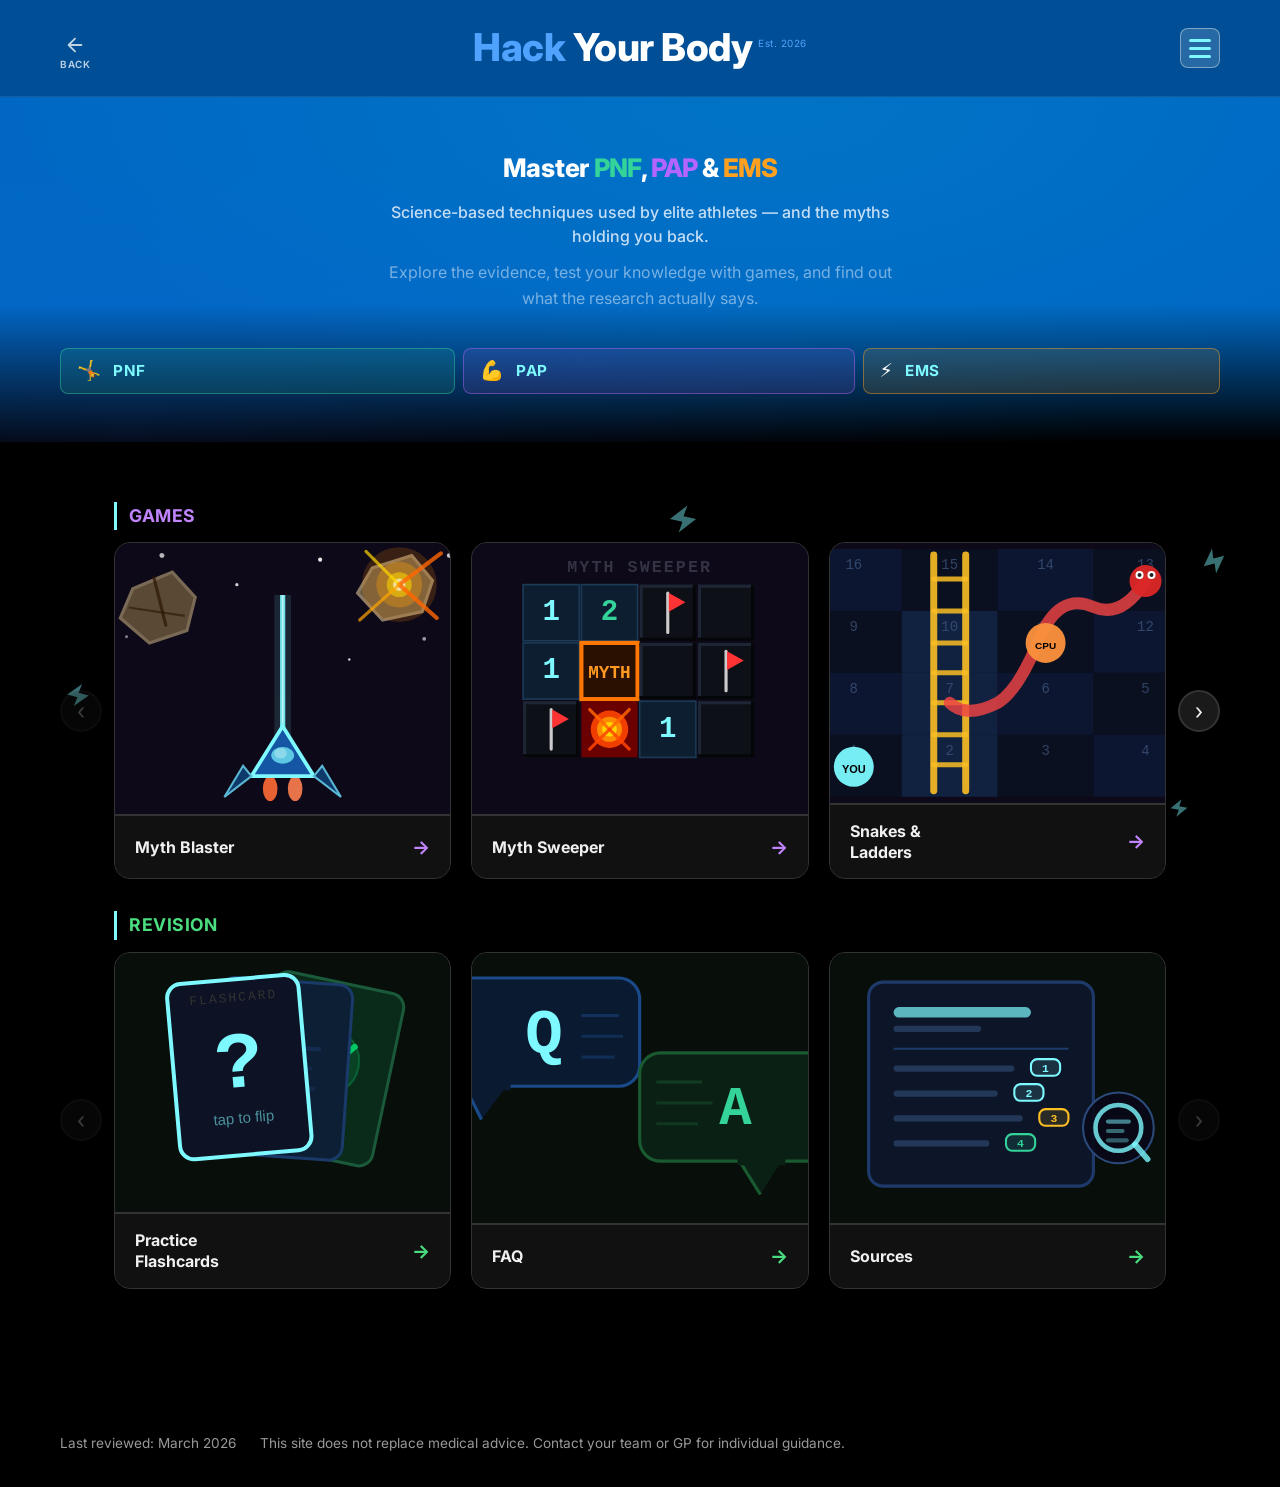
<file: index.html>
<!DOCTYPE html>
<html lang="en">
<head>
  <meta charset="UTF-8" />
  <meta name="viewport" content="width=device-width, initial-scale=1.0" />
  <title>Hack Your Body: Fact vs Myth</title>
  <meta name="description" content="Evidence-based myths, busted. Know the facts — join your programme with confidence." />
  <link rel="stylesheet" href="css/style.css" />
</head>
<body>

  <!-- Background bolts -->
  <div class="bolt-layer" aria-hidden="true">
    <svg class="bolt bolt-1" viewBox="0 0 24 24"><path d="M13 2L3 14h9l-1 8 10-12h-9l1-8z"/></svg>
    <svg class="bolt bolt-2" viewBox="0 0 24 24"><path d="M13 2L3 14h9l-1 8 10-12h-9l1-8z"/></svg>
    <svg class="bolt bolt-3" viewBox="0 0 24 24"><path d="M13 2L3 14h9l-1 8 10-12h-9l1-8z"/></svg>
    <svg class="bolt bolt-4" viewBox="0 0 24 24"><path d="M13 2L3 14h9l-1 8 10-12h-9l1-8z"/></svg>
    <svg class="bolt bolt-5" viewBox="0 0 24 24"><path d="M13 2L3 14h9l-1 8 10-12h-9l1-8z"/></svg>
    <svg class="bolt bolt-6" viewBox="0 0 24 24"><path d="M13 2L3 14h9l-1 8 10-12h-9l1-8z"/></svg>
    <svg class="bolt bolt-7" viewBox="0 0 24 24"><path d="M13 2L3 14h9l-1 8 10-12h-9l1-8z"/></svg>
    <svg class="bolt bolt-8" viewBox="0 0 24 24"><path d="M13 2L3 14h9l-1 8 10-12h-9l1-8z"/></svg>
    <svg class="bolt bolt-9" viewBox="0 0 24 24"><path d="M13 2L3 14h9l-1 8 10-12h-9l1-8z"/></svg>
  </div>

  <!-- Desktop header -->
  <header class="site-header">
    <div class="container">
      <button class="back-btn" onclick="history.back()" aria-label="Go back">
        <svg viewBox="0 0 24 24" fill="none" stroke="currentColor" stroke-width="2" stroke-linecap="round" stroke-linejoin="round" aria-hidden="true"><path d="M19 12H5M12 5l-7 7 7 7" stroke-linecap="round" stroke-linejoin="round"/></svg>
        Back
      </button>
      <a href="index.html" class="logo"><span>Hack</span> Your Body<span class="logo-est">Est. 2026</span></a>
    </div>
  </header>

  <!-- Hero -->
  <section class="hero">
    <canvas id="hero-binary" style="position:absolute;inset:0;width:100%;height:100%;z-index:0;pointer-events:none;" aria-hidden="true"></canvas>
    <div class="container" style="position:relative;z-index:1;">
      <h1 class="hero-tagline">Master <span class="hero-tech hero-tech--pnf">PNF</span>, <span class="hero-tech hero-tech--pap">PAP</span> &amp; <span class="hero-tech hero-tech--ems">EMS</span></h1>
      <p class="hero-descriptor">Science-based techniques used by elite athletes — and the myths holding you back.</p>
      <p class="hero-sub">Explore the evidence, test your knowledge with games, and find out what the research actually says.</p>

      <div class="abbr-list">
        <div class="abbr-item">
          <div class="abbr-trigger">
            <span class="abbr-icon">🤸</span>
            <span class="abbr-tag">PNF</span>
          </div>
          <div class="abbr-body">
            <strong>Proprioceptive Neuromuscular Facilitation</strong> — Stretching technique using contract–relax muscle actions to increase flexibility and range of motion.
          </div>
        </div>
        <div class="abbr-item">
          <div class="abbr-trigger">
            <span class="abbr-icon">💪</span>
            <span class="abbr-tag">PAP</span>
          </div>
          <div class="abbr-body">
            <strong>Post-Activation Potentiation</strong> — Temporary performance boost after a heavy or explosive contraction due to increased neuromuscular activation.
          </div>
        </div>
        <div class="abbr-item">
          <div class="abbr-trigger">
            <span class="abbr-icon">⚡</span>
            <span class="abbr-tag">EMS</span>
          </div>
          <div class="abbr-body">
            <strong>Electrical Muscle Stimulation</strong> — Electrical impulses applied to muscles to cause contractions for training, recovery, or rehabilitation.
          </div>
        </div>
      </div>
      <p class="abbr-hint-mobile">Tap a card to expand</p>
    </div>
  </section>

  <!-- Navigation hub -->
  <main>
    <section class="nav-hub">
      <div class="container">
        <!-- Row 1 -->
        <h2 class="carousel-heading" style="color:#c084fc">Games</h2>
        <div class="carousel-row" data-carousel data-theme="games">
          <button class="carousel-btn carousel-prev" aria-label="Previous">&#8249;</button>
          <div class="carousel-overflow">
            <div class="carousel-track">

              <a href="game.html" class="nav-hub-card">
                <div class="nav-hub-img-placeholder">
                  <svg viewBox="0 0 200 130" xmlns="http://www.w3.org/2000/svg" width="100%" height="100%" preserveAspectRatio="xMidYMid slice" aria-hidden="true">
                    <rect width="200" height="130" fill="none"/>
                    <circle cx="12" cy="10" r="0.9" fill="#fff" opacity="0.9"/><circle cx="42" cy="6" r="1.2" fill="#fff" opacity="0.7"/>
                    <circle cx="78" cy="20" r="0.8" fill="#fff" opacity="0.8"/><circle cx="118" cy="8" r="1" fill="#fff" opacity="0.9"/>
                    <circle cx="152" cy="14" r="0.7" fill="#fff" opacity="0.6"/><circle cx="180" cy="6" r="1.1" fill="#fff" opacity="0.8"/>
                    <circle cx="25" cy="45" r="0.7" fill="#fff" opacity="0.5"/><circle cx="168" cy="46" r="0.9" fill="#fff" opacity="0.6"/>
                    <circle cx="132" cy="56" r="0.6" fill="#fff" opacity="0.8"/><circle cx="55" cy="30" r="0.7" fill="#fff" opacity="0.6"/>
                    <circle cx="192" cy="55" r="0.8" fill="#fff" opacity="0.6"/><circle cx="10" cy="72" r="0.6" fill="#fff" opacity="0.5"/>
                    <polygon points="28,22 47,14 58,26 54,42 36,48 22,36" fill="#5a4a35" stroke="#7a6a55" stroke-width="1.5"/>
                    <line x1="38" y1="16" x2="44" y2="40" stroke="#2a1500" stroke-width="1.5" opacity="0.7"/>
                    <line x1="26" y1="31" x2="53" y2="35" stroke="#2a1500" stroke-width="1" opacity="0.6"/>
                    <polygon points="143,12 162,6 172,18 167,33 148,37 136,24" fill="#6a5a45" stroke="#8a7a65" stroke-width="1.5"/>
                    <circle cx="156" cy="20" r="18" fill="#FF8C00" opacity="0.18"/><circle cx="156" cy="20" r="11" fill="#FFA500" opacity="0.32"/>
                    <circle cx="156" cy="20" r="6" fill="#FFD700" opacity="0.55"/><circle cx="156" cy="20" r="3" fill="#fff" opacity="0.6"/>
                    <line x1="156" y1="20" x2="176" y2="5" stroke="#FF6600" stroke-width="2" opacity="0.8" stroke-linecap="round"/>
                    <line x1="156" y1="20" x2="140" y2="4" stroke="#FFD700" stroke-width="1.5" opacity="0.7" stroke-linecap="round"/>
                    <line x1="156" y1="20" x2="174" y2="36" stroke="#FF6600" stroke-width="2" opacity="0.8" stroke-linecap="round"/>
                    <line x1="156" y1="20" x2="137" y2="37" stroke="#FFA500" stroke-width="1.5" opacity="0.7" stroke-linecap="round"/>
                    <polygon points="185,48 192,43 196,51 190,57 183,54" fill="#5a5055" stroke="#7a7075" stroke-width="1"/>
                    <line x1="100" y1="108" x2="100" y2="25" stroke="#7DF9FF" stroke-width="8" opacity="0.12"/>
                    <line x1="100" y1="108" x2="100" y2="25" stroke="#7DF9FF" stroke-width="2.5" opacity="0.9"/>
                    <line x1="100" y1="108" x2="100" y2="25" stroke="#fff" stroke-width="0.8" opacity="0.5"/>
                    <ellipse cx="94" cy="118" rx="3.5" ry="6" fill="#FF6B35" opacity="0.9"/>
                    <ellipse cx="106" cy="118" rx="3.5" ry="6" fill="#FF8050" opacity="0.9"/>
                    <polygon points="100,88 85,112 115,112" fill="#1455a4" stroke="#7DF9FF" stroke-width="1.8"/>
                    <polygon points="85,112 72,122 81,107" fill="#0d3a6a" stroke="#5ab8d4" stroke-width="1"/>
                    <polygon points="115,112 128,122 119,107" fill="#0d3a6a" stroke="#5ab8d4" stroke-width="1"/>
                    <ellipse cx="100" cy="102" rx="5.5" ry="4" fill="#7DF9FF" opacity="0.7"/>
                    <ellipse cx="99" cy="101" rx="3" ry="2.5" fill="#fff" opacity="0.3"/>
                  </svg>
                </div>
                <div class="nav-hub-label">
                  <span class="nav-hub-title">Myth Blaster</span>
                  <span class="nav-hub-arrow">→</span>
                </div>
              </a>

              <a href="minesweeper.html" class="nav-hub-card">
                <div class="nav-hub-img-placeholder">
                  <svg viewBox="0 0 200 130" xmlns="http://www.w3.org/2000/svg" width="100%" height="100%" preserveAspectRatio="xMidYMid slice" aria-hidden="true">
                    <rect width="200" height="130" fill="none"/>
                    <text x="100" y="14" text-anchor="middle" font-size="8" font-weight="700" fill="#334" font-family="monospace" letter-spacing="1">MYTH SWEEPER</text>
                    <!-- Row 0: R1, R2, Flag, Unrevealed -->
                    <rect x="44" y="20" width="27" height="27" fill="#0d1e30" stroke="#1a3a55" stroke-width="0.8"/>
                    <text x="57.5" y="37" text-anchor="middle" font-size="14" font-weight="700" fill="#7DF9FF" font-family="monospace">1</text>
                    <rect x="72" y="20" width="27" height="27" fill="#0d1e30" stroke="#1a3a55" stroke-width="0.8"/>
                    <text x="85.5" y="37" text-anchor="middle" font-size="14" font-weight="700" fill="#34d399" font-family="monospace">2</text>
                    <rect x="100" y="20" width="27" height="27" fill="#0e1018"/>
                    <rect x="100" y="20" width="27" height="1.5" fill="#1e2535"/><rect x="100" y="20" width="1.5" height="27" fill="#1e2535"/>
                    <rect x="100" y="45.5" width="27" height="1.5" fill="#050608"/><rect x="125.5" y="20" width="1.5" height="27" fill="#050608"/>
                    <line x1="113.5" y1="24" x2="113.5" y2="43" stroke="#ccc" stroke-width="1.5" stroke-linecap="round"/>
                    <polygon points="114,24 114,33 122,28.5" fill="#FF3333"/>
                    <rect x="128" y="20" width="27" height="27" fill="#0e1018"/>
                    <rect x="128" y="20" width="27" height="1.5" fill="#1e2535"/><rect x="128" y="20" width="1.5" height="27" fill="#1e2535"/>
                    <rect x="128" y="45.5" width="27" height="1.5" fill="#050608"/><rect x="153.5" y="20" width="1.5" height="27" fill="#050608"/>
                    <!-- Row 1: R1, MYTH, Unrevealed, Flag -->
                    <rect x="44" y="48" width="27" height="27" fill="#0d1e30" stroke="#1a3a55" stroke-width="0.8"/>
                    <text x="57.5" y="65" text-anchor="middle" font-size="14" font-weight="700" fill="#7DF9FF" font-family="monospace">1</text>
                    <rect x="72" y="48" width="27" height="27" fill="#2a1000" stroke="#FF7700" stroke-width="2"/>
                    <text x="85.5" y="65" text-anchor="middle" font-size="8.5" font-weight="700" fill="#FF9922" font-family="monospace">MYTH</text>
                    <rect x="100" y="48" width="27" height="27" fill="#0e1018"/>
                    <rect x="100" y="48" width="27" height="1.5" fill="#1e2535"/><rect x="100" y="48" width="1.5" height="27" fill="#1e2535"/>
                    <rect x="100" y="73.5" width="27" height="1.5" fill="#050608"/><rect x="125.5" y="48" width="1.5" height="27" fill="#050608"/>
                    <rect x="128" y="48" width="27" height="27" fill="#0e1018"/>
                    <rect x="128" y="48" width="27" height="1.5" fill="#1e2535"/><rect x="128" y="48" width="1.5" height="27" fill="#1e2535"/>
                    <rect x="128" y="73.5" width="27" height="1.5" fill="#050608"/><rect x="153.5" y="48" width="1.5" height="27" fill="#050608"/>
                    <line x1="141.5" y1="52" x2="141.5" y2="71" stroke="#ccc" stroke-width="1.5" stroke-linecap="round"/>
                    <polygon points="142,52 142,61 150,56.5" fill="#FF3333"/>
                    <!-- Row 2: Flag, Exploded, R1, Unrevealed -->
                    <rect x="44" y="76" width="27" height="27" fill="#0e1018"/>
                    <rect x="44" y="76" width="27" height="1.5" fill="#1e2535"/><rect x="44" y="76" width="1.5" height="27" fill="#1e2535"/>
                    <rect x="44" y="101.5" width="27" height="1.5" fill="#050608"/><rect x="69.5" y="76" width="1.5" height="27" fill="#050608"/>
                    <line x1="57.5" y1="80" x2="57.5" y2="99" stroke="#ccc" stroke-width="1.5" stroke-linecap="round"/>
                    <polygon points="58,80 58,89 66,84.5" fill="#FF3333"/>
                    <rect x="72" y="76" width="27" height="27" fill="#6b0000"/>
                    <circle cx="85.5" cy="89.5" r="9" fill="#FF4500" opacity="0.9"/>
                    <circle cx="85.5" cy="89.5" r="6" fill="#FF8C00"/>
                    <circle cx="85.5" cy="89.5" r="3.5" fill="#FFD700"/>
                    <line x1="85.5" y1="89.5" x2="76" y2="80" stroke="#FF6600" stroke-width="1.5" opacity="0.85" stroke-linecap="round"/>
                    <line x1="85.5" y1="89.5" x2="95" y2="80" stroke="#FF6600" stroke-width="1.5" opacity="0.85" stroke-linecap="round"/>
                    <line x1="85.5" y1="89.5" x2="76" y2="99" stroke="#FF4500" stroke-width="1.5" opacity="0.85" stroke-linecap="round"/>
                    <line x1="85.5" y1="89.5" x2="95" y2="99" stroke="#FF4500" stroke-width="1.5" opacity="0.85" stroke-linecap="round"/>
                    <rect x="100" y="76" width="27" height="27" fill="#0d1e30" stroke="#1a3a55" stroke-width="0.8"/>
                    <text x="113.5" y="93" text-anchor="middle" font-size="14" font-weight="700" fill="#7DF9FF" font-family="monospace">1</text>
                    <rect x="128" y="76" width="27" height="27" fill="#0e1018"/>
                    <rect x="128" y="76" width="27" height="1.5" fill="#1e2535"/><rect x="128" y="76" width="1.5" height="27" fill="#1e2535"/>
                    <rect x="128" y="101.5" width="27" height="1.5" fill="#050608"/><rect x="153.5" y="76" width="1.5" height="27" fill="#050608"/>
                  </svg>
                </div>
                <div class="nav-hub-label">
                  <span class="nav-hub-title">Myth Sweeper</span>
                  <span class="nav-hub-arrow">→</span>
                </div>
              </a>

              <a href="snakes.html" class="nav-hub-card">
                <div class="nav-hub-img-placeholder">
                  <svg viewBox="0 0 200 130" xmlns="http://www.w3.org/2000/svg" width="100%" height="100%" preserveAspectRatio="xMidYMid slice" aria-hidden="true">
                    <rect width="200" height="130" fill="none"/>
                    <!-- 4×4 board grid (cells 48×31) -->
                    <rect x="4"   y="3"  width="48" height="31" fill="#0c1630"/>
                    <rect x="52"  y="3"  width="48" height="31" fill="#0a1020"/>
                    <rect x="100" y="3"  width="48" height="31" fill="#0c1630"/>
                    <rect x="148" y="3"  width="52" height="31" fill="#0a1020"/>
                    <rect x="4"   y="34" width="48" height="31" fill="#0a1020"/>
                    <rect x="52"  y="34" width="48" height="31" fill="#112240"/>
                    <rect x="100" y="34" width="48" height="31" fill="#0a1020"/>
                    <rect x="148" y="34" width="52" height="31" fill="#0c1630"/>
                    <rect x="4"   y="65" width="48" height="31" fill="#0c1630"/>
                    <rect x="52"  y="65" width="48" height="31" fill="#112240"/>
                    <rect x="100" y="65" width="48" height="31" fill="#0c1630"/>
                    <rect x="148" y="65" width="52" height="31" fill="#0a1020"/>
                    <rect x="4"   y="96" width="48" height="31" fill="#0a1020"/>
                    <rect x="52"  y="96" width="48" height="31" fill="#112240"/>
                    <rect x="100" y="96" width="48" height="31" fill="#0a1020"/>
                    <rect x="148" y="96" width="52" height="31" fill="#0c1630"/>
                    <!-- Cell numbers -->
                    <text x="28"  y="13"  text-anchor="middle" font-size="7" fill="rgba(90,120,170,0.5)" font-family="monospace">16</text>
                    <text x="76"  y="13"  text-anchor="middle" font-size="7" fill="rgba(90,120,170,0.5)" font-family="monospace">15</text>
                    <text x="124" y="13"  text-anchor="middle" font-size="7" fill="rgba(90,120,170,0.5)" font-family="monospace">14</text>
                    <text x="174" y="13"  text-anchor="middle" font-size="7" fill="rgba(90,120,170,0.5)" font-family="monospace">13</text>
                    <text x="28"  y="44"  text-anchor="middle" font-size="7" fill="rgba(90,120,170,0.5)" font-family="monospace">9</text>
                    <text x="76"  y="44"  text-anchor="middle" font-size="7" fill="rgba(90,120,170,0.45)" font-family="monospace">10</text>
                    <text x="124" y="44"  text-anchor="middle" font-size="7" fill="rgba(90,120,170,0.5)" font-family="monospace">11</text>
                    <text x="174" y="44"  text-anchor="middle" font-size="7" fill="rgba(90,120,170,0.5)" font-family="monospace">12</text>
                    <text x="28"  y="75"  text-anchor="middle" font-size="7" fill="rgba(90,120,170,0.5)" font-family="monospace">8</text>
                    <text x="76"  y="75"  text-anchor="middle" font-size="7" fill="rgba(90,120,170,0.45)" font-family="monospace">7</text>
                    <text x="124" y="75"  text-anchor="middle" font-size="7" fill="rgba(90,120,170,0.5)" font-family="monospace">6</text>
                    <text x="174" y="75"  text-anchor="middle" font-size="7" fill="rgba(90,120,170,0.5)" font-family="monospace">5</text>
                    <text x="28"  y="106" text-anchor="middle" font-size="7" fill="rgba(90,120,170,0.5)" font-family="monospace">1</text>
                    <text x="76"  y="106" text-anchor="middle" font-size="7" fill="rgba(90,120,170,0.45)" font-family="monospace">2</text>
                    <text x="124" y="106" text-anchor="middle" font-size="7" fill="rgba(90,120,170,0.5)" font-family="monospace">3</text>
                    <text x="174" y="106" text-anchor="middle" font-size="7" fill="rgba(90,120,170,0.5)" font-family="monospace">4</text>
                    <!-- Ladder in col 1 (x=52-100): vertical rails + rungs -->
                    <line x1="68" y1="6"   x2="68" y2="124" stroke="#fbbf24" stroke-width="3.5" stroke-linecap="round" opacity="0.9"/>
                    <line x1="84" y1="6"   x2="84" y2="124" stroke="#fbbf24" stroke-width="3.5" stroke-linecap="round" opacity="0.9"/>
                    <line x1="68" y1="18"  x2="84" y2="18"  stroke="#fbbf24" stroke-width="2.5" stroke-linecap="round" opacity="0.85"/>
                    <line x1="68" y1="34"  x2="84" y2="34"  stroke="#fbbf24" stroke-width="2.5" stroke-linecap="round" opacity="0.85"/>
                    <line x1="68" y1="50"  x2="84" y2="50"  stroke="#fbbf24" stroke-width="2.5" stroke-linecap="round" opacity="0.85"/>
                    <line x1="68" y1="65"  x2="84" y2="65"  stroke="#fbbf24" stroke-width="2.5" stroke-linecap="round" opacity="0.85"/>
                    <line x1="68" y1="80"  x2="84" y2="80"  stroke="#fbbf24" stroke-width="2.5" stroke-linecap="round" opacity="0.85"/>
                    <line x1="68" y1="96"  x2="84" y2="96"  stroke="#fbbf24" stroke-width="2.5" stroke-linecap="round" opacity="0.85"/>
                    <line x1="68" y1="111" x2="84" y2="111" stroke="#fbbf24" stroke-width="2.5" stroke-linecap="round" opacity="0.85"/>
                    <!-- Snake diagonal top-right to bottom-left -->
                    <path d="M174,19 Q162,38 148,32 Q130,24 120,50 Q110,74 100,80 Q84,88 76,80" fill="none" stroke="#ef4444" stroke-width="6" stroke-linecap="round" stroke-linejoin="round" opacity="0.82"/>
                    <!-- Snake head -->
                    <circle cx="174" cy="19" r="8" fill="#dc2626" opacity="0.95"/>
                    <circle cx="171" cy="16" r="2" fill="#fff"/>
                    <circle cx="177" cy="16" r="2" fill="#fff"/>
                    <circle cx="171" cy="16" r="1" fill="#222"/>
                    <circle cx="177" cy="16" r="1" fill="#222"/>
                    <!-- YOU piece -->
                    <circle cx="28" cy="112" r="10" fill="#7DF9FF" opacity="0.95"/>
                    <text x="28" y="115" text-anchor="middle" font-size="5.5" fill="#000" font-weight="700" font-family="sans-serif">YOU</text>
                    <!-- CPU piece -->
                    <circle cx="124" cy="50" r="10" fill="#fb923c" opacity="0.95"/>
                    <text x="124" y="53" text-anchor="middle" font-size="5" fill="#000" font-weight="700" font-family="sans-serif">CPU</text>
                  </svg>
                </div>
                <div class="nav-hub-label">
                  <span class="nav-hub-title">Snakes &amp;<br>Ladders</span>
                  <span class="nav-hub-arrow">→</span>
                </div>
              </a>

              <a href="whack.html" class="nav-hub-card">
                <div class="nav-hub-img-placeholder">
                  <svg viewBox="0 0 200 130" xmlns="http://www.w3.org/2000/svg" width="100%" height="100%" preserveAspectRatio="xMidYMid slice" aria-hidden="true">
                    <rect width="200" height="130" fill="none"/>
                    <!-- Ground strip -->
                    <rect x="0" y="88" width="200" height="42" fill="#1a0d06" opacity="0.7" rx="0"/>
                    <!-- ── Left mole (MYTH — angry) ── -->
                    <!-- hole shadow -->
                    <ellipse cx="46" cy="106" rx="30" ry="13" fill="#110700"/>
                    <!-- body -->
                    <ellipse cx="46" cy="94" rx="20" ry="20" fill="#9a6835"/>
                    <!-- hole rim over body bottom -->
                    <ellipse cx="46" cy="106" rx="30" ry="13" fill="#2e1206"/>
                    <!-- head -->
                    <circle cx="46" cy="74" r="20" fill="#b8845a"/>
                    <circle cx="46" cy="76" r="16" fill="#c8955a"/>
                    <!-- angry eyebrows -->
                    <line x1="35" y1="66" x2="44" y2="70" stroke="#4a2808" stroke-width="2.5" stroke-linecap="round"/>
                    <line x1="57" y1="66" x2="48" y2="70" stroke="#4a2808" stroke-width="2.5" stroke-linecap="round"/>
                    <!-- eyes -->
                    <circle cx="38" cy="72" r="5.5" fill="#1a1010"/>
                    <circle cx="54" cy="72" r="5.5" fill="#1a1010"/>
                    <circle cx="39" cy="70.5" r="1.8" fill="#fff"/>
                    <circle cx="55" cy="70.5" r="1.8" fill="#fff"/>
                    <!-- snout + nose -->
                    <ellipse cx="46" cy="80" rx="9" ry="7" fill="#c8a070"/>
                    <ellipse cx="46" cy="79" rx="5" ry="3.5" fill="#b06060"/>
                    <!-- MYTH badge -->
                    <rect x="27" y="46" width="38" height="14" rx="4" fill="#ef4444"/>
                    <text x="46" y="56.5" text-anchor="middle" font-size="7" fill="#fff" font-weight="800" font-family="sans-serif" letter-spacing="0.5">MYTH</text>

                    <!-- ── Right mole (FACT — friendly) ── -->
                    <!-- hole shadow -->
                    <ellipse cx="154" cy="106" rx="30" ry="13" fill="#110700"/>
                    <!-- body -->
                    <ellipse cx="154" cy="94" rx="20" ry="20" fill="#9a6835"/>
                    <!-- hole rim -->
                    <ellipse cx="154" cy="106" rx="30" ry="13" fill="#2e1206"/>
                    <!-- head -->
                    <circle cx="154" cy="74" r="20" fill="#b8845a"/>
                    <circle cx="154" cy="76" r="16" fill="#c8955a"/>
                    <!-- friendly eyebrows -->
                    <path d="M143 68 Q148 65 153 68" fill="none" stroke="#6a4020" stroke-width="1.8" stroke-linecap="round"/>
                    <path d="M155 68 Q160 65 165 68" fill="none" stroke="#6a4020" stroke-width="1.8" stroke-linecap="round"/>
                    <!-- eyes -->
                    <circle cx="146" cy="72" r="5.5" fill="#1a1010"/>
                    <circle cx="162" cy="72" r="5.5" fill="#1a1010"/>
                    <circle cx="147" cy="70.5" r="1.8" fill="#fff"/>
                    <circle cx="163" cy="70.5" r="1.8" fill="#fff"/>
                    <!-- snout + nose -->
                    <ellipse cx="154" cy="80" rx="9" ry="7" fill="#c8a070"/>
                    <ellipse cx="154" cy="79" rx="5" ry="3.5" fill="#b06060"/>
                    <!-- smile -->
                    <path d="M147 84 Q154 90 161 84" fill="none" stroke="#7a4020" stroke-width="2" stroke-linecap="round"/>
                    <!-- FACT badge -->
                    <rect x="135" y="46" width="38" height="14" rx="4" fill="#4FA3FF"/>
                    <text x="154" y="56.5" text-anchor="middle" font-size="7" fill="#fff" font-weight="800" font-family="sans-serif" letter-spacing="0.5">FACT</text>

                    <!-- ── Centre hole (empty/hidden mole) ── -->
                    <ellipse cx="100" cy="106" rx="30" ry="13" fill="#110700"/>
                    <ellipse cx="100" cy="106" rx="30" ry="13" fill="#2e1206" opacity="0.8"/>

                    <!-- Mallet -->
                    <g transform="rotate(-30, 100, 30)">
                      <rect x="94" y="14" width="7" height="26" rx="3" fill="#5a3015"/>
                      <rect x="88" y="10" width="19" height="13" rx="4" fill="#3d1e08"/>
                    </g>

                    <!-- Score badge -->
                    <rect x="4" y="4" width="38" height="16" rx="5" fill="rgba(192,132,252,0.18)" stroke="rgba(192,132,252,0.35)" stroke-width="1"/>
                    <text x="23" y="15.5" text-anchor="middle" font-size="8.5" font-weight="800" fill="#c084fc" font-family="sans-serif">+10</text>
                  </svg>
                </div>
                <div class="nav-hub-label">
                  <span class="nav-hub-title">Whack-a-Myth</span>
                  <span class="nav-hub-arrow">→</span>
                </div>
              </a>

              <a href="#" class="nav-hub-card nav-hub-card--tbd">
                <div class="nav-hub-icon">&#43;</div>
                <div class="nav-hub-label">
                  <span class="nav-hub-title">Coming Soon</span>
                  <span class="nav-hub-arrow">→</span>
                </div>
              </a>


            </div>
          </div>
          <button class="carousel-btn carousel-next" aria-label="Next">&#8250;</button>
        </div>

        <!-- Row 2 -->
        <h2 class="carousel-heading" style="color:#4ade80">Revision</h2>
        <div class="carousel-row" data-carousel data-theme="revision">
          <button class="carousel-btn carousel-prev" aria-label="Previous">&#8249;</button>
          <div class="carousel-overflow">
            <div class="carousel-track">

              <a href="practice.html" class="nav-hub-card">
                <div class="nav-hub-img-placeholder">
                  <svg viewBox="0 0 200 130" xmlns="http://www.w3.org/2000/svg" width="100%" height="100%" preserveAspectRatio="xMidYMid slice" aria-hidden="true">
                    <rect width="200" height="130" fill="none"/>
                    <!-- Back card -->
                    <g transform="rotate(12, 120, 65) translate(86, 14)">
                      <rect width="66" height="88" rx="7" fill="#0a2a1a" stroke="#1a5a3a" stroke-width="1.5"/>
                      <circle cx="33" cy="40" r="17" fill="rgba(0,200,100,0.15)" stroke="rgba(0,200,100,0.3)" stroke-width="1"/>
                      <polyline points="23,40 31,49 46,30" fill="none" stroke="#00c864" stroke-width="3" stroke-linecap="round" stroke-linejoin="round"/>
                      <text x="33" y="68" text-anchor="middle" font-size="7.5" fill="#1a5a3a" font-family="sans-serif">ANSWER</text>
                    </g>
                    <!-- Middle card -->
                    <g transform="rotate(4, 100, 65) translate(66, 14)">
                      <rect width="66" height="88" rx="7" fill="#0d1f35" stroke="#1a3a6a" stroke-width="1.5"/>
                      <line x1="14" y1="33" x2="52" y2="33" stroke="#1a3a6a" stroke-width="2" opacity="0.5"/>
                      <line x1="14" y1="43" x2="48" y2="43" stroke="#1a3a6a" stroke-width="2" opacity="0.4"/>
                      <line x1="14" y1="53" x2="50" y2="53" stroke="#1a3a6a" stroke-width="2" opacity="0.4"/>
                    </g>
                    <!-- Front card -->
                    <g transform="rotate(-5, 80, 65) translate(46, 13)">
                      <rect width="66" height="88" rx="7" fill="#0d1224" stroke="#7DF9FF" stroke-width="2"/>
                      <text x="33" y="11" text-anchor="middle" font-size="6.5" fill="#333" font-family="monospace" letter-spacing="1">FLASHCARD</text>
                      <text x="33" y="54" text-anchor="middle" font-size="40" fill="#7DF9FF" font-weight="700" font-family="monospace">?</text>
                      <text x="33" y="72" text-anchor="middle" font-size="7.5" fill="rgba(125,249,255,0.55)" font-family="sans-serif">tap to flip</text>
                    </g>
                  </svg>
                </div>
                <div class="nav-hub-label">
                  <span class="nav-hub-title">Practice<br>Flashcards</span>
                  <span class="nav-hub-arrow">→</span>
                </div>
              </a>

              <a href="faq.html" class="nav-hub-card">
                <div class="nav-hub-img-placeholder">
                  <svg viewBox="0 0 200 130" xmlns="http://www.w3.org/2000/svg" width="100%" height="100%" preserveAspectRatio="xMidYMid slice" aria-hidden="true">
                    <rect width="200" height="130" fill="none"/>
                    <!-- Q bubble (top-left) -->
                    <rect x="8" y="12" width="92" height="52" rx="10" fill="#0a1a30" stroke="#1a4a8a" stroke-width="1.5"/>
                    <polygon points="16,64 36,64 24,80" fill="#0a1a30"/>
                    <line x1="16" y1="64" x2="24" y2="80" stroke="#1a4a8a" stroke-width="1.5"/>
                    <rect x="16" y="62" width="22" height="4" fill="#0a1a30"/>
                    <text x="54" y="48" text-anchor="middle" font-size="30" fill="#7DF9FF" font-weight="700" font-family="monospace">Q</text>
                    <line x1="72" y1="30" x2="90" y2="30" stroke="#1a4a8a" stroke-width="1.5" opacity="0.5"/>
                    <line x1="72" y1="40" x2="92" y2="40" stroke="#1a4a8a" stroke-width="1.5" opacity="0.4"/>
                    <line x1="72" y1="50" x2="88" y2="50" stroke="#1a4a8a" stroke-width="1.5" opacity="0.4"/>
                    <!-- A bubble (bottom-right) -->
                    <rect x="100" y="48" width="92" height="52" rx="10" fill="#0a2015" stroke="#1a5a30" stroke-width="1.5"/>
                    <polygon points="148,100 168,100 158,116" fill="#0a2015"/>
                    <line x1="148" y1="100" x2="158" y2="116" stroke="#1a5a30" stroke-width="1.5"/>
                    <rect x="147" y="98" width="23" height="4" fill="#0a2015"/>
                    <text x="146" y="82" text-anchor="middle" font-size="26" fill="#34d399" font-weight="700" font-family="monospace">A</text>
                    <line x1="108" y1="62" x2="130" y2="62" stroke="#1a5a30" stroke-width="1.5" opacity="0.5"/>
                    <line x1="108" y1="72" x2="135" y2="72" stroke="#1a5a30" stroke-width="1.5" opacity="0.4"/>
                    <line x1="108" y1="82" x2="128" y2="82" stroke="#1a5a30" stroke-width="1.5" opacity="0.4"/>
                  </svg>
                </div>
                <div class="nav-hub-label">
                  <span class="nav-hub-title">FAQ</span>
                  <span class="nav-hub-arrow">→</span>
                </div>
              </a>

              <a href="sources.html" class="nav-hub-card">
                <div class="nav-hub-img-placeholder">
                  <svg viewBox="0 0 200 130" xmlns="http://www.w3.org/2000/svg" width="100%" height="100%" preserveAspectRatio="xMidYMid slice" aria-hidden="true">
                    <rect width="200" height="130" fill="none"/>
                    <!-- Document body -->
                    <rect x="38" y="14" width="108" height="98" rx="7" fill="#0c1628" stroke="#1e3a6a" stroke-width="1.5"/>
                    <!-- Title bar -->
                    <rect x="50" y="26" width="66" height="5" rx="2.5" fill="#7DF9FF" opacity="0.7"/>
                    <rect x="50" y="35" width="42" height="3" rx="1.5" fill="#3a5a8a" opacity="0.5"/>
                    <!-- Divider -->
                    <line x1="50" y1="46" x2="134" y2="46" stroke="#1e3a6a" stroke-width="1"/>
                    <!-- Row 1 -->
                    <rect x="50" y="54" width="58" height="3" rx="1.5" fill="#3a5a8a" opacity="0.5"/>
                    <rect x="116" y="51" width="14" height="8" rx="3" fill="rgba(125,249,255,0.12)" stroke="#7DF9FF" stroke-width="1"/>
                    <text x="123" y="57" text-anchor="middle" font-size="5.5" fill="#7DF9FF" font-family="monospace" font-weight="700">1</text>
                    <!-- Row 2 -->
                    <rect x="50" y="66" width="50" height="3" rx="1.5" fill="#3a5a8a" opacity="0.5"/>
                    <rect x="108" y="63" width="14" height="8" rx="3" fill="rgba(125,249,255,0.12)" stroke="#7DF9FF" stroke-width="1"/>
                    <text x="115" y="69" text-anchor="middle" font-size="5.5" fill="#7DF9FF" font-family="monospace" font-weight="700">2</text>
                    <!-- Row 3 -->
                    <rect x="50" y="78" width="62" height="3" rx="1.5" fill="#3a5a8a" opacity="0.5"/>
                    <rect x="120" y="75" width="14" height="8" rx="3" fill="rgba(251,191,36,0.12)" stroke="#fbbf24" stroke-width="1"/>
                    <text x="127" y="81" text-anchor="middle" font-size="5.5" fill="#fbbf24" font-family="monospace" font-weight="700">3</text>
                    <!-- Row 4 -->
                    <rect x="50" y="90" width="46" height="3" rx="1.5" fill="#3a5a8a" opacity="0.5"/>
                    <rect x="104" y="87" width="14" height="8" rx="3" fill="rgba(52,211,153,0.12)" stroke="#34d399" stroke-width="1"/>
                    <text x="111" y="93" text-anchor="middle" font-size="5.5" fill="#34d399" font-family="monospace" font-weight="700">4</text>
                    <!-- Magnifying glass -->
                    <circle cx="158" cy="84" r="17" fill="rgba(8,8,24,0.9)" stroke="#2a4a7a" stroke-width="1"/>
                    <circle cx="158" cy="84" r="11" fill="none" stroke="#7DF9FF" stroke-width="2.2" opacity="0.8"/>
                    <line x1="166" y1="92" x2="172" y2="99" stroke="#7DF9FF" stroke-width="2.8" stroke-linecap="round" opacity="0.8"/>
                    <!-- Text lines inside glass -->
                    <rect x="152" y="80" width="12" height="2" rx="1" fill="#7DF9FF" opacity="0.5"/>
                    <rect x="152" y="84.5" width="9" height="2" rx="1" fill="#7DF9FF" opacity="0.4"/>
                    <rect x="152" y="89" width="11" height="2" rx="1" fill="#7DF9FF" opacity="0.35"/>
                  </svg>
                </div>
                <div class="nav-hub-label">
                  <span class="nav-hub-title">Sources</span>
                  <span class="nav-hub-arrow">→</span>
                </div>
              </a>


            </div>
          </div>
          <button class="carousel-btn carousel-next" aria-label="Next">&#8250;</button>
        </div>
      </div>
    </section>
  </main>

  <!-- Footer -->
  <footer class="site-footer">
    <div class="container">
      <div class="footer-meta">
        <span>Last reviewed: March 2026</span>
        <span>This site does not replace medical advice. Contact your team or GP for individual guidance.</span>
      </div>
    </div>
  </footer>

  <script src="js/app.js"></script>
  <script>
  (function () {
    const canvas = document.getElementById('hero-binary');
    if (!canvas) return;
    const ctx = canvas.getContext('2d');
    const FS = 14;
    let W, H, cols, drops;

    function init() {
      W = canvas.width  = canvas.offsetWidth;
      H = canvas.height = canvas.offsetHeight;
      cols  = Math.floor(W / FS);
      drops = Array.from({ length: cols }, () => ({
        y:     Math.random() * -(H / FS),
        speed: 0.12 + Math.random() * 0.22,
      }));
    }
    init();
    window.addEventListener('resize', init);

    let tick = 0;
    function draw() {
      tick++;
      ctx.clearRect(0, 0, W, H);
      ctx.font = FS + 'px monospace';
      const TRAIL = 7;

      drops.forEach((col, i) => {
        for (let t = TRAIL; t >= 0; t--) {
          const row = Math.floor(col.y) - t;
          if (row < 0) continue;
          const yPx = row * FS;
          if (yPx > H) continue;
          const alpha = t === 0 ? 0.55 : Math.max(0, 0.28 - t * 0.038);
          ctx.fillStyle = 'rgba(79,163,255,' + alpha + ')';
          const ch = ((i * 29 + row * 13 + (t === 0 ? tick : 0)) % 2) === 0 ? '1' : '0';
          ctx.fillText(ch, i * FS + 1, yPx);
        }
        col.y += col.speed;
        if (col.y * FS > H + TRAIL * FS) {
          col.y     = Math.random() * -(H / FS / 2);
          col.speed = 0.12 + Math.random() * 0.22;
        }
      });

      requestAnimationFrame(draw);
    }
    draw();
  })();
  </script>
</body>
</html>
</file>
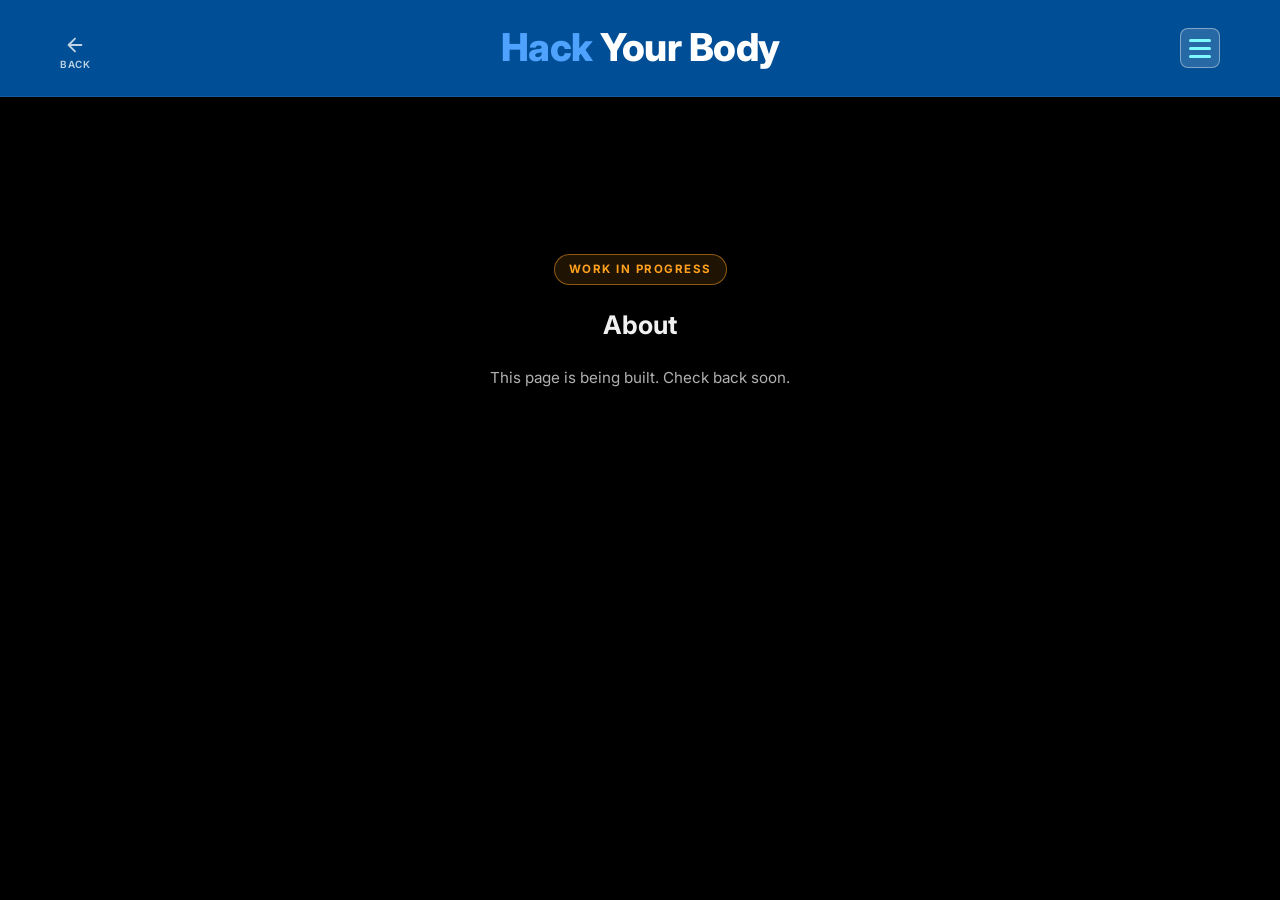
<file: about.html>
<!DOCTYPE html>
<html lang="en">
<head>
  <meta charset="UTF-8" />
  <meta name="viewport" content="width=device-width, initial-scale=1.0" />
  <title>About | Hack Your Body: Fact vs Myth</title>
  <link rel="stylesheet" href="css/style.css" />
  <style>
    .wip-wrap {
      display: flex;
      flex-direction: column;
      align-items: center;
      justify-content: center;
      min-height: 50vh;
      text-align: center;
      gap: 20px;
      padding: 60px 24px;
    }
    .wip-badge {
      display: inline-block;
      background: rgba(255,160,30,0.12);
      border: 1.5px solid rgba(255,160,30,0.5);
      color: #ffa01e;
      font-size: 0.72rem;
      font-weight: 700;
      letter-spacing: 1.5px;
      text-transform: uppercase;
      padding: 5px 14px;
      border-radius: 99px;
    }
    .wip-title { font-size: 1.6rem; font-weight: 700; color: #f0f0f0; margin: 0; }
    .wip-sub { color: var(--color-muted); font-size: 0.95rem; max-width: 380px; margin: 0; line-height: 1.6; }
  </style>
</head>
<body>

  <header class="site-header">
    <div class="container">
      <button class="back-btn" onclick="history.back()" aria-label="Go back">
        <svg viewBox="0 0 24 24" fill="none" stroke="currentColor" stroke-width="2" stroke-linecap="round" stroke-linejoin="round" aria-hidden="true"><path d="M19 12H5M12 5l-7 7 7 7"/></svg>
        Back
      </button>
      <a href="index.html" class="logo"><span>Hack</span> Your Body</a>
    </div>
  </header>

  <main>
    <div class="container">
      <div class="wip-wrap">
        <span class="wip-badge">Work in Progress</span>
        <p class="wip-title">About</p>
        <p class="wip-sub">This page is being built. Check back soon.</p>
      </div>
    </div>
  </main>

  <footer class="site-footer">
    <div class="container">
    </div>
  </footer>

  <script src="js/app.js"></script>
</body>
</html>
</file>
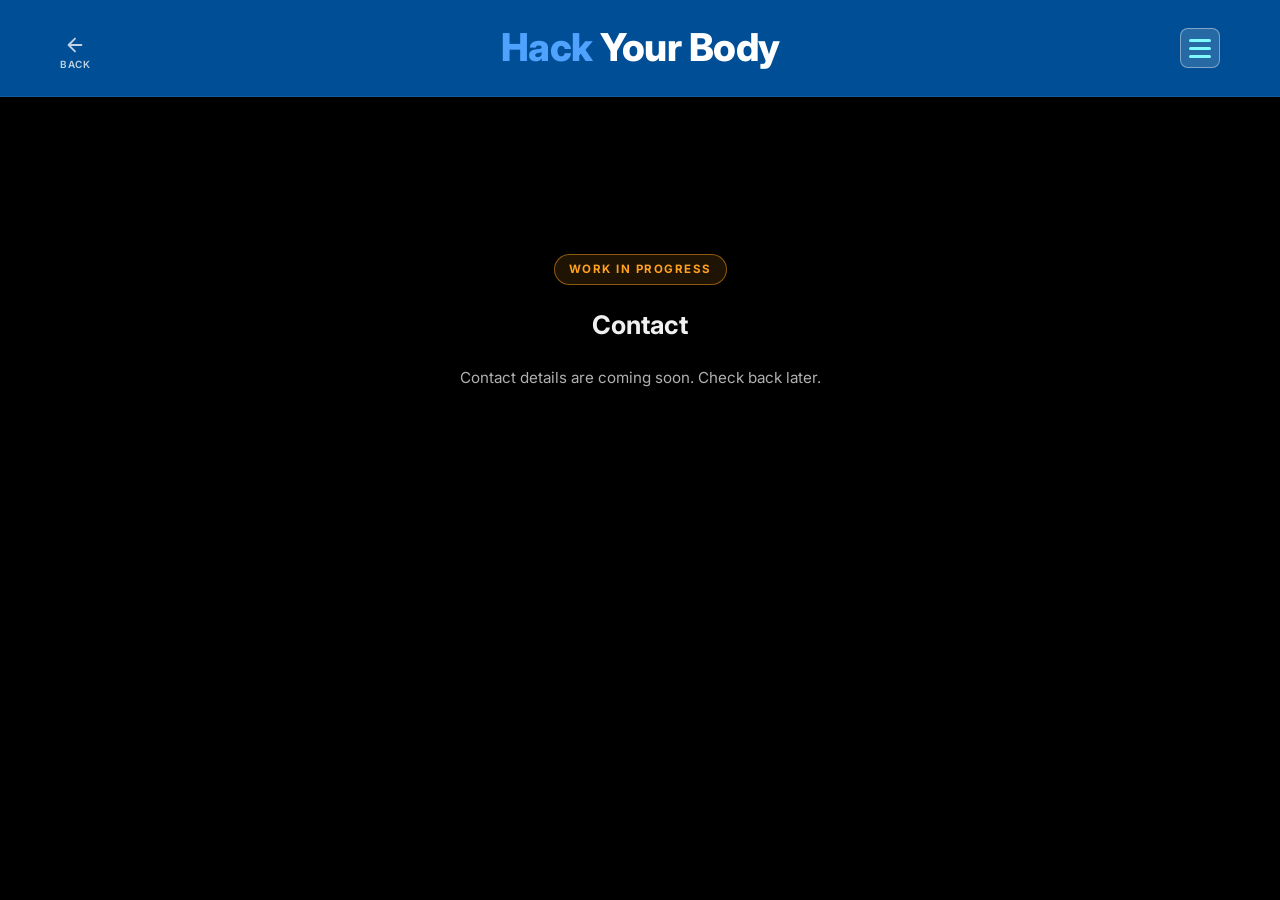
<file: contact.html>
<!DOCTYPE html>
<html lang="en">
<head>
  <meta charset="UTF-8" />
  <meta name="viewport" content="width=device-width, initial-scale=1.0" />
  <title>Contact | Hack Your Body: Fact vs Myth</title>
  <link rel="stylesheet" href="css/style.css" />
  <style>
    .wip-wrap {
      display: flex;
      flex-direction: column;
      align-items: center;
      justify-content: center;
      min-height: 50vh;
      text-align: center;
      gap: 20px;
      padding: 60px 24px;
    }
    .wip-badge {
      display: inline-block;
      background: rgba(255,160,30,0.12);
      border: 1.5px solid rgba(255,160,30,0.5);
      color: #ffa01e;
      font-size: 0.72rem;
      font-weight: 700;
      letter-spacing: 1.5px;
      text-transform: uppercase;
      padding: 5px 14px;
      border-radius: 99px;
    }
    .wip-title { font-size: 1.6rem; font-weight: 700; color: #f0f0f0; margin: 0; }
    .wip-sub { color: var(--color-muted); font-size: 0.95rem; max-width: 380px; margin: 0; line-height: 1.6; }
  </style>
</head>
<body>

  <header class="site-header">
    <div class="container">
      <button class="back-btn" onclick="history.back()" aria-label="Go back">
        <svg viewBox="0 0 24 24" fill="none" stroke="currentColor" stroke-width="2" stroke-linecap="round" stroke-linejoin="round" aria-hidden="true"><path d="M19 12H5M12 5l-7 7 7 7"/></svg>
        Back
      </button>
      <a href="index.html" class="logo"><span>Hack</span> Your Body</a>
    </div>
  </header>

  <main>
    <div class="container">
      <div class="wip-wrap">
        <span class="wip-badge">Work in Progress</span>
        <p class="wip-title">Contact</p>
        <p class="wip-sub">Contact details are coming soon. Check back later.</p>
      </div>
    </div>
  </main>

  <footer class="site-footer">
    <div class="container">
    </div>
  </footer>

  <script src="js/app.js"></script>
</body>
</html>
</file>
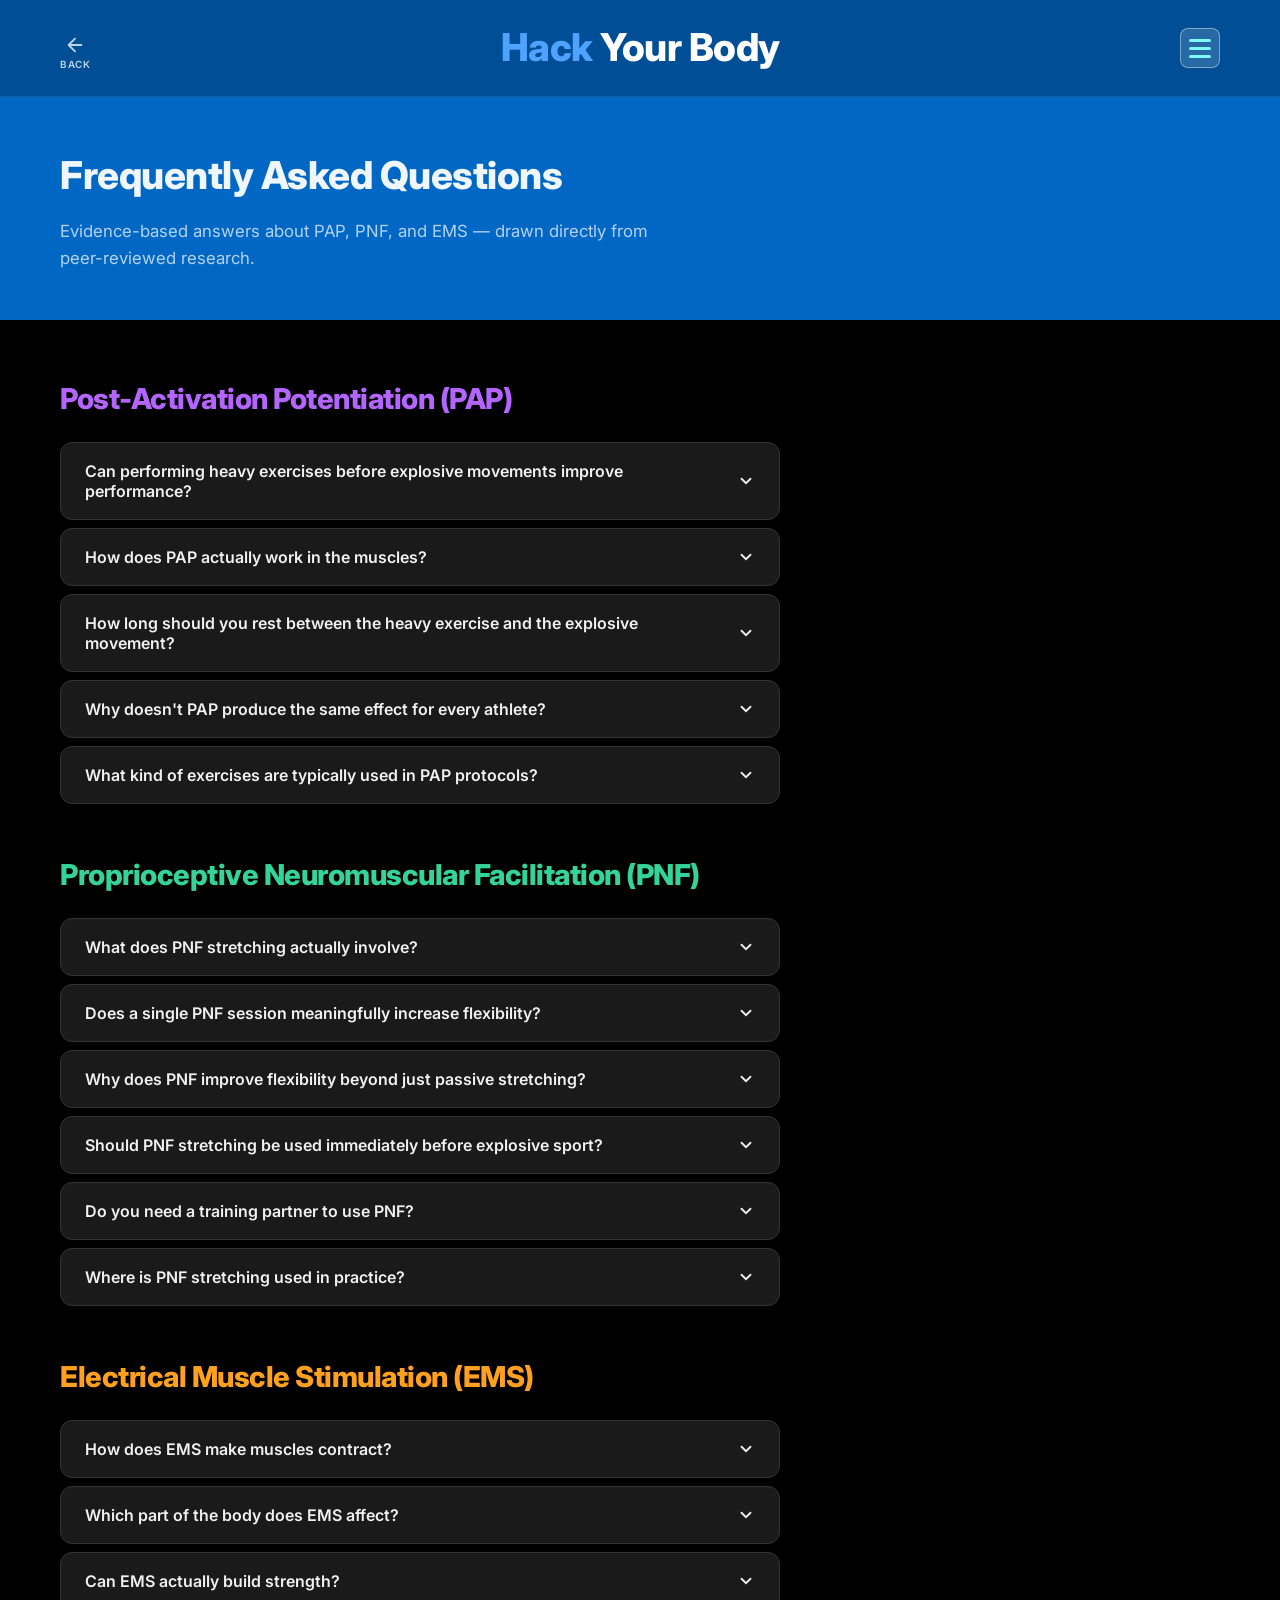
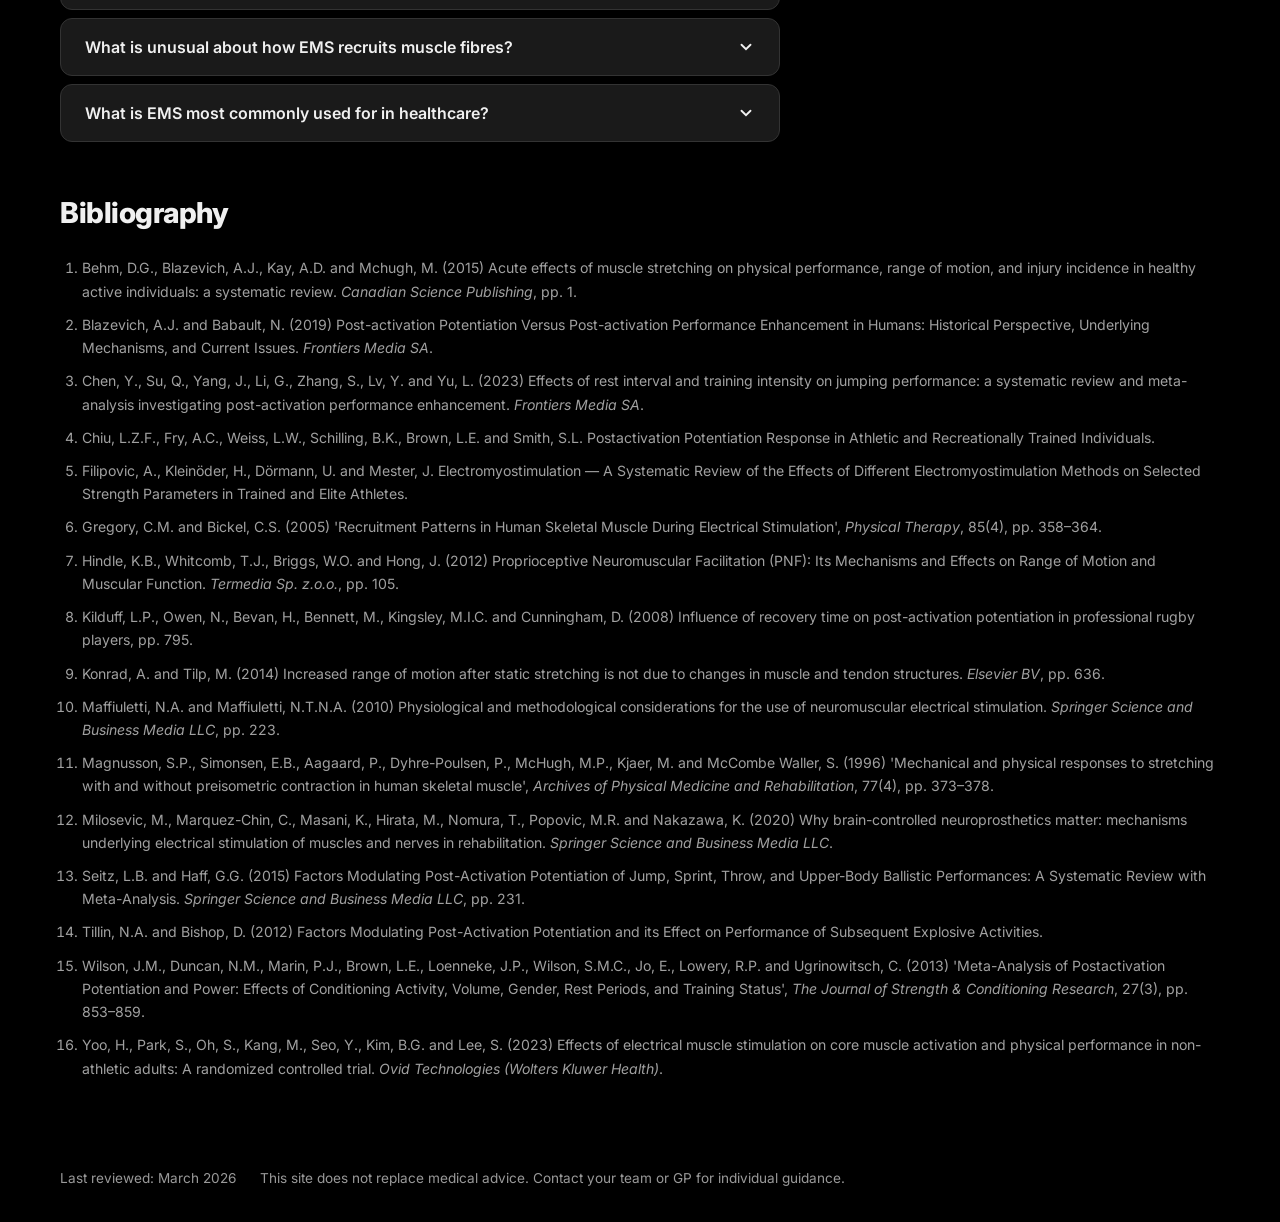
<file: faq.html>
<!DOCTYPE html>
<html lang="en">
<head>
  <meta charset="UTF-8" />
  <meta name="viewport" content="width=device-width, initial-scale=1.0" />
  <title>FAQ | Hack Your Body: Fact vs Myth</title>
  <meta name="description" content="Evidence-based answers about PAP, PNF, and EMS — drawn directly from the research." />
  <link rel="stylesheet" href="css/style.css" />
</head>
<body>

  <!-- Desktop header -->
  <header class="site-header">
    <div class="container">
      <button class="back-btn" onclick="history.back()" aria-label="Go back">
        <svg viewBox="0 0 24 24" fill="none" stroke="currentColor" stroke-width="2" stroke-linecap="round" stroke-linejoin="round" aria-hidden="true"><path d="M19 12H5M12 5l-7 7 7 7"/></svg>
        Back
      </button>
      <a href="index.html" class="logo"><span>Hack</span> Your Body</a>
    </div>
  </header>

  <!-- Page hero -->
  <section class="page-hero">
    <div class="container">
      <h1>Frequently Asked Questions</h1>
      <p>Evidence-based answers about PAP, PNF, and EMS — drawn directly from peer-reviewed research.</p>
    </div>
  </section>

  <main>
    <section class="section">
      <div class="container">

        <!-- PAP -->
        <h2 class="section-title" style="margin-bottom: 20px; color: #b464ff;">Post-Activation Potentiation (PAP)</h2>
        <div class="faq-list" role="list" style="margin-bottom: 48px;">

          <div class="faq-item" role="listitem">
            <button class="faq-question" aria-expanded="false">
              Can performing heavy exercises before explosive movements improve performance?
              <svg class="chevron" width="18" height="18" viewBox="0 0 24 24" fill="none" stroke="currentColor" stroke-width="2.5" stroke-linecap="round" aria-hidden="true"><path d="M6 9l6 6 6-6"/></svg>
            </button>
            <div class="faq-answer" role="region">
              Yes. Heavy pre-activation exercises — such as a loaded back squat before a sprint or jump — can increase muscular power output in the activity that follows. This is the core principle of PAP: using a demanding conditioning exercise to prime the neuromuscular system for subsequent explosive effort. <span style="color:#888; font-size:0.88em;">(Wilson et al., 2013)</span>
            </div>
          </div>

          <div class="faq-item" role="listitem">
            <button class="faq-question" aria-expanded="false">
              How does PAP actually work in the muscles?
              <svg class="chevron" width="18" height="18" viewBox="0 0 24 24" fill="none" stroke="currentColor" stroke-width="2.5" stroke-linecap="round" aria-hidden="true"><path d="M6 9l6 6 6-6"/></svg>
            </button>
            <div class="faq-answer" role="region">
              PAP increases neural activation of the muscles. Following a heavy conditioning exercise, the nervous system remains in a heightened state of excitation, meaning more motor units can be recruited more rapidly during a subsequent explosive movement. This increased neural drive is the primary driver of the potentiation effect. <span style="color:#888; font-size:0.88em;">(Blazevich and Babault, 2019)</span>
            </div>
          </div>

          <div class="faq-item" role="listitem">
            <button class="faq-question" aria-expanded="false">
              How long should you rest between the heavy exercise and the explosive movement?
              <svg class="chevron" width="18" height="18" viewBox="0 0 24 24" fill="none" stroke="currentColor" stroke-width="2.5" stroke-linecap="round" aria-hidden="true"><path d="M6 9l6 6 6-6"/></svg>
            </button>
            <div class="faq-answer" role="region">
              The optimal rest period for PAP is typically between 4 and 12 minutes. Too short and fatigue from the conditioning exercise masks the potentiation benefit. Too long and the potentiation fades. The sweet spot within this range varies depending on training status and the exercises used. <span style="color:#888; font-size:0.88em;">(Kilduff et al., 2008; Chen et al., 2023)</span>
            </div>
          </div>

          <div class="faq-item" role="listitem">
            <button class="faq-question" aria-expanded="false">
              Why doesn't PAP produce the same effect for every athlete?
              <svg class="chevron" width="18" height="18" viewBox="0 0 24 24" fill="none" stroke="currentColor" stroke-width="2.5" stroke-linecap="round" aria-hidden="true"><path d="M6 9l6 6 6-6"/></svg>
            </button>
            <div class="faq-answer" role="region">
              PAP performance effects depend on the balance between fatigue and potentiation — and that balance shifts depending on training status, exercise intensity, and rest period length. In less trained individuals, the fatigue component tends to outweigh the potentiation benefit, which is why PAP has less effect on untrained athletes than on well-trained ones. <span style="color:#888; font-size:0.88em;">(Tillin and Bishop, 2012; Chiu et al.; Wilson et al., 2013)</span>
            </div>
          </div>

          <div class="faq-item" role="listitem">
            <button class="faq-question" aria-expanded="false">
              What kind of exercises are typically used in PAP protocols?
              <svg class="chevron" width="18" height="18" viewBox="0 0 24 24" fill="none" stroke="currentColor" stroke-width="2.5" stroke-linecap="round" aria-hidden="true"><path d="M6 9l6 6 6-6"/></svg>
            </button>
            <div class="faq-answer" role="region">
              PAP protocols typically use high-intensity strength exercises at 80% of 1 repetition maximum (1RM) or above. Examples include heavy squats, deadlifts, or bench press performed at low repetitions before the target explosive movement (e.g. a vertical jump, sprint, or throw). The high load is what generates the neuromuscular potentiation. <span style="color:#888; font-size:0.88em;">(Seitz and Haff, 2015)</span>
            </div>
          </div>

        </div>

        <!-- PNF -->
        <h2 class="section-title" style="margin-bottom: 20px; color: #34d399;">Proprioceptive Neuromuscular Facilitation (PNF)</h2>
        <div class="faq-list" role="list" style="margin-bottom: 48px;">

          <div class="faq-item" role="listitem">
            <button class="faq-question" aria-expanded="false">
              What does PNF stretching actually involve?
              <svg class="chevron" width="18" height="18" viewBox="0 0 24 24" fill="none" stroke="currentColor" stroke-width="2.5" stroke-linecap="round" aria-hidden="true"><path d="M6 9l6 6 6-6"/></svg>
            </button>
            <div class="faq-answer" role="region">
              PNF stretching usually involves contracting the target muscle before stretching it further. In a typical sequence, you move a limb to the end of its range, contract the muscle isometrically (against resistance), then relax and move deeper into the stretch. This contract–relax cycle exploits the nervous system's own inhibitory mechanisms to allow a greater range of motion.
            </div>
          </div>

          <div class="faq-item" role="listitem">
            <button class="faq-question" aria-expanded="false">
              Does a single PNF session meaningfully increase flexibility?
              <svg class="chevron" width="18" height="18" viewBox="0 0 24 24" fill="none" stroke="currentColor" stroke-width="2.5" stroke-linecap="round" aria-hidden="true"><path d="M6 9l6 6 6-6"/></svg>
            </button>
            <div class="faq-answer" role="region">
              Yes — one PNF stretching session can significantly increase joint range of motion temporarily. However, this acute increase is largely neurological and does not mean the muscle has permanently lengthened. Repeated sessions over time produce more lasting flexibility adaptations. <span style="color:#888; font-size:0.88em;">(Konrad and Tilp, 2014)</span>
            </div>
          </div>

          <div class="faq-item" role="listitem">
            <button class="faq-question" aria-expanded="false">
              Why does PNF improve flexibility beyond just passive stretching?
              <svg class="chevron" width="18" height="18" viewBox="0 0 24 24" fill="none" stroke="currentColor" stroke-width="2.5" stroke-linecap="round" aria-hidden="true"><path d="M6 9l6 6 6-6"/></svg>
            </button>
            <div class="faq-answer" role="region">
              Two mechanisms work together. First, PNF stretching works partly because Golgi tendon organs — sensory receptors in the tendons — detect tension and reduce muscle activation, allowing the muscle to relax further into the stretch. Second, flexibility improvements are also partly due to increased tolerance to the sensation of stretching, meaning the nervous system becomes less resistant to reaching a greater range of motion. <span style="color:#888; font-size:0.88em;">(Hindle et al., 2012; Magnusson et al., 1996)</span>
            </div>
          </div>

          <div class="faq-item" role="listitem">
            <button class="faq-question" aria-expanded="false">
              Should PNF stretching be used immediately before explosive sport?
              <svg class="chevron" width="18" height="18" viewBox="0 0 24 24" fill="none" stroke="currentColor" stroke-width="2.5" stroke-linecap="round" aria-hidden="true"><path d="M6 9l6 6 6-6"/></svg>
            </button>
            <div class="faq-answer" role="region">
              Caution is warranted. PNF stretching performed immediately before exercise may temporarily reduce strength or power performance. This is consistent with broader evidence on static and PNF stretching in warm-ups. PNF is better placed at the end of a session or on dedicated flexibility days when strength and power performance during the session matters. <span style="color:#888; font-size:0.88em;">(Behm et al., 2015)</span>
            </div>
          </div>

          <div class="faq-item" role="listitem">
            <button class="faq-question" aria-expanded="false">
              Do you need a training partner to use PNF?
              <svg class="chevron" width="18" height="18" viewBox="0 0 24 24" fill="none" stroke="currentColor" stroke-width="2.5" stroke-linecap="round" aria-hidden="true"><path d="M6 9l6 6 6-6"/></svg>
            </button>
            <div class="faq-answer" role="region">
              No. PNF stretching can be performed with both maximal and submaximal muscle contractions, and a number of PNF techniques — such as contract–relax using a strap or your own hands for resistance — can be performed independently. A partner can make certain positions easier to hold, but is not required for an effective session.
            </div>
          </div>

          <div class="faq-item" role="listitem">
            <button class="faq-question" aria-expanded="false">
              Where is PNF stretching used in practice?
              <svg class="chevron" width="18" height="18" viewBox="0 0 24 24" fill="none" stroke="currentColor" stroke-width="2.5" stroke-linecap="round" aria-hidden="true"><path d="M6 9l6 6 6-6"/></svg>
            </button>
            <div class="faq-answer" role="region">
              PNF is widely used in both sports training and physiotherapy to improve flexibility and mobility. Its origins lie in neurological rehabilitation, and it remains a staple technique used by physiotherapists, strength and conditioning coaches, and sports scientists across many disciplines. <span style="color:#888; font-size:0.88em;">(Hindle et al., 2012)</span>
            </div>
          </div>

        </div>

        <!-- EMS -->
        <h2 class="section-title" style="margin-bottom: 20px; color: #ffa01e;">Electrical Muscle Stimulation (EMS)</h2>
        <div class="faq-list" role="list" style="margin-bottom: 48px;">

          <div class="faq-item" role="listitem">
            <button class="faq-question" aria-expanded="false">
              How does EMS make muscles contract?
              <svg class="chevron" width="18" height="18" viewBox="0 0 24 24" fill="none" stroke="currentColor" stroke-width="2.5" stroke-linecap="round" aria-hidden="true"><path d="M6 9l6 6 6-6"/></svg>
            </button>
            <div class="faq-answer" role="region">
              EMS devices send electrical pulses through electrodes placed on the skin. These external electrical impulses trigger muscle contractions by depolarising the motor neurons beneath the electrodes — the same nerve signals that cause muscles to contract voluntarily, but generated externally rather than by the brain. <span style="color:#888; font-size:0.88em;">(Milosevic et al., 2020)</span>
            </div>
          </div>

          <div class="faq-item" role="listitem">
            <button class="faq-question" aria-expanded="false">
              Which part of the body does EMS affect?
              <svg class="chevron" width="18" height="18" viewBox="0 0 24 24" fill="none" stroke="currentColor" stroke-width="2.5" stroke-linecap="round" aria-hidden="true"><path d="M6 9l6 6 6-6"/></svg>
            </button>
            <div class="faq-answer" role="region">
              EMS mainly stimulates the muscles directly under the electrode pads. The electrical current does not spread uniformly through the body — stimulation is localised to the tissue between and beneath the electrodes. This is why electrode placement is important for targeting specific muscles.
            </div>
          </div>

          <div class="faq-item" role="listitem">
            <button class="faq-question" aria-expanded="false">
              Can EMS actually build strength?
              <svg class="chevron" width="18" height="18" viewBox="0 0 24 24" fill="none" stroke="currentColor" stroke-width="2.5" stroke-linecap="round" aria-hidden="true"><path d="M6 9l6 6 6-6"/></svg>
            </button>
            <div class="faq-answer" role="region">
              Yes. EMS training can increase muscle strength, and evidence shows it can improve strength and power performance in athletes when used as a supplement to conventional training. However, it is not a direct replacement for voluntary resistance training, which also develops coordination, motor patterns, and joint stability that EMS alone cannot replicate. <span style="color:#888; font-size:0.88em;">(Maffiuletti and Maffiuletti, 2010; Filipovic et al., 2012)</span>
            </div>
          </div>

          <div class="faq-item" role="listitem">
            <button class="faq-question" aria-expanded="false">
              What is unusual about how EMS recruits muscle fibres?
              <svg class="chevron" width="18" height="18" viewBox="0 0 24 24" fill="none" stroke="currentColor" stroke-width="2.5" stroke-linecap="round" aria-hidden="true"><path d="M6 9l6 6 6-6"/></svg>
            </button>
            <div class="faq-answer" role="region">
              During voluntary exercise the body normally recruits slow-twitch fibres before fast-twitch ones (the size principle). EMS bypasses this order — it can recruit fast-twitch muscle fibres that are difficult to activate during voluntary exercise, and can activate large motor units earlier than voluntary contractions would. This non-selective recruitment is one reason EMS can produce training stimuli that differ from conventional exercise. <span style="color:#888; font-size:0.88em;">(Gregory and Bickel, 2005; Yoo et al., 2023)</span>
            </div>
          </div>

          <div class="faq-item" role="listitem">
            <button class="faq-question" aria-expanded="false">
              What is EMS most commonly used for in healthcare?
              <svg class="chevron" width="18" height="18" viewBox="0 0 24 24" fill="none" stroke="currentColor" stroke-width="2.5" stroke-linecap="round" aria-hidden="true"><path d="M6 9l6 6 6-6"/></svg>
            </button>
            <div class="faq-answer" role="region">
              EMS is often used in rehabilitation to help maintain muscle when someone cannot exercise normally — for example after surgery, injury, or during prolonged immobilisation. By producing muscle contractions passively, EMS can slow the rate of muscle atrophy and maintain some neural activation of the muscle when voluntary movement is limited or impossible.
            </div>
          </div>

        </div>

        <h2 class="section-title" style="margin-bottom: 20px;">Bibliography</h2>
        <ol style="display:flex;flex-direction:column;gap:10px;padding-left:1.4em;margin:0;">
          <li style="font-size:0.88rem;color:#a0a0a0;line-height:1.65;">Behm, D.G., Blazevich, A.J., Kay, A.D. and Mchugh, M. (2015) Acute effects of muscle stretching on physical performance, range of motion, and injury incidence in healthy active individuals: a systematic review. <em>Canadian Science Publishing</em>, pp. 1.</li>
          <li style="font-size:0.88rem;color:#a0a0a0;line-height:1.65;">Blazevich, A.J. and Babault, N. (2019) Post-activation Potentiation Versus Post-activation Performance Enhancement in Humans: Historical Perspective, Underlying Mechanisms, and Current Issues. <em>Frontiers Media SA</em>.</li>
          <li style="font-size:0.88rem;color:#a0a0a0;line-height:1.65;">Chen, Y., Su, Q., Yang, J., Li, G., Zhang, S., Lv, Y. and Yu, L. (2023) Effects of rest interval and training intensity on jumping performance: a systematic review and meta-analysis investigating post-activation performance enhancement. <em>Frontiers Media SA</em>.</li>
          <li style="font-size:0.88rem;color:#a0a0a0;line-height:1.65;">Chiu, L.Z.F., Fry, A.C., Weiss, L.W., Schilling, B.K., Brown, L.E. and Smith, S.L. Postactivation Potentiation Response in Athletic and Recreationally Trained Individuals.</li>
          <li style="font-size:0.88rem;color:#a0a0a0;line-height:1.65;">Filipovic, A., Kleinöder, H., Dörmann, U. and Mester, J. Electromyostimulation — A Systematic Review of the Effects of Different Electromyostimulation Methods on Selected Strength Parameters in Trained and Elite Athletes.</li>
          <li style="font-size:0.88rem;color:#a0a0a0;line-height:1.65;">Gregory, C.M. and Bickel, C.S. (2005) 'Recruitment Patterns in Human Skeletal Muscle During Electrical Stimulation', <em>Physical Therapy</em>, 85(4), pp. 358–364.</li>
          <li style="font-size:0.88rem;color:#a0a0a0;line-height:1.65;">Hindle, K.B., Whitcomb, T.J., Briggs, W.O. and Hong, J. (2012) Proprioceptive Neuromuscular Facilitation (PNF): Its Mechanisms and Effects on Range of Motion and Muscular Function. <em>Termedia Sp. z.o.o.</em>, pp. 105.</li>
          <li style="font-size:0.88rem;color:#a0a0a0;line-height:1.65;">Kilduff, L.P., Owen, N., Bevan, H., Bennett, M., Kingsley, M.I.C. and Cunningham, D. (2008) Influence of recovery time on post-activation potentiation in professional rugby players, pp. 795.</li>
          <li style="font-size:0.88rem;color:#a0a0a0;line-height:1.65;">Konrad, A. and Tilp, M. (2014) Increased range of motion after static stretching is not due to changes in muscle and tendon structures. <em>Elsevier BV</em>, pp. 636.</li>
          <li style="font-size:0.88rem;color:#a0a0a0;line-height:1.65;">Maffiuletti, N.A. and Maffiuletti, N.T.N.A. (2010) Physiological and methodological considerations for the use of neuromuscular electrical stimulation. <em>Springer Science and Business Media LLC</em>, pp. 223.</li>
          <li style="font-size:0.88rem;color:#a0a0a0;line-height:1.65;">Magnusson, S.P., Simonsen, E.B., Aagaard, P., Dyhre-Poulsen, P., McHugh, M.P., Kjaer, M. and McCombe Waller, S. (1996) 'Mechanical and physical responses to stretching with and without preisometric contraction in human skeletal muscle', <em>Archives of Physical Medicine and Rehabilitation</em>, 77(4), pp. 373–378.</li>
          <li style="font-size:0.88rem;color:#a0a0a0;line-height:1.65;">Milosevic, M., Marquez-Chin, C., Masani, K., Hirata, M., Nomura, T., Popovic, M.R. and Nakazawa, K. (2020) Why brain-controlled neuroprosthetics matter: mechanisms underlying electrical stimulation of muscles and nerves in rehabilitation. <em>Springer Science and Business Media LLC</em>.</li>
          <li style="font-size:0.88rem;color:#a0a0a0;line-height:1.65;">Seitz, L.B. and Haff, G.G. (2015) Factors Modulating Post-Activation Potentiation of Jump, Sprint, Throw, and Upper-Body Ballistic Performances: A Systematic Review with Meta-Analysis. <em>Springer Science and Business Media LLC</em>, pp. 231.</li>
          <li style="font-size:0.88rem;color:#a0a0a0;line-height:1.65;">Tillin, N.A. and Bishop, D. (2012) Factors Modulating Post-Activation Potentiation and its Effect on Performance of Subsequent Explosive Activities.</li>
          <li style="font-size:0.88rem;color:#a0a0a0;line-height:1.65;">Wilson, J.M., Duncan, N.M., Marin, P.J., Brown, L.E., Loenneke, J.P., Wilson, S.M.C., Jo, E., Lowery, R.P. and Ugrinowitsch, C. (2013) 'Meta-Analysis of Postactivation Potentiation and Power: Effects of Conditioning Activity, Volume, Gender, Rest Periods, and Training Status', <em>The Journal of Strength &amp; Conditioning Research</em>, 27(3), pp. 853–859.</li>
          <li style="font-size:0.88rem;color:#a0a0a0;line-height:1.65;">Yoo, H., Park, S., Oh, S., Kang, M., Seo, Y., Kim, B.G. and Lee, S. (2023) Effects of electrical muscle stimulation on core muscle activation and physical performance in non-athletic adults: A randomized controlled trial. <em>Ovid Technologies (Wolters Kluwer Health)</em>.</li>
        </ol>

      </div>
    </section>
  </main>

  <!-- Footer -->
  <footer class="site-footer">
    <div class="container">
      <div class="footer-meta">
        <span>Last reviewed: March 2026</span>
        <span>This site does not replace medical advice. Contact your team or GP for individual guidance.</span>
      </div>
    </div>
  </footer>

  <script src="js/app.js"></script>
</body>
</html>
</file>
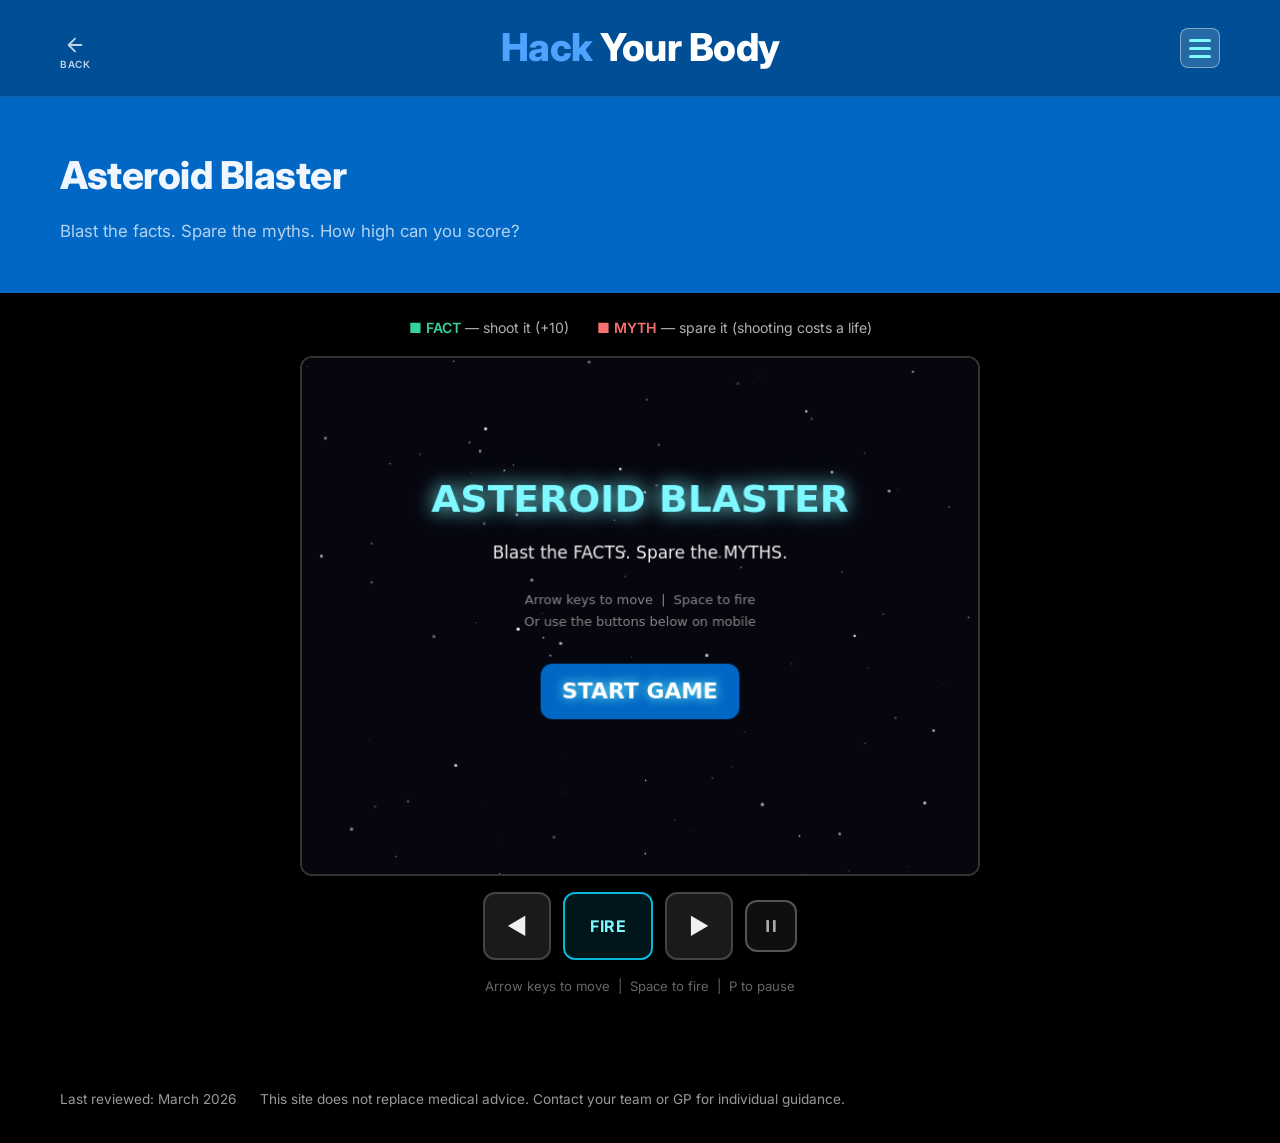
<file: game.html>
<!DOCTYPE html>
<html lang="en">
<head>
  <meta charset="UTF-8" />
  <meta name="viewport" content="width=device-width, initial-scale=1.0" />
  <title>Asteroid Blaster | Hack Your Body: Fact vs Myth</title>
  <meta name="description" content="Blast the myths, spare the facts. A Fact vs Myth space shooter." />
  <link rel="stylesheet" href="css/style.css" />
  <style>
    .game-wrap {
      display: flex;
      flex-direction: column;
      align-items: center;
      gap: 16px;
      padding: 24px 0 60px;
    }
    #game-canvas {
      display: block;
      border-radius: 12px;
      border: 2px solid #333;
      max-width: 100%;
      cursor: pointer;
      touch-action: none;
    }
    .game-legend {
      display: flex;
      gap: 28px;
      font-size: 0.88rem;
      color: #b0b0b0;
    }
    .legend-myth { color: #f87171; font-weight: 600; }
    .legend-fact { color: #34d399; font-weight: 600; }
    .game-controls {
      display: flex;
      gap: 12px;
      align-items: center;
    }
    .game-btn {
      background: #1a1a1a;
      border: 2px solid #444;
      color: #f0f0f0;
      font-size: 1.4rem;
      width: 68px;
      height: 68px;
      border-radius: 12px;
      cursor: pointer;
      user-select: none;
      -webkit-user-select: none;
      touch-action: manipulation;
      display: flex;
      align-items: center;
      justify-content: center;
      transition: background 0.1s, border-color 0.1s;
    }
    .game-btn:active, .game-btn.pressed {
      background: #004F96;
      border-color: #7DF9FF;
    }
    .game-btn--fire {
      background: rgba(6,182,212,0.12);
      border-color: #06b6d4;
      width: 90px;
      font-size: 1rem;
      font-weight: 700;
      letter-spacing: 0.5px;
      color: #7DF9FF;
    }
    .game-hint {
      font-size: 0.82rem;
      color: #666;
      text-align: center;
    }
    .game-btn--pause {
      background: rgba(255,255,255,0.06);
      border-color: #555;
      width: 52px;
      height: 52px;
      color: #aaa;
      font-size: 0.9rem;
      letter-spacing: 1px;
    }
  </style>
</head>
<body>

  <!-- Desktop header -->
  <header class="site-header">
    <div class="container">
      <button class="back-btn" onclick="history.back()" aria-label="Go back">
        <svg viewBox="0 0 24 24" fill="none" stroke="currentColor" stroke-width="2" stroke-linecap="round" stroke-linejoin="round" aria-hidden="true"><path d="M19 12H5M12 5l-7 7 7 7"/></svg>
        Back
      </button>
      <a href="index.html" class="logo"><span>Hack</span> Your Body</a>
    </div>
  </header>

  <!-- Page hero -->
  <section class="page-hero">
    <div class="container">
      <h1>Asteroid Blaster</h1>
      <p>Blast the facts. Spare the myths. How high can you score?</p>
    </div>
  </section>

  <main>
    <div class="container">
      <div class="game-wrap">

        <div class="game-legend">
          <span><span class="legend-fact">■ FACT</span> — shoot it (+10)</span>
          <span><span class="legend-myth">■ MYTH</span> — spare it (shooting costs a life)</span>
        </div>

        <canvas id="game-canvas" width="680" height="520"></canvas>

        <div class="game-controls">
          <button class="game-btn" id="btn-left"  aria-label="Move left">&#9664;</button>
          <button class="game-btn game-btn--fire" id="btn-fire" aria-label="Fire">FIRE</button>
          <button class="game-btn" id="btn-right" aria-label="Move right">&#9654;</button>
          <button class="game-btn game-btn--pause" id="btn-pause" aria-label="Pause">
            <svg width="16" height="16" viewBox="0 0 24 24" fill="currentColor" aria-hidden="true"><rect x="5" y="3" width="4" height="18" rx="1"/><rect x="15" y="3" width="4" height="18" rx="1"/></svg>
          </button>
        </div>

        <p class="game-hint">
          Arrow keys to move &nbsp;|&nbsp; Space to fire &nbsp;|&nbsp; P to pause
        </p>

      </div>
    </div>
  </main>

  <!-- Footer -->
  <footer class="site-footer">
    <div class="container">
      <div class="footer-meta">
        <span>Last reviewed: March 2026</span>
        <span>This site does not replace medical advice. Contact your team or GP for individual guidance.</span>
      </div>
    </div>
  </footer>

  <script src="js/app.js"></script>
  <script>
  // ═══════════════════════════════════════════════════
  //  Fact vs Myth Asteroid Blaster
  // ═══════════════════════════════════════════════════

  const STATEMENTS = [
    // PAP
    { text: "Heavy pre-activation exercises can increase muscular power output", type: "fact" },
    { text: "PAP has less effect on untrained athletes", type: "fact" },
    { text: "The optimal rest time for PAP effects is between 4-12 minutes", type: "fact" },
    { text: "Training status, intensity, and rest period length influence PAP performance improvements", type: "fact" },
    { text: "PAP increases neural activation of the muscles", type: "fact" },
    { text: "PAP protocols often include high intensity strength exercises of 80% 1RM or more", type: "fact" },
    { text: "PAP performance effects depend on the balance between fatigue and potentiation", type: "fact" },
    // PNF
    { text: "PNF stretching performed immediately before exercise may temporarily reduce strength or power performance", type: "fact" },
    { text: "One PNF stretching session can significantly increase joint range of motion temporarily", type: "fact" },
    { text: "Flexibility improvements from PNF are partly due to increased tolerance to stretch sensations", type: "fact" },
    { text: "PNF is widely used in sports training and physiotherapy to improve flexibility and mobility", type: "fact" },
    { text: "PNF stretching works partly because Golgi tendon organs reduce muscle activation", type: "fact" },
    { text: "PNF stretching usually involves contracting the muscle before stretching it further", type: "fact" },
    { text: "PNF stretching can be performed with both maximal and submaximal muscle contractions", type: "fact" },
    // EMS
    { text: "External electrical impulses trigger muscle contractions by depolarising motor neurons", type: "fact" },
    { text: "EMS training can increase muscle strength", type: "fact" },
    { text: "EMS can recruit fast-twitch muscle fibres that are difficult to activate during voluntary exercise", type: "fact" },
    { text: "EMS training can improve strength and power performance in athletes", type: "fact" },
    { text: "EMS can activate large motor units earlier than voluntary contractions", type: "fact" },
    { text: "EMS mainly stimulates the muscles directly under the electrode pads", type: "fact" },
    { text: "EMS is often used in rehabilitation to help maintain muscle when someone cannot exercise normally", type: "fact" },
    { text: "EMS devices send electrical pulses through electrodes placed on the skin", type: "fact" },
    // PAP Myths
    { text: "PAP works best when the explosive movement is performed immediately after the heavy exercise with no rest", type: "myth" },
    { text: "PAP improves performance because it increases muscle flexibility like PNF stretching", type: "myth" },
    { text: "PAP only works for elite power athletes and has no effect in recreational athletes", type: "myth" },
    { text: "PAP occurs because electrical impulses from the muscles increase in the same way as EMS stimulation", type: "myth" },
    { text: "The heavier the exercise used in PAP, the bigger the performance improvement will always be", type: "myth" },
    { text: "PAP improves performance by increasing blood flow to the muscles", type: "myth" },
    { text: "PAP only improves vertical jump performance and cannot improve sprinting or throwing", type: "myth" },
    { text: "PAP protocols involve stretching the muscle before explosive activity", type: "myth" },
    { text: "PAP effects last for more than an hour after the heavy exercise", type: "myth" },
    // PNF Myths
    { text: "PNF stretching increases explosive power in the same way PAP does", type: "myth" },
    { text: "PNF stretching works by electrically stimulating the muscle fibres like EMS", type: "myth" },
    { text: "One PNF stretching session permanently increases muscle length", type: "myth" },
    { text: "PNF stretching should always involve maximal contractions to be effective", type: "myth" },
    { text: "PNF stretching improves flexibility mainly by increasing blood flow to the muscle", type: "myth" },
    { text: "PNF stretching should always be used immediately before explosive activities to increase power", type: "myth" },
    { text: "PNF stretching only works when assisted by another person and cannot be done independently", type: "myth" },
    { text: "PNF stretching completely switches off the muscle so it becomes fully relaxed", type: "myth" },
    { text: "PNF stretching only works for hamstrings and cannot be applied to other muscle groups", type: "myth" },
    // EMS Myths
    { text: "EMS can fully replace strength training because it stimulates muscles in the same way as voluntary exercise", type: "myth" },
    { text: "EMS improves flexibility in the same way that PNF stretching does", type: "myth" },
    { text: "EMS works by increasing the muscle's stretch tolerance like PNF stretching", type: "myth" },
    { text: "EMS only activates slow-twitch muscle fibres", type: "myth" },
    { text: "EMS produces PAP automatically because electrical stimulation replaces heavy exercise", type: "myth" },
    { text: "EMS improves strength mainly by increasing blood flow to the muscle", type: "myth" },
    { text: "EMS contractions occur because the electrodes stretch the muscle fibres", type: "myth" },
    { text: "EMS only works during rehabilitation and cannot improve athletic performance", type: "myth" },
    { text: "EMS activates muscles only under the electrodes and does not involve the nervous system", type: "myth" },
  ];

  const W = 680, H = 520;
  const canvas = document.getElementById('game-canvas');
  const ctx    = canvas.getContext('2d');

  // Responsive sizing
  function resize() {
    const max = Math.min(W, window.innerWidth - 24);
    canvas.style.width  = max + 'px';
    canvas.style.height = Math.round(max * H / W) + 'px';
  }
  resize();
  window.addEventListener('resize', resize);

  // Stars (static)
  const STARS = Array.from({ length: 90 }, () => ({
    x: Math.random() * W,
    y: Math.random() * H,
    r: Math.random() * 1.4 + 0.3,
    a: Math.random() * 0.7 + 0.2,
  }));

  // ── State ──────────────────────────────────────────
  let gameState = 'start'; // 'start' | 'playing' | 'paused' | 'gameover'
  let score, lives, asteroids, bullets, particles;
  let spawnTimer, spawnInterval, level;
  let redFlash = 0, greenFlash = 0;
  let bulletCooldown = 0;
  let feedbacks = [];

  const player = { x: W / 2, y: H - 52, speed: 5 };
  const keys = { left: false, right: false, fire: false };
  let firePrev = false;

  function resetGame() {
    score = 0; lives = 3;
    asteroids = []; bullets = []; particles = []; feedbacks = [];
    spawnTimer = 0; spawnInterval = 180; level = 1;
    redFlash = 0; greenFlash = 0; bulletCooldown = 0;
    player.x = W / 2;
  }

  // ── Asteroid helpers ───────────────────────────────
  const AW = 200, AH = 88; // asteroid bounding box

  function makeRockyPath(w, h, seed) {
    // Build a rocky rounded rect path with slight bumps
    const pts = [];
    const steps = 20;
    const rx = w / 2, ry = h / 2;
    for (let i = 0; i < steps; i++) {
      const angle = (i / steps) * Math.PI * 2;
      const noise = 0.85 + 0.15 * Math.sin(seed + i * 2.3 + angle * 3);
      const ex = Math.cos(angle);
      const ey = Math.sin(angle);
      // Squircle-ish: blend circle and rect
      const sq = Math.pow(Math.abs(ex), 2.5) + Math.pow(Math.abs(ey), 2.5);
      const scale = Math.pow(sq, -1 / 2.5);
      pts.push({ x: ex * rx * scale * noise, y: ey * ry * scale * noise });
    }
    return pts;
  }

  function findSpawnX() {
    const nearby = asteroids.filter(a => a.y < AH * 2);
    for (let attempt = 0; attempt < 12; attempt++) {
      const x = Math.random() * (W - AW - 20) + 10;
      if (!nearby.some(a => x < a.x + AW + 12 && x + AW + 12 > a.x)) return x;
    }
    return Math.random() * (W - AW - 20) + 10;
  }

  function spawnAsteroid() {
    const stmt  = STATEMENTS[Math.floor(Math.random() * STATEMENTS.length)];
    const x     = findSpawnX();
    const speed = 0.32 + Math.random() * 0.22 + (level - 1) * 0.08;
    const seed  = Math.random() * 10;
    const rotDir = Math.random() > 0.5 ? 1 : -1;
    asteroids.push({ x, y: -AH - 10, speed, stmt, seed, angle: 0, rotSpeed: rotDir * (0.003 + Math.random() * 0.005) });
  }

  // ── Particles ──────────────────────────────────────
  function burst(x, y, color) {
    for (let i = 0; i < 20; i++) {
      const a = Math.random() * Math.PI * 2;
      const s = Math.random() * 4 + 1;
      particles.push({ x, y, vx: Math.cos(a) * s, vy: Math.sin(a) * s, life: 1, color, r: Math.random() * 3 + 1 });
    }
  }

  // ── Text wrapping ──────────────────────────────────
  function wrapText(text, x, y, maxW, lineH) {
    const words = text.split(' ');
    let line = '';
    const lines = [];
    for (const w of words) {
      const test = line ? line + ' ' + w : w;
      if (ctx.measureText(test).width > maxW && line) { lines.push(line); line = w; }
      else line = test;
    }
    if (line) lines.push(line);
    const top = y - ((lines.length - 1) * lineH) / 2;
    lines.forEach((l, i) => ctx.fillText(l, x, top + i * lineH));
  }

  // ── Round rect path ────────────────────────────────
  function rrect(x, y, w, h, r) {
    ctx.beginPath();
    ctx.moveTo(x + r, y);
    ctx.lineTo(x + w - r, y);
    ctx.arcTo(x + w, y, x + w, y + r, r);
    ctx.lineTo(x + w, y + h - r);
    ctx.arcTo(x + w, y + h, x + w - r, y + h, r);
    ctx.lineTo(x + r, y + h);
    ctx.arcTo(x, y + h, x, y + h - r, r);
    ctx.lineTo(x, y + r);
    ctx.arcTo(x, y, x + r, y, r);
    ctx.closePath();
  }

  // ── Draw ───────────────────────────────────────────
  function draw() {
    // Sky
    ctx.fillStyle = '#06060f';
    ctx.fillRect(0, 0, W, H);

    // Stars
    STARS.forEach(s => {
      ctx.globalAlpha = s.a;
      ctx.fillStyle = '#fff';
      ctx.beginPath();
      ctx.arc(s.x, s.y, s.r, 0, Math.PI * 2);
      ctx.fill();
    });
    ctx.globalAlpha = 1;

    if (gameState === 'start')    { drawStart();    return; }
    if (gameState === 'gameover') { drawGameOver(); return; }

    // Flash overlays
    if (redFlash > 0) {
      ctx.fillStyle = `rgba(200,30,30,${(redFlash / 20) * 0.4})`;
      ctx.fillRect(0, 0, W, H);
    }
    if (greenFlash > 0) {
      ctx.fillStyle = `rgba(52,211,153,${(greenFlash / 15) * 0.25})`;
      ctx.fillRect(0, 0, W, H);
    }

    // Bullets
    ctx.shadowBlur = 10;
    ctx.shadowColor = '#7DF9FF';
    ctx.fillStyle = '#7DF9FF';
    bullets.forEach(b => {
      ctx.fillRect(b.x - 2, b.y - 12, 4, 14);
    });
    ctx.shadowBlur = 0;

    // Asteroids
    asteroids.forEach(a => {
      const cx = a.x + AW / 2, cy = a.y + AH / 2;
      const isMyth = a.stmt.type === 'myth';

      ctx.save();
      ctx.translate(cx, cy);
      ctx.rotate(a.angle);

      // Rocky body
      const pts = makeRockyPath(AW - 4, AH - 4, a.seed);
      ctx.beginPath();
      pts.forEach((p, i) => i === 0 ? ctx.moveTo(p.x, p.y) : ctx.lineTo(p.x, p.y));
      ctx.closePath();
      ctx.fillStyle = '#2a2030';
      ctx.fill();
      ctx.strokeStyle = '#8a7a8a';
      ctx.lineWidth = 2.5;
      ctx.stroke();

      ctx.restore();

      // Statement text only — no myth/fact label
      ctx.fillStyle = '#ddd';
      ctx.font = '11.5px system-ui,sans-serif';
      ctx.textAlign = 'center';
      wrapText(a.stmt.text, cx, cy + 4, AW - 24, 15);
    });

    // Particles
    particles.forEach(p => {
      ctx.globalAlpha = p.life;
      ctx.fillStyle = p.color;
      ctx.beginPath();
      ctx.arc(p.x, p.y, p.r, 0, Math.PI * 2);
      ctx.fill();
    });
    ctx.globalAlpha = 1;

    // Feedback labels
    feedbacks.forEach(f => {
      ctx.globalAlpha = f.alpha;
      ctx.fillStyle = f.color;
      ctx.font = 'bold 18px system-ui,sans-serif';
      ctx.textAlign = 'center';
      ctx.shadowBlur = 10;
      ctx.shadowColor = f.color;
      ctx.fillText(f.text, f.x, f.y);
      ctx.shadowBlur = 0;
    });
    ctx.globalAlpha = 1;

    // Player ship
    drawShip(player.x, player.y);

    // HUD
    ctx.fillStyle = '#f0f0f0';
    ctx.font = 'bold 15px system-ui,sans-serif';
    ctx.textAlign = 'left';
    ctx.fillText('Score: ' + score, 12, 24);
    ctx.textAlign = 'right';
    ctx.fillText('Lv ' + level, W - 12, 24);
    // Lives
    ctx.fillStyle = 'rgba(125,249,255,0.55)';
    ctx.font = '600 11px system-ui,sans-serif';
    ctx.textAlign = 'center';
    ctx.letterSpacing = '1px';
    ctx.fillText('LIVES', W / 2, 10);
    ctx.letterSpacing = '0px';
    for (let i = 0; i < lives; i++) drawShipMini(W / 2 - (lives - 1) * 16 + i * 32, 28);

    if (gameState === 'paused') drawPaused();
  }

  function drawShip(x, y) {
    ctx.save();
    ctx.translate(x, y);
    ctx.shadowBlur = 14;
    ctx.shadowColor = '#7DF9FF';
    ctx.fillStyle = '#7DF9FF';
    ctx.beginPath();
    ctx.moveTo(0, -20);
    ctx.lineTo(-14, 16);
    ctx.lineTo(0, 9);
    ctx.lineTo(14, 16);
    ctx.closePath();
    ctx.fill();
    ctx.shadowBlur = 0;
    ctx.fillStyle = '#0068C4';
    ctx.beginPath();
    ctx.moveTo(-6, 16);
    ctx.lineTo(6, 16);
    ctx.lineTo(0, 26);
    ctx.closePath();
    ctx.fill();
    ctx.restore();
  }

  function drawShipMini(x, y) {
    ctx.save();
    ctx.translate(x, y);
    ctx.shadowBlur = 8;
    ctx.shadowColor = '#7DF9FF';
    ctx.fillStyle = '#7DF9FF';
    ctx.beginPath();
    ctx.moveTo(0, -11);
    ctx.lineTo(-8, 9);
    ctx.lineTo(0, 5);
    ctx.lineTo(8, 9);
    ctx.closePath();
    ctx.fill();
    ctx.shadowBlur = 0;
    ctx.restore();
  }

  function drawStart() {
    ctx.fillStyle = '#7DF9FF';
    ctx.font = 'bold 38px system-ui,sans-serif';
    ctx.textAlign = 'center';
    ctx.shadowBlur = 20;
    ctx.shadowColor = '#7DF9FF';
    ctx.fillText('ASTEROID BLASTER', W / 2, 155);
    ctx.shadowBlur = 0;

    ctx.fillStyle = '#f0f0f0';
    ctx.font = '17px system-ui,sans-serif';
    ctx.fillText('Blast the FACTS. Spare the MYTHS.', W / 2, 202);

    ctx.fillStyle = '#888';
    ctx.font = '13px system-ui,sans-serif';
    ctx.fillText('Arrow keys to move  |  Space to fire', W / 2, 248);
    ctx.fillText('Or use the buttons below on mobile', W / 2, 270);

    ctx.fillStyle = '#0068C4';
    rrect(W / 2 - 100, 308, 200, 56, 12);
    ctx.fill();
    ctx.shadowBlur = 12;
    ctx.shadowColor = '#7DF9FF';
    ctx.fillStyle = '#fff';
    ctx.font = 'bold 22px system-ui,sans-serif';
    ctx.fillText('START GAME', W / 2, 343);
    ctx.shadowBlur = 0;
  }

  function drawGameOver() {
    ctx.fillStyle = '#f87171';
    ctx.font = 'bold 42px system-ui,sans-serif';
    ctx.textAlign = 'center';
    ctx.shadowBlur = 16;
    ctx.shadowColor = '#f87171';
    ctx.fillText('GAME OVER', W / 2, 165);
    ctx.shadowBlur = 0;

    ctx.fillStyle = '#f0f0f0';
    ctx.font = '24px system-ui,sans-serif';
    ctx.fillText('Score: ' + score, W / 2, 215);

    ctx.fillStyle = '#fbbf24';
    ctx.font = '34px system-ui,sans-serif';
    ctx.fillText(score >= 200 ? '★★★' : score >= 100 ? '★★☆' : '★☆☆', W / 2, 258);

    ctx.fillStyle = '#b0b0b0';
    ctx.font = '15px system-ui,sans-serif';
    ctx.fillText(score >= 200 ? 'Myth-busting expert!' : score >= 100 ? 'Good effort — keep learning!' : 'Have another go!', W / 2, 292);

    ctx.fillStyle = '#0068C4';
    rrect(W / 2 - 100, 316, 200, 48, 12);
    ctx.fill();
    ctx.fillStyle = '#fff';
    ctx.font = 'bold 20px system-ui,sans-serif';
    ctx.fillText('PLAY AGAIN', W / 2, 347);

    rrect(W / 2 - 100, 376, 200, 44, 12);
    ctx.fillStyle = 'rgba(255,255,255,0.07)';
    ctx.fill();
    ctx.strokeStyle = '#444';
    ctx.lineWidth = 1;
    ctx.stroke();
    ctx.fillStyle = '#aaa';
    ctx.font = '16px system-ui,sans-serif';
    ctx.fillText('Go Home', W / 2, 404);
  }

  const PAUSE_RESUME = { x: W / 2 - 90, y: H / 2 - 18, w: 180, h: 46 };
  const PAUSE_QUIT   = { x: W / 2 - 90, y: H / 2 + 40, w: 180, h: 40 };

  function drawPaused() {
    // Dim overlay
    ctx.fillStyle = 'rgba(4,4,14,0.78)';
    ctx.fillRect(0, 0, W, H);

    // Card
    const cw = 280, ch = 220;
    const cx = W / 2 - cw / 2, cy = H / 2 - ch / 2 - 10;
    rrect(cx, cy, cw, ch, 16);
    ctx.fillStyle = 'rgba(16,16,30,0.97)';
    ctx.fill();
    ctx.strokeStyle = '#2a2a40';
    ctx.lineWidth = 1.5;
    ctx.stroke();

    // Title
    ctx.textAlign = 'center';
    ctx.shadowBlur = 18;
    ctx.shadowColor = '#7DF9FF';
    ctx.fillStyle = '#7DF9FF';
    ctx.font = 'bold 30px system-ui,sans-serif';
    ctx.fillText('PAUSED', W / 2, H / 2 - 50);
    ctx.shadowBlur = 0;

    // Score reminder
    ctx.fillStyle = '#888';
    ctx.font = '14px system-ui,sans-serif';
    ctx.fillText('Score: ' + score, W / 2, H / 2 - 24);

    // Resume button
    const r = PAUSE_RESUME;
    rrect(r.x, r.y, r.w, r.h, 10);
    ctx.fillStyle = '#0068C4';
    ctx.fill();
    ctx.fillStyle = '#fff';
    ctx.font = 'bold 17px system-ui,sans-serif';
    ctx.fillText('RESUME', W / 2, r.y + r.h / 2 + 6);

    // Quit button
    const q = PAUSE_QUIT;
    rrect(q.x, q.y, q.w, q.h, 10);
    ctx.fillStyle = 'rgba(255,255,255,0.07)';
    ctx.fill();
    ctx.strokeStyle = '#444';
    ctx.lineWidth = 1;
    ctx.stroke();
    ctx.fillStyle = '#aaa';
    ctx.font = '15px system-ui,sans-serif';
    ctx.fillText('Quit to Menu', W / 2, q.y + q.h / 2 + 5);

    // Hint
    ctx.fillStyle = '#555';
    ctx.font = '12px system-ui,sans-serif';
    ctx.fillText('P · Esc to resume', W / 2, H / 2 + 100);
  }

  // ── Update ─────────────────────────────────────────
  function update() {
    if (gameState !== 'playing') return;

    // Move player
    if (keys.left)  player.x = Math.max(18, player.x - player.speed);
    if (keys.right) player.x = Math.min(W - 18, player.x + player.speed);

    // Fire
    if (keys.fire && !firePrev && bulletCooldown <= 0) {
      bullets.push({ x: player.x, y: player.y - 22 });
      bulletCooldown = 16;
    }
    firePrev = keys.fire;
    if (bulletCooldown > 0) bulletCooldown--;

    // Move bullets
    bullets.forEach(b => b.y -= 11);
    bullets = bullets.filter(b => b.y > -20);

    // Spawn
    spawnTimer++;
    if (spawnTimer >= spawnInterval) {
      spawnTimer = 0;
      if (asteroids.length < 3) {
        spawnAsteroid();
        spawnInterval = Math.max(90, spawnInterval - 3);
        level = Math.floor((180 - spawnInterval) / 25) + 1;
      }
    }

    // Move & rotate asteroids
    asteroids.forEach(a => { a.y += a.speed; a.angle += a.rotSpeed; });

    // Asteroids reaching bottom
    const escaped = asteroids.filter(a => a.y > H + 10);
    escaped.forEach(a => {
      if (a.stmt.type === 'fact') {
        lives--;
        redFlash = 22;
        if (lives <= 0) gameState = 'gameover';
      }
    });
    asteroids = asteroids.filter(a => a.y <= H + 10);

    // Bullet–asteroid collisions
    for (let bi = bullets.length - 1; bi >= 0; bi--) {
      const b = bullets[bi];
      for (let ai = asteroids.length - 1; ai >= 0; ai--) {
        const a = asteroids[ai];
        if (b.x > a.x && b.x < a.x + AW && b.y > a.y && b.y < a.y + AH) {
          const cx = a.x + AW / 2, cy = a.y + AH / 2;
          bullets.splice(bi, 1);
          asteroids.splice(ai, 1);
          if (a.stmt.type === 'fact') {
            score += 10;
            greenFlash = 14;
            burst(cx, cy, '#FFA040');
            feedbacks.push({ x: cx, y: cy, text: '+10', color: '#34d399', alpha: 1, vy: -1.8 });
          } else {
            score = Math.max(0, score - 5);
            lives--;
            redFlash = 30;
            burst(cx, cy, '#f87171');
            feedbacks.push({ x: cx, y: cy, text: '✗  THAT\'S A MYTH!', color: '#f87171', alpha: 1, vy: -1.8 });
            if (lives <= 0) gameState = 'gameover';
          }
          break;
        }
      }
    }

    // Particles
    particles.forEach(p => {
      p.x += p.vx; p.y += p.vy;
      p.vx *= 0.93; p.vy *= 0.93;
      p.life -= 0.045;
    });
    particles = particles.filter(p => p.life > 0);

    // Feedback labels
    feedbacks.forEach(f => { f.y += f.vy; f.alpha -= 0.022; });
    feedbacks = feedbacks.filter(f => f.alpha > 0);

    if (redFlash > 0)   redFlash--;
    if (greenFlash > 0) greenFlash--;
  }

  // ── Loop ───────────────────────────────────────────
  function loop() { update(); draw(); requestAnimationFrame(loop); }
  loop();

  // ── Keyboard ───────────────────────────────────────
  function togglePause() {
    if (gameState === 'playing') gameState = 'paused';
    else if (gameState === 'paused') gameState = 'playing';
  }

  document.addEventListener('keydown', e => {
    if (e.key === 'ArrowLeft')  keys.left  = true;
    if (e.key === 'ArrowRight') keys.right = true;
    if (e.key === ' ') { e.preventDefault(); keys.fire = true; }
    if (e.key === ' ' || e.key === 'Enter') {
      if (gameState === 'start' || gameState === 'gameover') { resetGame(); gameState = 'playing'; }
    }
    if (e.key === 'p' || e.key === 'P') togglePause();
    if (e.key === 'Escape' && (gameState === 'playing' || gameState === 'paused')) togglePause();
  });
  document.addEventListener('keyup', e => {
    if (e.key === 'ArrowLeft')  keys.left  = false;
    if (e.key === 'ArrowRight') keys.right = false;
    if (e.key === ' ')          keys.fire  = false;
  });

  // ── Canvas click (start / restart / pause menu) ───
  canvas.addEventListener('click', e => {
    if (gameState === 'start') { resetGame(); gameState = 'playing'; return; }
    if (gameState === 'gameover') {
      const rect = canvas.getBoundingClientRect();
      const scale = W / rect.width;
      const mx = (e.clientX - rect.left) * scale;
      const my = (e.clientY - rect.top)  * scale;
      // Go Home button: y 376–420
      if (mx > W/2 - 100 && mx < W/2 + 100 && my > 376 && my < 420) {
        window.location.href = 'index.html'; return;
      }
      resetGame(); gameState = 'playing'; return;
    }
    if (gameState === 'paused') {
      const rect = canvas.getBoundingClientRect();
      const scale = W / rect.width;
      const mx = (e.clientX - rect.left) * scale;
      const my = (e.clientY - rect.top)  * scale;
      const r = PAUSE_RESUME, q = PAUSE_QUIT;
      if (mx > r.x && mx < r.x + r.w && my > r.y && my < r.y + r.h) {
        gameState = 'playing';
      } else if (mx > q.x && mx < q.x + q.w && my > q.y && my < q.y + q.h) {
        resetGame(); gameState = 'start';
      }
    }
  });

  // ── Mobile buttons ─────────────────────────────────
  function holdBtn(id, key) {
    const el = document.getElementById(id);
    if (!el) return;
    el.addEventListener('pointerdown', e => { e.preventDefault(); keys[key] = true;  el.classList.add('pressed'); });
    el.addEventListener('pointerup',   ()  => { keys[key] = false; el.classList.remove('pressed'); });
    el.addEventListener('pointerleave',()  => { keys[key] = false; el.classList.remove('pressed'); });
  }
  holdBtn('btn-left',  'left');
  holdBtn('btn-right', 'right');

  const pauseBtn = document.getElementById('btn-pause');
  if (pauseBtn) {
    pauseBtn.addEventListener('click', () => {
      if (gameState === 'playing' || gameState === 'paused') togglePause();
    });
  }

  const fireBtn = document.getElementById('btn-fire');
  if (fireBtn) {
    fireBtn.addEventListener('pointerdown', e => {
      e.preventDefault();
      fireBtn.classList.add('pressed');
      if (gameState !== 'playing') { resetGame(); gameState = 'playing'; return; }
      keys.fire = true;
      setTimeout(() => { keys.fire = false; }, 100);
    });
    fireBtn.addEventListener('pointerup',    () => { fireBtn.classList.remove('pressed'); keys.fire = false; });
    fireBtn.addEventListener('pointerleave', () => { fireBtn.classList.remove('pressed'); keys.fire = false; });
  }
  </script>
</body>
</html>
</file>
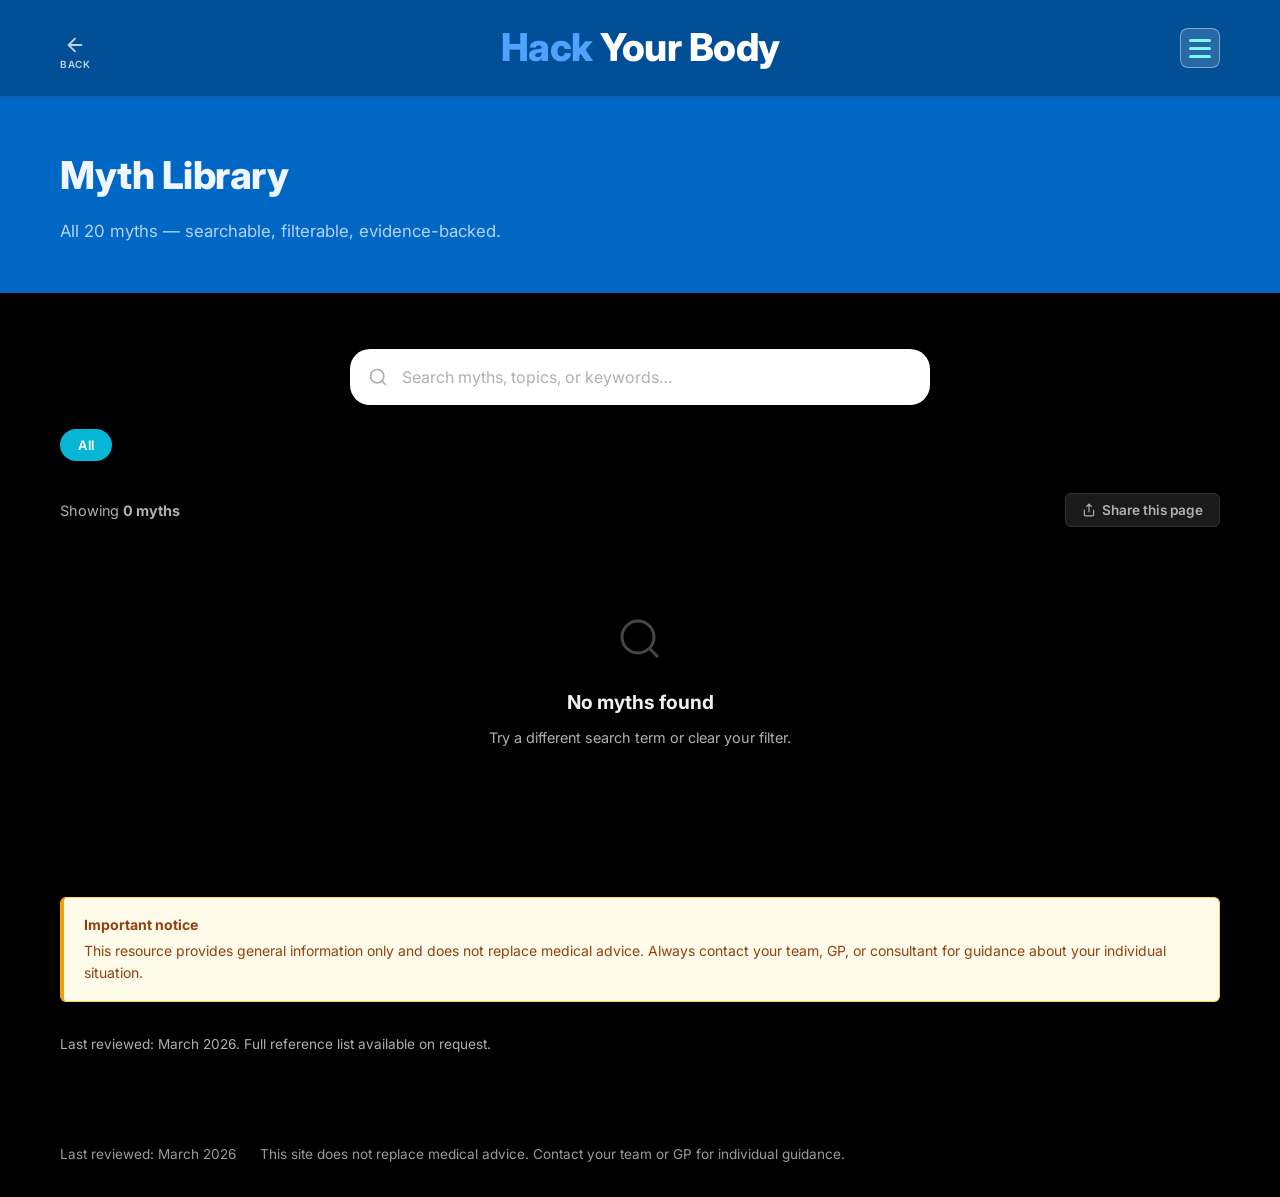
<file: library.html>
<!DOCTYPE html>
<html lang="en">
<head>
  <meta charset="UTF-8" />
  <meta name="viewport" content="width=device-width, initial-scale=1.0" />
  <title>Myth Library | Hack Your Body: Fact vs Myth</title>
  <meta name="description" content="Browse all 20 evidence-based myths and facts. Filter by topic, search by keyword." />
  <link rel="stylesheet" href="css/style.css" />
</head>
<body>

  <!-- Desktop header -->
  <header class="site-header">
    <div class="container">
      <button class="back-btn" onclick="history.back()" aria-label="Go back">
        <svg viewBox="0 0 24 24" fill="none" stroke="currentColor" stroke-width="2" stroke-linecap="round" stroke-linejoin="round" aria-hidden="true"><path d="M19 12H5M12 5l-7 7 7 7"/></svg>
        Back
      </button>
      <a href="index.html" class="logo"><span>Hack</span> Your Body</a>
    </div>
  </header>

  <!-- Page hero -->
  <section class="page-hero">
    <div class="container">
      <h1>Myth Library</h1>
      <p>All 20 myths — searchable, filterable, evidence-backed.</p>
    </div>
  </section>

  <main>
    <section class="section">
      <div class="container">

        <!-- Search bar -->
        <div class="search-wrap" style="max-width:580px; margin-bottom:24px;">
          <svg class="search-icon" width="20" height="20" viewBox="0 0 24 24" fill="none" stroke="currentColor" stroke-width="2" stroke-linecap="round" aria-hidden="true">
            <circle cx="11" cy="11" r="8"/><path d="M21 21l-4.35-4.35"/>
          </svg>
          <input
            type="search"
            id="search-input"
            placeholder="Search myths, topics, or keywords…"
            aria-label="Search myths"
            autocomplete="off"
            style="box-shadow: var(--shadow-sm);"
          />
        </div>

        <!-- Tag filter strip -->
        <div id="lib-tag-strip" class="tag-filter-strip" role="group" aria-label="Filter by topic" style="justify-content:flex-start; margin-bottom:32px;"></div>

        <!-- Controls bar -->
        <div class="library-controls">
          <p class="text-muted" style="font-size:0.9rem;">
            Showing <strong id="result-count">20 myths</strong>
          </p>
          <button class="share-btn" aria-label="Share this page">
            <svg width="14" height="14" viewBox="0 0 24 24" fill="none" stroke="currentColor" stroke-width="2" stroke-linecap="round" aria-hidden="true">
              <path d="M4 12v8a2 2 0 002 2h12a2 2 0 002-2v-8M16 6l-4-4-4 4M12 2v13"/>
            </svg>
            Share this page
          </button>
        </div>

        <!-- Cards grid -->
        <div class="cards-grid" id="library-grid" aria-live="polite" aria-label="Myth cards"></div>

      </div>
    </section>

    <!-- Disclaimer -->
    <section class="section" style="padding-top:0;">
      <div class="container">
        <div class="disclaimer" role="note">
          <strong>Important notice</strong>
          This resource provides general information only and does not replace medical advice.
          Always contact your team, GP, or consultant for guidance about your individual situation.
        </div>
        <p class="text-muted" style="font-size:0.85rem; margin-top:12px;">
          Last reviewed: March 2026.
          Full reference list available on request.
        </p>
      </div>
    </section>
  </main>

  <!-- Footer -->
  <footer class="site-footer">
    <div class="container">
      <div class="footer-meta">
        <span>Last reviewed: March 2026</span>
        <span>This site does not replace medical advice. Contact your team or GP for individual guidance.</span>
      </div>
    </div>
  </footer>

  <script src="js/app.js"></script>
</body>
</html>
</file>
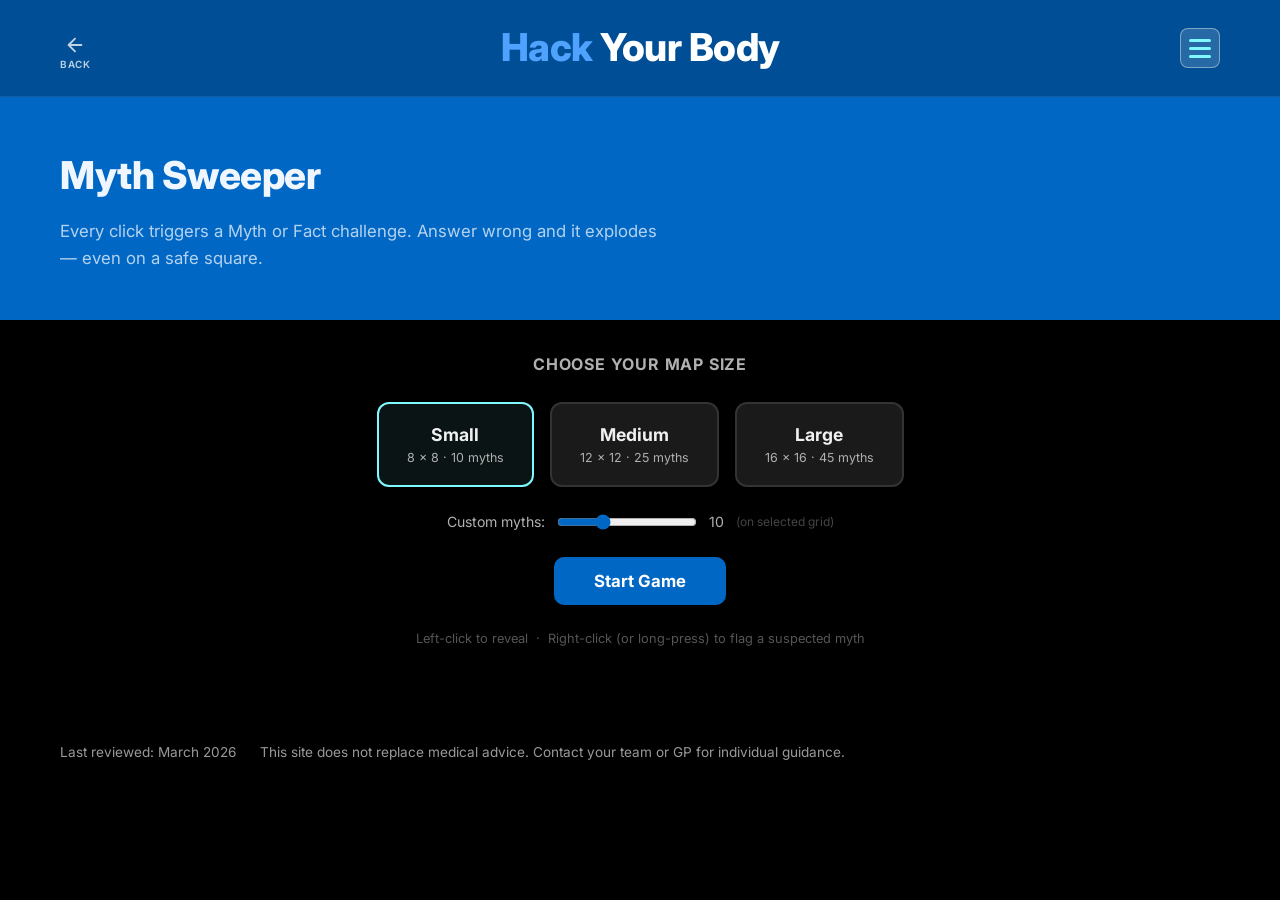
<file: minesweeper.html>
<!DOCTYPE html>
<html lang="en">
<head>
  <meta charset="UTF-8" />
  <meta name="viewport" content="width=device-width, initial-scale=1.0" />
  <title>Myth Sweeper | Hack Your Body</title>
  <meta name="description" content="A Minesweeper-style game where the mines are MYTHS. Don't click them!" />
  <link rel="stylesheet" href="css/style.css" />
  <style>
    /* ── Setup screen ──────────────────────────── */
    .setup-screen {
      display: flex;
      flex-direction: column;
      align-items: center;
      gap: 24px;
      padding: 32px 0 60px;
    }
    .setup-title {
      font-size: 1rem;
      font-weight: 700;
      color: var(--color-muted);
      text-transform: uppercase;
      letter-spacing: 0.8px;
    }
    .size-options {
      display: flex;
      gap: 16px;
      flex-wrap: wrap;
      justify-content: center;
    }
    .size-btn {
      background: #1a1a1a;
      border: 2px solid #333;
      border-radius: 12px;
      color: #f0f0f0;
      padding: 20px 28px;
      cursor: pointer;
      transition: border-color 0.2s, background 0.2s;
      text-align: center;
      min-width: 120px;
    }
    .size-btn:hover { border-color: #0068C4; }
    .size-btn.selected { border-color: #7DF9FF; background: rgba(125,249,255,0.08); }
    .size-btn strong { display: block; font-size: 1.1rem; margin-bottom: 4px; }
    .size-btn span { font-size: 0.78rem; color: var(--color-muted); }
    .custom-row {
      display: flex;
      align-items: center;
      gap: 12px;
      flex-wrap: wrap;
      justify-content: center;
      font-size: 0.88rem;
      color: var(--color-muted);
    }
    .custom-row input[type=range] { width: 140px; accent-color: #0068C4; }
    .start-btn {
      background: #0068C4;
      color: #fff;
      border: none;
      border-radius: 10px;
      padding: 14px 40px;
      font-size: 1.05rem;
      font-weight: 700;
      cursor: pointer;
      transition: background 0.2s;
    }
    .start-btn:hover { background: #004F96; }

    /* ── Game screen ───────────────────────────── */
    .game-screen { display: none; flex-direction: column; align-items: center; gap: 16px; padding: 20px 0 60px; }
    .game-screen.active { display: flex; }
    .setup-screen.hidden { display: none; }

    .game-hud {
      display: flex;
      gap: 24px;
      font-size: 0.9rem;
      font-weight: 600;
      color: var(--color-muted);
      align-items: center;
    }
    .hud-myths { color: #f87171; }
    .hud-safe  { color: #34d399; }
    .hud-timer { color: #7DF9FF; font-variant-numeric: tabular-nums; }

    .grid-scroll { overflow-x: auto; max-width: 100%; }
    .ms-grid {
      display: grid;
      border: 2px solid #333;
      border-radius: 8px;
      overflow: hidden;
      width: fit-content;
      margin: 0 auto;
      position: relative;
    }
    .ms-grid.shake {
      animation: shake 0.5s ease;
    }
    @keyframes shake {
      0%,100% { transform: translateX(0); }
      10%,50%,90% { transform: translateX(-8px) rotate(-1deg); }
      30%,70% { transform: translateX(8px) rotate(1deg); }
    }

    .ms-cell {
      width: var(--cell-size);
      height: var(--cell-size);
      display: flex;
      align-items: center;
      justify-content: center;
      font-size: calc(var(--cell-size) * 0.38);
      font-weight: 700;
      cursor: pointer;
      border: 1px solid #2a2a2a;
      background: #1e1e1e;
      user-select: none;
      -webkit-user-select: none;
      transition: background 0.1s;
      position: relative;
      box-sizing: border-box;
      line-height: 1;
    }
    .ms-cell:hover:not(.revealed):not(.flagged) { background: #2a2a2a; }
    .ms-cell.revealed {
      background: #111;
      cursor: default;
      border-color: #222;
    }
    .ms-cell.flagged { background: #1e1e1e; }
    .ms-cell.flagged::after { content: '🚩'; font-size: calc(var(--cell-size) * 0.45); }
    .ms-cell.myth-revealed {
      background: #3b0a0a;
      border-color: #f87171;
      color: #f87171;
      font-size: calc(var(--cell-size) * 0.28);
      font-weight: 900;
      letter-spacing: 0.5px;
    }
    .ms-cell.myth-triggered {
      background: #7f1d1d;
      border-color: #ef4444;
      color: #fff;
      animation: pulse-myth 0.3s ease;
    }
    @keyframes pulse-myth {
      0% { transform: scale(1); }
      50% { transform: scale(1.3); }
      100% { transform: scale(1); }
    }
    /* Number colours */
    .n1 { color: #60a5fa; }
    .n2 { color: #34d399; }
    .n3 { color: #f87171; }
    .n4 { color: #818cf8; }
    .n5 { color: #f97316; }
    .n6 { color: #22d3ee; }
    .n7 { color: #e879f9; }
    .n8 { color: #94a3b8; }

    /* ── Explosion overlay ─────────────────────── */
    .explosion-overlay {
      display: none;
      position: fixed;
      inset: 0;
      z-index: 500;
      background: rgba(0,0,0,0);
      align-items: center;
      justify-content: center;
      flex-direction: column;
      gap: 16px;
    }
    .explosion-overlay.active {
      display: flex;
      animation: explode-bg 0.6s ease forwards;
    }
    @keyframes explode-bg {
      0%   { background: rgba(0,0,0,0); }
      30%  { background: rgba(200,20,20,0.7); }
      100% { background: rgba(0,0,0,0.85); }
    }
    .explosion-msg {
      font-size: clamp(2rem, 8vw, 3.5rem);
      font-weight: 900;
      color: #f87171;
      text-align: center;
      animation: pop-in 0.4s 0.3s both;
      text-shadow: 0 0 30px rgba(248,113,113,0.8);
    }
    .explosion-sub {
      font-size: 1.1rem;
      color: #f0f0f0;
      animation: pop-in 0.4s 0.5s both;
      text-align: center;
      padding: 0 24px;
    }
    .explosion-emoji {
      font-size: clamp(3rem, 12vw, 6rem);
      animation: pop-in 0.4s 0.1s both;
    }
    @keyframes pop-in {
      0% { transform: scale(0.5); opacity: 0; }
      70% { transform: scale(1.1); }
      100% { transform: scale(1); opacity: 1; }
    }
    .overlay-btns { display: flex; gap: 12px; flex-wrap: wrap; justify-content: center; animation: pop-in 0.4s 0.7s both; margin-top: 8px; }
    .overlay-btn {
      padding: 12px 28px;
      border-radius: 10px;
      font-size: 1rem;
      font-weight: 700;
      cursor: pointer;
      border: none;
    }
    .overlay-btn-primary { background: #0068C4; color: #fff; }
    .overlay-btn-secondary { background: #222; color: #f0f0f0; border: 2px solid #444; }

    /* ── Win overlay ───────────────────────────── */
    .win-overlay {
      display: none;
      position: fixed;
      inset: 0;
      z-index: 500;
      background: rgba(0,0,0,0.85);
      align-items: center;
      justify-content: center;
      flex-direction: column;
      gap: 16px;
    }
    .win-overlay.active { display: flex; }
    .win-msg {
      font-size: clamp(2rem, 8vw, 3rem);
      font-weight: 900;
      color: #34d399;
      text-align: center;
      animation: pop-in 0.4s both;
      text-shadow: 0 0 30px rgba(52,211,153,0.6);
    }
    .win-sub { font-size: 1.1rem; color: #f0f0f0; animation: pop-in 0.4s 0.2s both; text-align: center; }
    .win-emoji { font-size: clamp(3rem, 12vw, 6rem); animation: pop-in 0.4s both; }

    .game-hint {
      font-size: 0.78rem;
      color: #555;
      text-align: center;
    }
    .back-to-setup {
      background: transparent;
      border: 2px solid #333;
      color: var(--color-muted);
      padding: 8px 20px;
      border-radius: 8px;
      font-size: 0.85rem;
      cursor: pointer;
      transition: border-color 0.2s, color 0.2s;
    }
    .back-to-setup:hover { border-color: #0068C4; color: #f0f0f0; }

    /* ── Quiz modal ────────────────────────────── */
    .quiz-modal {
      display: none;
      position: fixed;
      inset: 0;
      z-index: 400;
      background: rgba(0,0,0,0.7);
      align-items: flex-end;
      justify-content: center;
      padding-bottom: env(safe-area-inset-bottom, 0);
    }
    .quiz-modal.active { display: flex; }
    .quiz-card {
      background: #111;
      border: 2px solid #333;
      border-radius: 20px 20px 0 0;
      padding: 28px 24px 32px;
      width: 100%;
      max-width: 520px;
      animation: slide-up 0.25s ease;
    }
    @keyframes slide-up {
      from { transform: translateY(100%); opacity: 0; }
      to   { transform: translateY(0);    opacity: 1; }
    }
    .quiz-badge {
      display: inline-block;
      background: #0068C4;
      color: #fff;
      font-size: 0.7rem;
      font-weight: 700;
      letter-spacing: 0.8px;
      text-transform: uppercase;
      padding: 4px 10px;
      border-radius: 99px;
      margin-bottom: 14px;
    }
    .quiz-instruction {
      font-size: 0.8rem;
      color: var(--color-muted);
      margin-bottom: 10px;
    }
    .quiz-statement {
      font-size: 1.05rem;
      font-weight: 600;
      color: #f0f0f0;
      line-height: 1.5;
      margin-bottom: 22px;
    }
    .quiz-btns {
      display: grid;
      grid-template-columns: 1fr 1fr;
      gap: 12px;
    }
    .quiz-answer-btn {
      padding: 16px 8px;
      border-radius: 12px;
      font-size: 1rem;
      font-weight: 800;
      letter-spacing: 0.5px;
      cursor: pointer;
      border: 2px solid transparent;
      transition: transform 0.1s, opacity 0.1s;
    }
    .quiz-answer-btn:active { transform: scale(0.96); }
    .quiz-myth-btn { background: rgba(248,113,113,0.15); border-color: #f87171; color: #f87171; }
    .quiz-fact-btn { background: rgba(52,211,153,0.15); border-color: #34d399; color: #34d399; }
    .quiz-answer-btn.correct { opacity: 1; animation: flash-correct 0.35s ease; }
    .quiz-answer-btn.wrong   { animation: flash-wrong 0.35s ease; }
    @keyframes flash-correct {
      0%,100% { background: rgba(52,211,153,0.15); }
      50%      { background: rgba(52,211,153,0.5); }
    }
    @keyframes flash-wrong {
      0%,100% { background: rgba(248,113,113,0.15); }
      50%      { background: rgba(248,113,113,0.5); }
    }
    .quiz-score {
      font-size: 0.78rem;
      color: #555;
      text-align: right;
      margin-top: 12px;
    }
    .quiz-score .qs-right { color: #34d399; font-weight: 700; }
    .quiz-score .qs-wrong { color: #f87171; font-weight: 700; }
  </style>
</head>
<body>

  <!-- Desktop header -->
  <header class="site-header">
    <div class="container">
      <button class="back-btn" onclick="history.back()" aria-label="Go back">
        <svg viewBox="0 0 24 24" fill="none" stroke="currentColor" stroke-width="2" stroke-linecap="round" stroke-linejoin="round" aria-hidden="true"><path d="M19 12H5M12 5l-7 7 7 7"/></svg>
        Back
      </button>
      <a href="index.html" class="logo"><span>Hack</span> Your Body</a>
    </div>
  </header>

  <!-- Page hero -->
  <section class="page-hero">
    <div class="container">
      <h1>Myth Sweeper</h1>
      <p>Every click triggers a Myth or Fact challenge. Answer wrong and it explodes — even on a safe square.</p>
    </div>
  </section>

  <main>
    <div class="container">

      <!-- ── Setup Screen ── -->
      <div class="setup-screen" id="setup-screen">
        <p class="setup-title">Choose your map size</p>

        <div class="size-options">
          <button class="size-btn selected" data-rows="8" data-cols="8" data-myths="10">
            <strong>Small</strong>
            <span>8 × 8 · 10 myths</span>
          </button>
          <button class="size-btn" data-rows="12" data-cols="12" data-myths="25">
            <strong>Medium</strong>
            <span>12 × 12 · 25 myths</span>
          </button>
          <button class="size-btn" data-rows="16" data-cols="16" data-myths="45">
            <strong>Large</strong>
            <span>16 × 16 · 45 myths</span>
          </button>
        </div>

        <div class="custom-row">
          <span>Custom myths:</span>
          <input type="range" id="custom-myths" min="1" max="30" value="10" />
          <span id="custom-myths-val">10</span>
          <span style="font-size:0.75rem; color:#444;">(on selected grid)</span>
        </div>

        <button class="start-btn" id="start-btn">Start Game</button>

        <p style="font-size:0.8rem; color:#555; text-align:center;">
          Left-click to reveal &nbsp;·&nbsp; Right-click (or long-press) to flag a suspected myth
        </p>
      </div>

      <!-- ── Game Screen ── -->
      <div class="game-screen" id="game-screen">
        <div class="game-hud">
          <span class="hud-myths">💣 <span id="hud-myths">0</span> myths</span>
          <span class="hud-safe">✓ <span id="hud-safe">0</span> safe</span>
          <span class="hud-timer">⏱ <span id="hud-timer">0:00</span></span>
        </div>
        <div class="grid-scroll">
          <div class="ms-grid" id="ms-grid"></div>
        </div>
        <p class="game-hint" id="game-hint">Click any square to begin</p>
        <div style="display:flex;gap:12px;">
          <button class="back-to-setup" id="restart-btn">↺ Restart</button>
          <button class="back-to-setup" id="setup-btn">⚙ Change size</button>
        </div>
      </div>

    </div>
  </main>

  <!-- Quiz modal -->
  <div class="quiz-modal" id="quiz-modal">
    <div class="quiz-card">
      <span class="quiz-badge">&#10067; Knowledge Check</span>
      <p class="quiz-instruction">Answer correctly to reveal the square. Get it wrong and it blows up — even if it was safe.</p>
      <p class="quiz-statement" id="quiz-statement"></p>
      <div class="quiz-btns">
        <button class="quiz-answer-btn quiz-myth-btn" id="quiz-myth">✕ MYTH</button>
        <button class="quiz-answer-btn quiz-fact-btn" id="quiz-fact">✓ FACT</button>
      </div>
      <p class="quiz-score">Correct: <span class="qs-right" id="qs-right">0</span> &nbsp;|&nbsp; Wrong: <span class="qs-wrong" id="qs-wrong">0</span></p>
    </div>
  </div>

  <!-- Explosion overlay -->
  <div class="explosion-overlay" id="explosion-overlay">
    <div class="explosion-emoji">💥</div>
    <div class="explosion-msg">MYTH DETECTED!</div>
    <div class="explosion-sub">You clicked a myth and it blew up.<br>Better luck next time.</div>
    <div class="overlay-btns">
      <button class="overlay-btn overlay-btn-primary" id="boom-restart">↺ Try Again</button>
      <button class="overlay-btn overlay-btn-secondary" id="boom-setup">Change Size</button>
    </div>
  </div>

  <!-- Win overlay -->
  <div class="win-overlay" id="win-overlay">
    <div class="win-emoji">🏆</div>
    <div class="win-msg">MYTH-FREE ZONE!</div>
    <div class="win-sub" id="win-sub">All safe squares cleared!</div>
    <div class="overlay-btns" style="animation: pop-in 0.4s 0.4s both;">
      <button class="overlay-btn overlay-btn-primary" id="win-restart">↺ Play Again</button>
      <button class="overlay-btn overlay-btn-secondary" id="win-setup">Change Size</button>
    </div>
  </div>

  <!-- Footer -->
  <footer class="site-footer">
    <div class="container">
      <div class="footer-meta">
        <span>Last reviewed: March 2026</span>
        <span>This site does not replace medical advice. Contact your team or GP for individual guidance.</span>
      </div>
    </div>
  </footer>

  <script src="js/app.js"></script>
  <script>
  // ═══════════════════════════════════════════════════
  //  Myth Sweeper
  // ═══════════════════════════════════════════════════

  const STATEMENTS = [
    // PAP
    { text: "Heavy pre-activation exercises can increase muscular power output", type: "fact" },
    { text: "PAP has less effect on untrained athletes", type: "fact" },
    { text: "The optimal rest time for PAP effects is between 4-12 minutes", type: "fact" },
    { text: "Training status, intensity, and rest period length influence PAP performance improvements", type: "fact" },
    { text: "PAP increases neural activation of the muscles", type: "fact" },
    { text: "PAP protocols often include high intensity strength exercises of 80% 1RM or more", type: "fact" },
    { text: "PAP performance effects depend on the balance between fatigue and potentiation", type: "fact" },
    // PNF
    { text: "PNF stretching performed immediately before exercise may temporarily reduce strength or power performance", type: "fact" },
    { text: "One PNF stretching session can significantly increase joint range of motion temporarily", type: "fact" },
    { text: "Flexibility improvements from PNF are partly due to increased tolerance to stretch sensations", type: "fact" },
    { text: "PNF is widely used in sports training and physiotherapy to improve flexibility and mobility", type: "fact" },
    { text: "PNF stretching works partly because Golgi tendon organs reduce muscle activation", type: "fact" },
    { text: "PNF stretching usually involves contracting the muscle before stretching it further", type: "fact" },
    { text: "PNF stretching can be performed with both maximal and submaximal muscle contractions", type: "fact" },
    // EMS
    { text: "External electrical impulses trigger muscle contractions by depolarising motor neurons", type: "fact" },
    { text: "EMS training can increase muscle strength", type: "fact" },
    { text: "EMS can recruit fast-twitch muscle fibres that are difficult to activate during voluntary exercise", type: "fact" },
    { text: "EMS training can improve strength and power performance in athletes", type: "fact" },
    { text: "EMS can activate large motor units earlier than voluntary contractions", type: "fact" },
    { text: "EMS mainly stimulates the muscles directly under the electrode pads", type: "fact" },
    { text: "EMS is often used in rehabilitation to help maintain muscle when someone cannot exercise normally", type: "fact" },
    { text: "EMS devices send electrical pulses through electrodes placed on the skin", type: "fact" },
    // PAP Myths
    { text: "PAP works best when the explosive movement is performed immediately after the heavy exercise with no rest", type: "myth" },
    { text: "PAP improves performance because it increases muscle flexibility like PNF stretching", type: "myth" },
    { text: "PAP only works for elite power athletes and has no effect in recreational athletes", type: "myth" },
    { text: "PAP occurs because electrical impulses from the muscles increase in the same way as EMS stimulation", type: "myth" },
    { text: "The heavier the exercise used in PAP, the bigger the performance improvement will always be", type: "myth" },
    { text: "PAP improves performance by increasing blood flow to the muscles", type: "myth" },
    { text: "PAP only improves vertical jump performance and cannot improve sprinting or throwing", type: "myth" },
    { text: "PAP protocols involve stretching the muscle before explosive activity", type: "myth" },
    { text: "PAP effects last for more than an hour after the heavy exercise", type: "myth" },
    // PNF Myths
    { text: "PNF stretching increases explosive power in the same way PAP does", type: "myth" },
    { text: "PNF stretching works by electrically stimulating the muscle fibres like EMS", type: "myth" },
    { text: "One PNF stretching session permanently increases muscle length", type: "myth" },
    { text: "PNF stretching should always involve maximal contractions to be effective", type: "myth" },
    { text: "PNF stretching improves flexibility mainly by increasing blood flow to the muscle", type: "myth" },
    { text: "PNF stretching should always be used immediately before explosive activities to increase power", type: "myth" },
    { text: "PNF stretching only works when assisted by another person and cannot be done independently", type: "myth" },
    { text: "PNF stretching completely switches off the muscle so it becomes fully relaxed", type: "myth" },
    { text: "PNF stretching only works for hamstrings and cannot be applied to other muscle groups", type: "myth" },
    // EMS Myths
    { text: "EMS can fully replace strength training because it stimulates muscles in the same way as voluntary exercise", type: "myth" },
    { text: "EMS improves flexibility in the same way that PNF stretching does", type: "myth" },
    { text: "EMS works by increasing the muscle's stretch tolerance like PNF stretching", type: "myth" },
    { text: "EMS only activates slow-twitch muscle fibres", type: "myth" },
    { text: "EMS produces PAP automatically because electrical stimulation replaces heavy exercise", type: "myth" },
    { text: "EMS improves strength mainly by increasing blood flow to the muscle", type: "myth" },
    { text: "EMS contractions occur because the electrodes stretch the muscle fibres", type: "myth" },
    { text: "EMS only works during rehabilitation and cannot improve athletic performance", type: "myth" },
    { text: "EMS activates muscles only under the electrodes and does not involve the nervous system", type: "myth" },
  ];

  let quizQueue = [];
  let pendingReveal = null; // { row, col }
  let quizRight = 0;
  let quizWrong = 0;

  const NUM_COLOURS = ['','n1','n2','n3','n4','n5','n6','n7','n8'];

  let config = { rows: 8, cols: 8, myths: 10 };
  let grid = [];        // 2D array of cell objects
  let gameState = 'idle'; // idle | playing | dead | won
  let firstClick = true;
  let safeRevealed = 0;
  let flagCount = 0;
  let timerInterval = null;
  let timerSeconds = 0;

  // ── Setup UI ──────────────────────────────────────
  const setupScreen  = document.getElementById('setup-screen');
  const gameScreen   = document.getElementById('game-screen');
  const msGrid       = document.getElementById('ms-grid');
  const explosionEl  = document.getElementById('explosion-overlay');
  const winEl        = document.getElementById('win-overlay');
  const customSlider = document.getElementById('custom-myths');
  const customVal    = document.getElementById('custom-myths-val');
  const hudMyths     = document.getElementById('hud-myths');
  const hudSafe      = document.getElementById('hud-safe');
  const hudTimer     = document.getElementById('hud-timer');
  const gameHint     = document.getElementById('game-hint');

  // Size buttons
  document.querySelectorAll('.size-btn').forEach(btn => {
    btn.addEventListener('click', () => {
      document.querySelectorAll('.size-btn').forEach(b => b.classList.remove('selected'));
      btn.classList.add('selected');
      config.rows  = +btn.dataset.rows;
      config.cols  = +btn.dataset.cols;
      config.myths = +btn.dataset.myths;
      // Keep custom slider within new max
      const maxMyths = Math.floor(config.rows * config.cols * 0.4);
      customSlider.max = maxMyths;
      customSlider.value = config.myths;
      customVal.textContent = config.myths;
    });
  });

  customSlider.addEventListener('input', () => {
    customVal.textContent = customSlider.value;
    config.myths = +customSlider.value;
  });

  document.getElementById('start-btn').addEventListener('click', startGame);
  document.getElementById('restart-btn').addEventListener('click', restartGame);
  document.getElementById('setup-btn').addEventListener('click', showSetup);
  document.getElementById('boom-restart').addEventListener('click', () => { explosionEl.classList.remove('active'); restartGame(); });
  document.getElementById('boom-setup').addEventListener('click', () => { explosionEl.classList.remove('active'); showSetup(); });
  document.getElementById('win-restart').addEventListener('click', () => { winEl.classList.remove('active'); restartGame(); });
  document.getElementById('win-setup').addEventListener('click', () => { winEl.classList.remove('active'); showSetup(); });

  function showSetup() {
    stopTimer();
    setupScreen.classList.remove('hidden');
    gameScreen.classList.remove('active');
  }

  function restartGame() {
    stopTimer();
    startGame();
  }

  // ── Game init ─────────────────────────────────────
  function startGame() {
    setupScreen.classList.add('hidden');
    gameScreen.classList.add('active');
    firstClick = true;
    safeRevealed = 0;
    flagCount = 0;
    gameState = 'playing';
    stopTimer();
    timerSeconds = 0;
    hudTimer.textContent = '0:00';
    gameHint.textContent = 'Click any square to begin';
    resetQuizQueue();

    // Cell size: fit grid in available space, max 40px
    const maxW = Math.min(window.innerWidth - 48, 640);
    const cellPx = Math.max(20, Math.min(40, Math.floor(maxW / config.cols)));
    msGrid.style.setProperty('--cell-size', cellPx + 'px');
    msGrid.style.gridTemplateColumns = `repeat(${config.cols}, ${cellPx}px)`;

    // Init grid data
    grid = Array.from({ length: config.rows }, () =>
      Array.from({ length: config.cols }, () => ({
        isMine: false, revealed: false, flagged: false, adjacent: 0, el: null
      }))
    );

    // Render cells
    msGrid.innerHTML = '';
    msGrid.classList.remove('shake');
    for (let r = 0; r < config.rows; r++) {
      for (let c = 0; c < config.cols; c++) {
        const cell = document.createElement('div');
        cell.className = 'ms-cell';
        cell.dataset.r = r;
        cell.dataset.c = c;

        // Left click — reveal
        cell.addEventListener('click', () => handleReveal(r, c));

        // Right click — flag
        cell.addEventListener('contextmenu', e => { e.preventDefault(); handleFlag(r, c); });

        // Long press — flag (mobile)
        let pressTimer;
        cell.addEventListener('touchstart', () => {
          pressTimer = setTimeout(() => handleFlag(r, c), 500);
        }, { passive: true });
        cell.addEventListener('touchend', () => clearTimeout(pressTimer));
        cell.addEventListener('touchmove', () => clearTimeout(pressTimer));

        grid[r][c].el = cell;
        msGrid.appendChild(cell);
      }
    }

    updateHud();
  }

  // ── Mine placement (after first click) ───────────
  function placeMines(safeR, safeC) {
    let placed = 0;
    const maxTries = config.rows * config.cols * 10;
    let tries = 0;
    while (placed < config.myths && tries < maxTries) {
      tries++;
      const r = Math.floor(Math.random() * config.rows);
      const c = Math.floor(Math.random() * config.cols);
      if (Math.abs(r - safeR) <= 1 && Math.abs(c - safeC) <= 1) continue;
      if (grid[r][c].isMine) continue;
      grid[r][c].isMine = true;
      placed++;
    }
    // Calculate adjacency
    for (let r = 0; r < config.rows; r++) {
      for (let c = 0; c < config.cols; c++) {
        if (!grid[r][c].isMine) {
          grid[r][c].adjacent = countAdjacent(r, c);
        }
      }
    }
  }

  function countAdjacent(row, col) {
    let n = 0;
    for (let dr = -1; dr <= 1; dr++) {
      for (let dc = -1; dc <= 1; dc++) {
        if (!dr && !dc) continue;
        const r = row + dr, c = col + dc;
        if (r >= 0 && r < config.rows && c >= 0 && c < config.cols && grid[r][c].isMine) n++;
      }
    }
    return n;
  }

  // ── Quiz ──────────────────────────────────────────
  const quizModal     = document.getElementById('quiz-modal');
  const quizStatement = document.getElementById('quiz-statement');
  const quizMythBtn   = document.getElementById('quiz-myth');
  const quizFactBtn   = document.getElementById('quiz-fact');
  const qsRight       = document.getElementById('qs-right');
  const qsWrong       = document.getElementById('qs-wrong');

  function resetQuizQueue() {
    quizQueue = [...STATEMENTS].sort(() => Math.random() - 0.5);
    quizRight = 0;
    quizWrong = 0;
    qsRight.textContent = '0';
    qsWrong.textContent = '0';
  }

  function showQuiz(row, col) {
    if (!quizQueue.length) quizQueue = [...STATEMENTS].sort(() => Math.random() - 0.5);
    const q = quizQueue.pop();
    pendingReveal = { row, col, answer: q.type };
    quizStatement.textContent = '"' + q.text + '"';
    quizMythBtn.className = 'quiz-answer-btn quiz-myth-btn';
    quizFactBtn.className = 'quiz-answer-btn quiz-fact-btn';
    quizModal.classList.add('active');
  }

  function handleQuizAnswer(chosen) {
    if (!pendingReveal) return;
    const { row, col, answer } = pendingReveal;
    const correct = chosen === answer;

    // Flash feedback
    const btn = chosen === 'myth' ? quizMythBtn : quizFactBtn;
    btn.classList.add(correct ? 'correct' : 'wrong');

    setTimeout(() => {
      quizModal.classList.remove('active');
      pendingReveal = null;

      if (correct) {
        quizRight++;
        qsRight.textContent = quizRight;
        // Proceed with normal reveal
        if (firstClick) {
          firstClick = false;
          placeMines(row, col);
          startTimer();
          gameHint.textContent = 'Right-click or long-press to flag a myth';
        }
        revealCell(row, col);
        if (gameState === 'dead') triggerExplosion(row, col, 'myth');
        else if (gameState === 'won') triggerWin();
      } else {
        quizWrong++;
        qsWrong.textContent = quizWrong;
        // Wrong answer — explode regardless
        gameState = 'dead';
        if (firstClick) {
          firstClick = false;
          placeMines(row, col);
          startTimer();
        }
        grid[row][col].el.classList.add('myth-triggered');
        grid[row][col].el.textContent = '✕';
        triggerExplosion(row, col, 'wrong-answer');
      }
    }, 420);
  }

  quizMythBtn.addEventListener('click', () => handleQuizAnswer('myth'));
  quizFactBtn.addEventListener('click', () => handleQuizAnswer('fact'));

  // ── Reveal ────────────────────────────────────────
  function handleReveal(row, col) {
    if (gameState !== 'playing') return;
    const cell = grid[row][col];
    if (cell.revealed || cell.flagged) return;
    showQuiz(row, col);
  }

  function revealCell(row, col) {
    const cell = grid[row][col];
    if (cell.revealed || cell.flagged) return;
    cell.revealed = true;

    if (cell.isMine) {
      gameState = 'dead';
      cell.el.classList.add('myth-triggered');
      cell.el.textContent = 'MYTH';
      return;
    }

    safeRevealed++;
    cell.el.classList.add('revealed');
    if (cell.adjacent > 0) {
      cell.el.textContent = cell.adjacent;
      cell.el.classList.add(NUM_COLOURS[cell.adjacent]);
    }

    if (cell.adjacent === 0) {
      for (let dr = -1; dr <= 1; dr++) {
        for (let dc = -1; dc <= 1; dc++) {
          if (!dr && !dc) continue;
          const r = row + dr, c = col + dc;
          if (r >= 0 && r < config.rows && c >= 0 && c < config.cols) revealCell(r, c);
        }
      }
    }

    const totalSafe = config.rows * config.cols - config.myths;
    if (safeRevealed >= totalSafe) gameState = 'won';

    updateHud();
  }

  // ── Flag ──────────────────────────────────────────
  function handleFlag(row, col) {
    if (gameState !== 'playing') return;
    const cell = grid[row][col];
    if (cell.revealed) return;
    cell.flagged = !cell.flagged;
    cell.el.classList.toggle('flagged', cell.flagged);
    cell.el.textContent = '';
    flagCount += cell.flagged ? 1 : -1;
    updateHud();
  }

  // ── Explosion ─────────────────────────────────────
  function triggerExplosion(row, col, reason) {
    stopTimer();
    // Set overlay message based on reason
    const emoji = document.querySelector('.explosion-emoji');
    const msg   = document.querySelector('.explosion-msg');
    const sub   = document.querySelector('.explosion-sub');
    if (reason === 'wrong-answer') {
      emoji.textContent = '❌';
      msg.textContent   = 'WRONG ANSWER!';
      sub.innerHTML     = 'You misidentified that statement — the square blew up.<br>The myths are still out there.';
    } else {
      emoji.textContent = '💥';
      msg.textContent   = 'MYTH DETECTED!';
      sub.innerHTML     = 'You uncovered a myth square.<br>You knew your facts — just picked the wrong cell.';
    }
    // Reveal all myths
    setTimeout(() => {
      for (let r = 0; r < config.rows; r++) {
        for (let c = 0; c < config.cols; c++) {
          const cell = grid[r][c];
          if (cell.isMine && !(r === row && c === col)) {
            cell.el.classList.add('myth-revealed');
            cell.el.textContent = 'MYTH';
          }
        }
      }
      msGrid.classList.add('shake');
      setTimeout(() => {
        msGrid.classList.remove('shake');
        explosionEl.classList.add('active');
      }, 500);
    }, 200);
  }

  // ── Win ───────────────────────────────────────────
  function triggerWin() {
    stopTimer();
    const mins = Math.floor(timerSeconds / 60);
    const secs = timerSeconds % 60;
    document.getElementById('win-sub').textContent =
      `All safe squares cleared in ${mins > 0 ? mins + 'm ' : ''}${secs}s!`;
    setTimeout(() => winEl.classList.add('active'), 400);
  }

  // ── HUD ───────────────────────────────────────────
  function updateHud() {
    const remaining = config.myths - flagCount;
    hudMyths.textContent = remaining;
    hudSafe.textContent = safeRevealed;
  }

  // ── Timer ─────────────────────────────────────────
  function startTimer() {
    timerSeconds = 0;
    timerInterval = setInterval(() => {
      timerSeconds++;
      const m = Math.floor(timerSeconds / 60);
      const s = String(timerSeconds % 60).padStart(2, '0');
      hudTimer.textContent = `${m}:${s}`;
    }, 1000);
  }

  function stopTimer() {
    clearInterval(timerInterval);
    timerInterval = null;
  }
  </script>
</body>
</html>
</file>
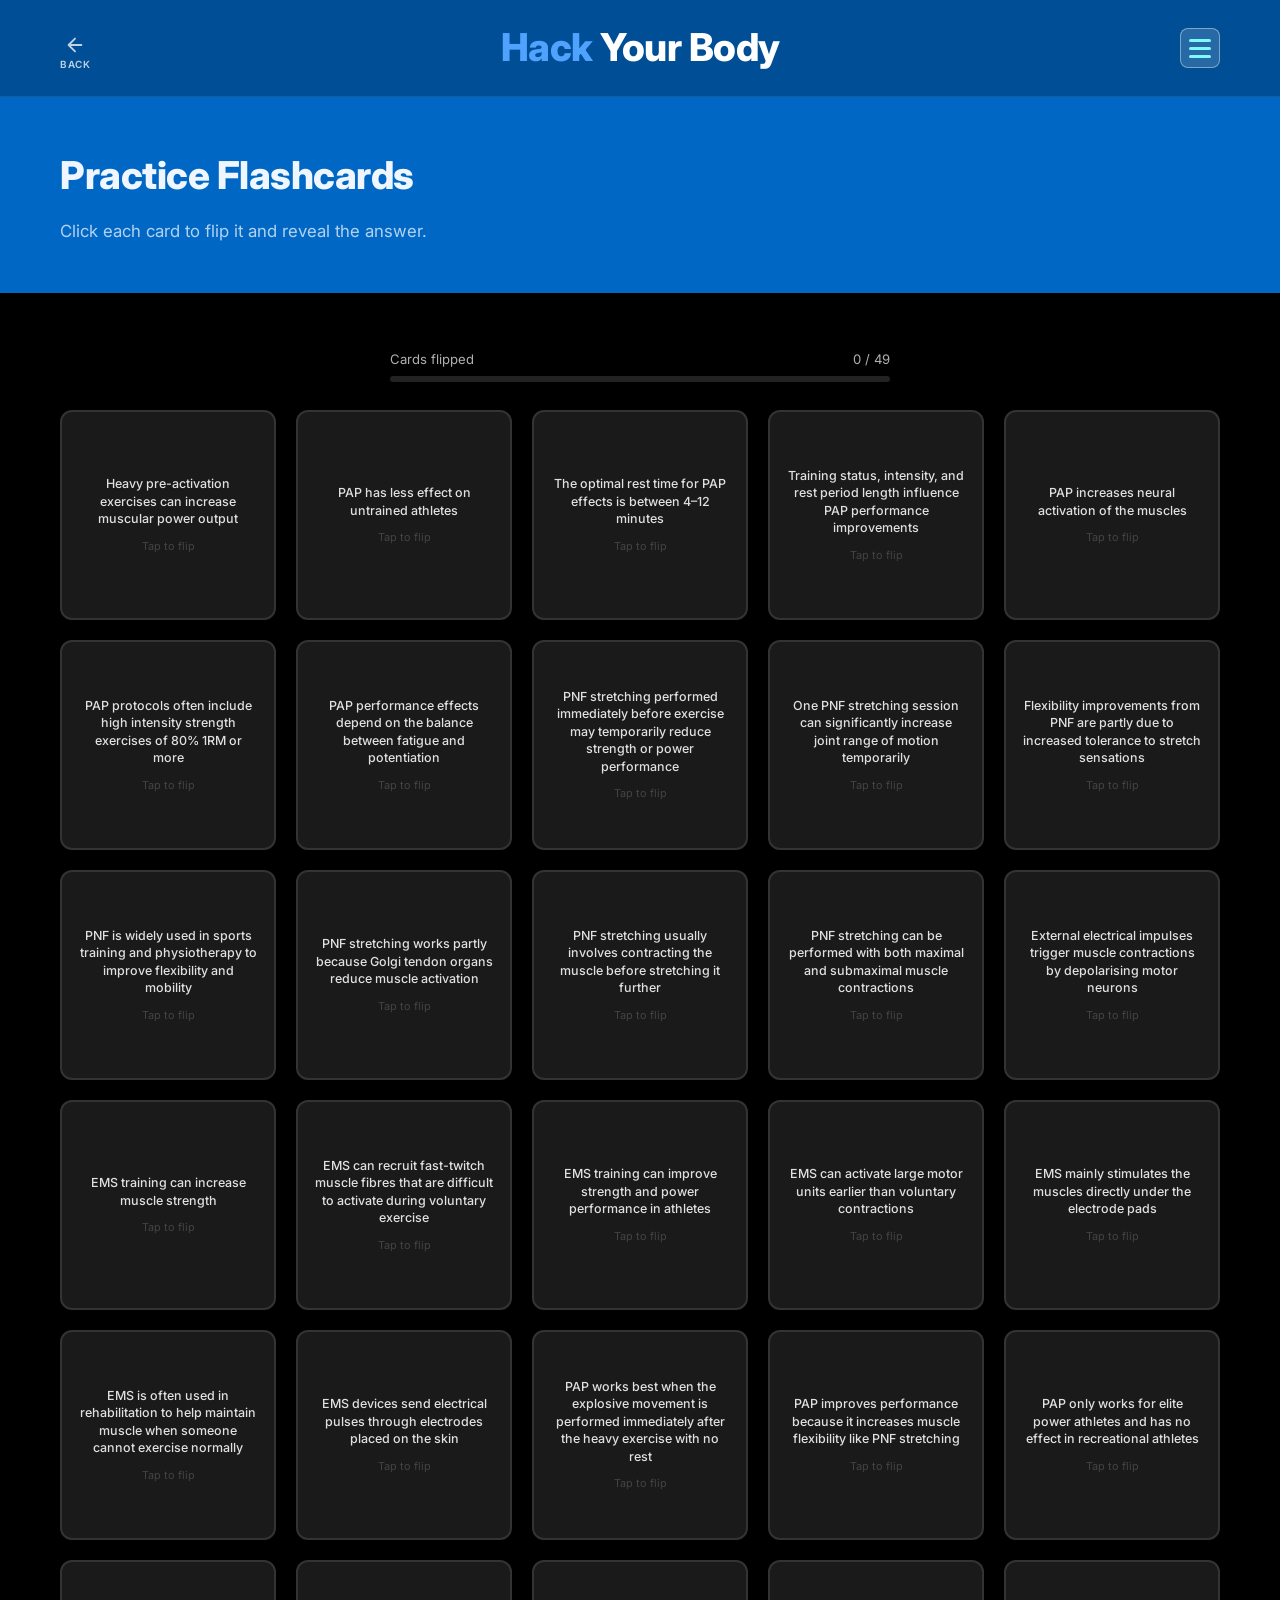
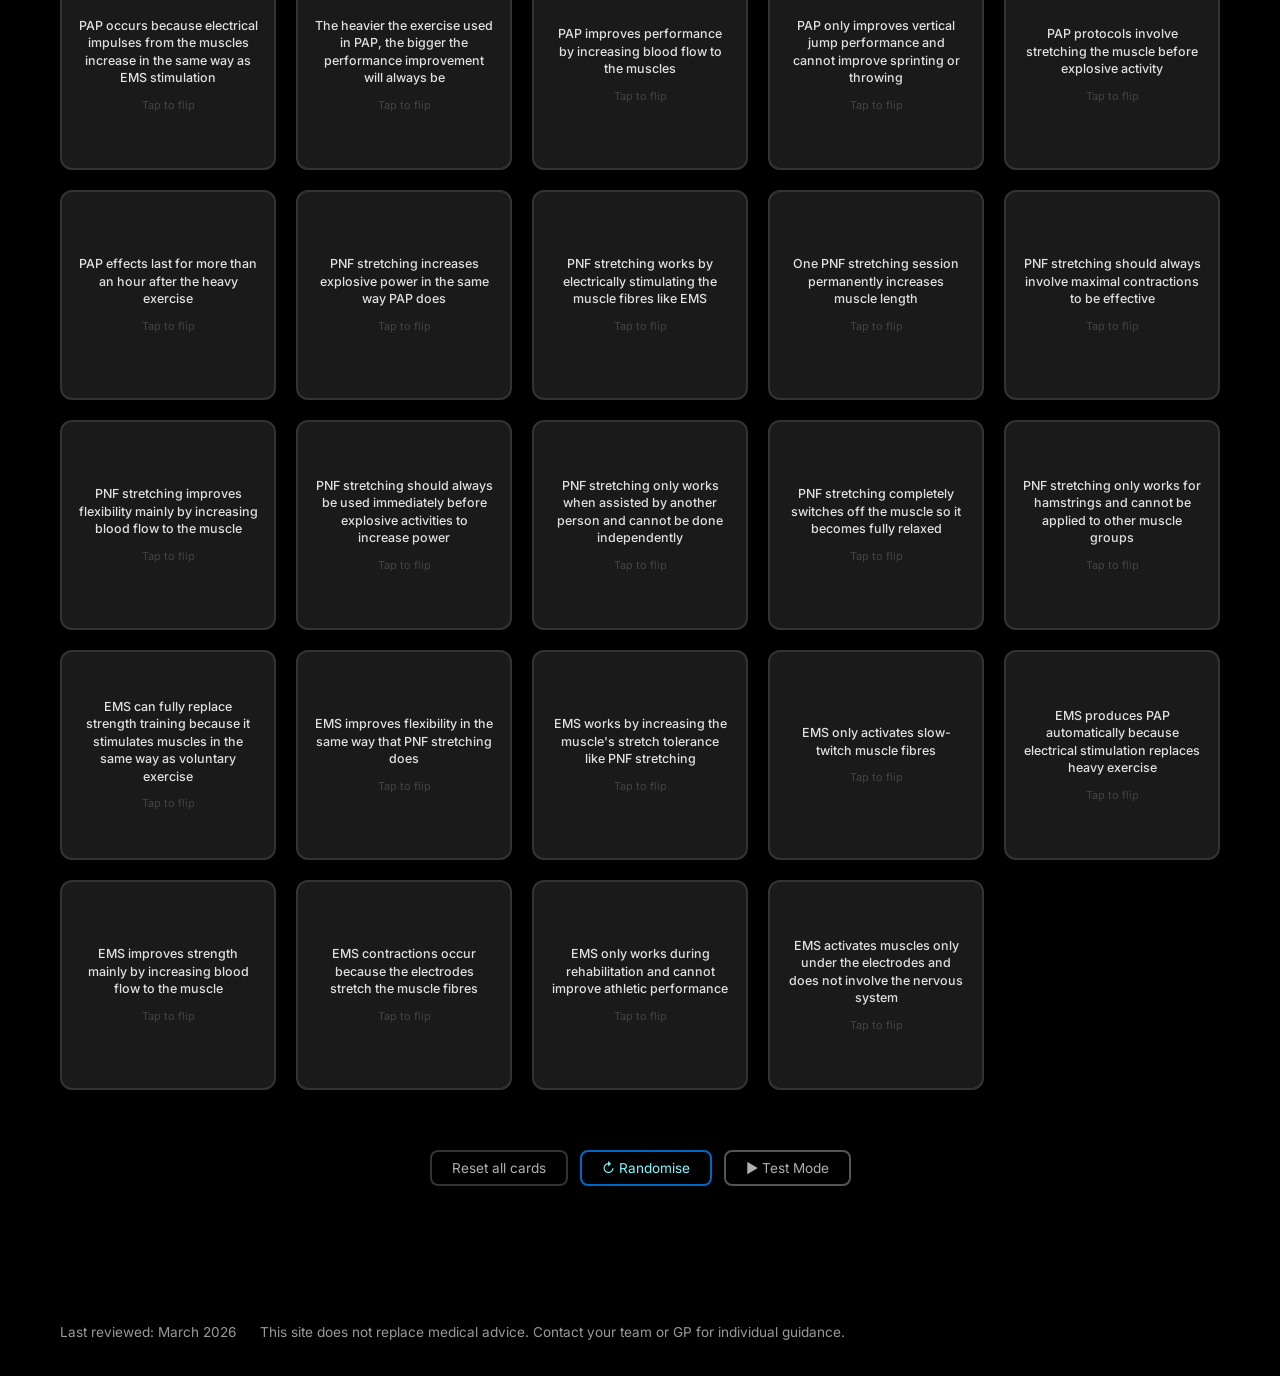
<file: practice.html>
<!DOCTYPE html>
<html lang="en">
<head>
  <meta charset="UTF-8" />
  <meta name="viewport" content="width=device-width, initial-scale=1.0" />
  <title>Practice | Hack Your Body: Fact vs Myth</title>
  <meta name="description" content="20 flashcards to test your knowledge. Click each card to reveal the answer." />
  <link rel="stylesheet" href="css/style.css" />
  <style>
    .flashcard-intro {
      text-align: center;
      color: var(--color-muted);
      font-size: 0.9rem;
      margin-bottom: 36px;
    }
    .flashcard-grid {
      display: grid;
      grid-template-columns: repeat(auto-fill, minmax(200px, 1fr));
      gap: 20px;
      margin-bottom: 60px;
    }
    .card-scene {
      perspective: 900px;
      height: 210px;
    }
    .card-flip {
      width: 100%;
      height: 100%;
      position: relative;
      transform-style: preserve-3d;
      transition: transform 0.5s cubic-bezier(0.4, 0.2, 0.2, 1);
      cursor: pointer;
      border-radius: 12px;
    }
    .card-flip.flipped {
      transform: rotateY(180deg);
    }
    .card-face {
      position: absolute;
      inset: 0;
      border-radius: 12px;
      backface-visibility: hidden;
      -webkit-backface-visibility: hidden;
      display: flex;
      flex-direction: column;
      align-items: center;
      justify-content: center;
      padding: 16px;
      text-align: center;
      gap: 8px;
    }
    .card-front {
      background: #1a1a1a;
      border: 2px solid #333;
    }
    .card-front:hover {
      border-color: #0068C4;
    }
    .card-back {
      background: #0c2a4a;
      border: 2px solid #0068C4;
      transform: rotateY(180deg);
    }
    .card-back--myth {
      background: #2a0c0c;
      border-color: #dc2626;
    }
    .card-verdict--myth {
      color: #f87171;
    }
    .card-verdict-label--myth {
      color: #f87171;
    }
    .card-number {
      font-size: 0.7rem;
      font-weight: 700;
      letter-spacing: 1px;
      color: var(--color-muted);
      text-transform: uppercase;
    }
    .card-icon {
      font-size: 1.8rem;
      line-height: 1;
    }
    .card-label {
      font-size: 0.82rem;
      color: #888;
      font-style: italic;
    }
    .card-topic {
      font-size: 0.62rem;
      font-weight: 700;
      letter-spacing: 1px;
      text-transform: uppercase;
      padding: 2px 8px;
      border-radius: 99px;
    }
    .card-topic--pap { background: rgba(180,100,255,0.18); color: #b464ff; }
    .card-topic--pnf { background: rgba(52,211,153,0.18); color: #34d399; }
    .card-topic--ems { background: rgba(255,160,30,0.18); color: #ffa01e; }
    .card-statement {
      font-size: 0.78rem;
      font-weight: 500;
      color: #e0e0e0;
      line-height: 1.4;
    }
    .card-cite {
      font-size: 0.67rem;
      color: #555;
      font-style: italic;
      line-height: 1.3;
    }
    .card-hint {
      font-size: 0.68rem;
      color: #444;
      margin-top: 2px;
    }
    .card-verdict {
      font-size: 2rem;
      font-weight: 800;
      color: #34d399;
      line-height: 1;
    }
    .card-verdict-label {
      font-size: 0.8rem;
      font-weight: 700;
      color: #34d399;
      letter-spacing: 1.5px;
      text-transform: uppercase;
    }
    .progress-bar-wrap {
      max-width: 500px;
      margin: 0 auto 28px;
    }
    .progress-label {
      display: flex;
      justify-content: space-between;
      font-size: 0.82rem;
      color: var(--color-muted);
      margin-bottom: 6px;
    }
    .progress-bar {
      height: 6px;
      background: #222;
      border-radius: 99px;
      overflow: hidden;
    }
    .progress-fill {
      height: 100%;
      background: #0068C4;
      border-radius: 99px;
      width: 0%;
      transition: width 0.3s;
    }
    .reset-btn {
      display: block;
      margin: 0 auto 48px;
      background: transparent;
      border: 2px solid #333;
      color: var(--color-muted);
      padding: 8px 20px;
      border-radius: 8px;
      font-size: 0.85rem;
      cursor: pointer;
      transition: border-color 0.2s, color 0.2s;
    }
    .reset-btn:hover {
      border-color: #0068C4;
      color: #f0f0f0;
    }
    .guess-btns {
      display: flex;
      gap: 8px;
      margin-top: 6px;
      width: 100%;
    }
    .guess-btn {
      flex: 1;
      padding: 6px 4px;
      border-radius: 8px;
      border: 2px solid;
      font-size: 0.72rem;
      font-weight: 700;
      cursor: pointer;
      background: transparent;
      transition: background 0.15s;
    }
    .guess-btn--fact {
      border-color: #34d399;
      color: #34d399;
    }
    .guess-btn--fact:hover { background: rgba(52,211,153,0.15); }
    .guess-btn--myth {
      border-color: #f87171;
      color: #f87171;
    }
    .guess-btn--myth:hover { background: rgba(248,113,113,0.15); }
    .mode-btn {
      background: transparent;
      border: 2px solid #555;
      color: var(--color-muted);
      padding: 8px 20px;
      border-radius: 8px;
      font-size: 0.85rem;
      cursor: pointer;
      transition: border-color 0.2s, color 0.2s, background 0.2s;
      margin: 0;
    }
    .mode-btn:hover { border-color: #ffa01e; color: #ffa01e; }
    .mode-btn.active {
      background: rgba(255,160,30,0.12);
      border-color: #ffa01e;
      color: #ffa01e;
    }
    .wrong-flash {
      position: fixed;
      top: 50%;
      left: 50%;
      transform: translate(-50%, -50%);
      background: #2a0c0c;
      border: 2px solid #dc2626;
      color: #f87171;
      padding: 18px 36px;
      border-radius: 14px;
      font-size: 1.1rem;
      font-weight: 700;
      z-index: 9999;
      pointer-events: none;
      opacity: 0;
      transition: opacity 0.2s;
      text-align: center;
    }
    .wrong-flash.show { opacity: 1; }
    @media (max-width: 500px) {
      .flashcard-grid {
        grid-template-columns: repeat(2, 1fr);
        gap: 12px;
      }
      .card-scene { height: 185px; }
    }
  </style>
</head>
<body>

  <!-- Desktop header -->
  <header class="site-header">
    <div class="container">
      <button class="back-btn" onclick="history.back()" aria-label="Go back">
        <svg viewBox="0 0 24 24" fill="none" stroke="currentColor" stroke-width="2" stroke-linecap="round" stroke-linejoin="round" aria-hidden="true"><path d="M19 12H5M12 5l-7 7 7 7"/></svg>
        Back
      </button>
      <a href="index.html" class="logo"><span>Hack</span> Your Body</a>
    </div>
  </header>

  <div class="wrong-flash" id="wrong-flash">✕ Wrong!<br><span style="font-size:0.8rem;font-weight:500;">Progress reset</span></div>

  <!-- Page hero -->
  <section class="page-hero">
    <div class="container">
      <h1>Practice Flashcards</h1>
      <p id="hero-sub">Click each card to flip it and reveal the answer.</p>
    </div>
  </section>

  <main>
    <section class="section">
      <div class="container">

        <div class="progress-bar-wrap">
          <div class="progress-label">
            <span>Cards flipped</span>
            <span id="progress-text">0 / 49</span>
          </div>
          <div class="progress-bar">
            <div class="progress-fill" id="progress-fill"></div>
          </div>
        </div>

        <div class="flashcard-grid" id="flashcard-grid"></div>

        <div style="display:flex; gap:12px; justify-content:center; margin-bottom:48px; flex-wrap:wrap;">
          <button class="reset-btn" id="reset-btn" style="margin:0;">Reset all cards</button>
          <button class="reset-btn" id="shuffle-btn" style="margin:0; border-color:#0068C4; color:#7DF9FF;">&#8635; Randomise</button>
          <button class="mode-btn" id="mode-btn">&#9654; Test Mode</button>
        </div>

      </div>
    </section>
  </main>

  <!-- Footer -->
  <footer class="site-footer">
    <div class="container">
      <div class="footer-meta">
        <span>Last reviewed: March 2026</span>
        <span>This site does not replace medical advice. Contact your team or GP for individual guidance.</span>
      </div>
    </div>
  </footer>

  <script src="js/app.js"></script>
  <script>
    const CARDS = [
      // PAP Facts
      { type: 'fact', text: 'Heavy pre-activation exercises can increase muscular power output', cite: 'Wilson et al., 2013' },
      { type: 'fact', text: 'PAP has less effect on untrained athletes', cite: 'Chiu et al.; Wilson et al., 2013' },
      { type: 'fact', text: 'The optimal rest time for PAP effects is between 4–12 minutes', cite: 'Kilduff et al., 2008; Chen et al., 2023' },
      { type: 'fact', text: 'Training status, intensity, and rest period length influence PAP performance improvements', cite: 'Tillin and Bishop, 2012' },
      { type: 'fact', text: 'PAP increases neural activation of the muscles', cite: 'Blazevich and Babault, 2019' },
      { type: 'fact', text: 'PAP protocols often include high intensity strength exercises of 80% 1RM or more', cite: 'Seitz and Haff, 2015' },
      { type: 'fact', text: 'PAP performance effects depend on the balance between fatigue and potentiation', cite: 'Tillin and Bishop, 2012' },
      // PNF Facts
      { type: 'fact', text: 'PNF stretching performed immediately before exercise may temporarily reduce strength or power performance', cite: 'Behm et al., 2015' },
      { type: 'fact', text: 'One PNF stretching session can significantly increase joint range of motion temporarily', cite: 'Konrad and Tilp, 2014' },
      { type: 'fact', text: 'Flexibility improvements from PNF are partly due to increased tolerance to stretch sensations', cite: 'Magnusson et al., 1996' },
      { type: 'fact', text: 'PNF is widely used in sports training and physiotherapy to improve flexibility and mobility', cite: 'Hindle et al., 2012' },
      { type: 'fact', text: 'PNF stretching works partly because Golgi tendon organs reduce muscle activation', cite: 'Hindle et al., 2012' },
      { type: 'fact', text: 'PNF stretching usually involves contracting the muscle before stretching it further', cite: '' },
      { type: 'fact', text: 'PNF stretching can be performed with both maximal and submaximal muscle contractions', cite: '' },
      // EMS Facts
      { type: 'fact', text: 'External electrical impulses trigger muscle contractions by depolarising motor neurons', cite: 'Milosevic et al., 2020' },
      { type: 'fact', text: 'EMS training can increase muscle strength', cite: 'Maffiuletti and Maffiuletti, 2010' },
      { type: 'fact', text: 'EMS can recruit fast-twitch muscle fibres that are difficult to activate during voluntary exercise', cite: 'Gregory and Bickel, 2005' },
      { type: 'fact', text: 'EMS training can improve strength and power performance in athletes', cite: 'Filipovic et al., 2012' },
      { type: 'fact', text: 'EMS can activate large motor units earlier than voluntary contractions', cite: 'Yoo et al., 2023' },
      { type: 'fact', text: 'EMS mainly stimulates the muscles directly under the electrode pads', cite: '' },
      { type: 'fact', text: 'EMS is often used in rehabilitation to help maintain muscle when someone cannot exercise normally', cite: '' },
      { type: 'fact', text: 'EMS devices send electrical pulses through electrodes placed on the skin', cite: '' },
      // PAP Myths
      { type: 'myth', text: 'PAP works best when the explosive movement is performed immediately after the heavy exercise with no rest', cite: '' },
      { type: 'myth', text: 'PAP improves performance because it increases muscle flexibility like PNF stretching', cite: '' },
      { type: 'myth', text: 'PAP only works for elite power athletes and has no effect in recreational athletes', cite: '' },
      { type: 'myth', text: 'PAP occurs because electrical impulses from the muscles increase in the same way as EMS stimulation', cite: '' },
      { type: 'myth', text: 'The heavier the exercise used in PAP, the bigger the performance improvement will always be', cite: '' },
      { type: 'myth', text: 'PAP improves performance by increasing blood flow to the muscles', cite: '' },
      { type: 'myth', text: 'PAP only improves vertical jump performance and cannot improve sprinting or throwing', cite: '' },
      { type: 'myth', text: 'PAP protocols involve stretching the muscle before explosive activity', cite: '' },
      { type: 'myth', text: 'PAP effects last for more than an hour after the heavy exercise', cite: '' },
      // PNF Myths
      { type: 'myth', text: 'PNF stretching increases explosive power in the same way PAP does', cite: '' },
      { type: 'myth', text: 'PNF stretching works by electrically stimulating the muscle fibres like EMS', cite: '' },
      { type: 'myth', text: 'One PNF stretching session permanently increases muscle length', cite: '' },
      { type: 'myth', text: 'PNF stretching should always involve maximal contractions to be effective', cite: '' },
      { type: 'myth', text: 'PNF stretching improves flexibility mainly by increasing blood flow to the muscle', cite: '' },
      { type: 'myth', text: 'PNF stretching should always be used immediately before explosive activities to increase power', cite: '' },
      { type: 'myth', text: 'PNF stretching only works when assisted by another person and cannot be done independently', cite: '' },
      { type: 'myth', text: 'PNF stretching completely switches off the muscle so it becomes fully relaxed', cite: '' },
      { type: 'myth', text: 'PNF stretching only works for hamstrings and cannot be applied to other muscle groups', cite: '' },
      // EMS Myths
      { type: 'myth', text: 'EMS can fully replace strength training because it stimulates muscles in the same way as voluntary exercise', cite: '' },
      { type: 'myth', text: 'EMS improves flexibility in the same way that PNF stretching does', cite: '' },
      { type: 'myth', text: 'EMS works by increasing the muscle\'s stretch tolerance like PNF stretching', cite: '' },
      { type: 'myth', text: 'EMS only activates slow-twitch muscle fibres', cite: '' },
      { type: 'myth', text: 'EMS produces PAP automatically because electrical stimulation replaces heavy exercise', cite: '' },
      { type: 'myth', text: 'EMS improves strength mainly by increasing blood flow to the muscle', cite: '' },
      { type: 'myth', text: 'EMS contractions occur because the electrodes stretch the muscle fibres', cite: '' },
      { type: 'myth', text: 'EMS only works during rehabilitation and cannot improve athletic performance', cite: '' },
      { type: 'myth', text: 'EMS activates muscles only under the electrodes and does not involve the nervous system', cite: '' },
    ];

    const TOTAL = CARDS.length;
    let flipped = new Set();
    let testMode = false;
    let currentOrder = [];

    function updateProgress() {
      const n = flipped.size;
      document.getElementById('progress-text').textContent = n + ' / ' + TOTAL;
      document.getElementById('progress-fill').style.width = (n / TOTAL * 100) + '%';
    }

    function shuffle(arr) {
      for (let i = arr.length - 1; i > 0; i--) {
        const j = Math.floor(Math.random() * (i + 1));
        [arr[i], arr[j]] = [arr[j], arr[i]];
      }
      return arr;
    }

    function showWrongFlash(cb) {
      const el = document.getElementById('wrong-flash');
      el.classList.add('show');
      setTimeout(() => { el.classList.remove('show'); if (cb) cb(); }, 900);
    }

    function buildCards(order) {
      currentOrder = order;
      const grid = document.getElementById('flashcard-grid');
      grid.innerHTML = '';
      flipped.clear();
      updateProgress();

      for (const idx of order) {
        const c = CARDS[idx];
        const scene = document.createElement('div');
        scene.className = 'card-scene';

        const card = document.createElement('div');
        card.className = 'card-flip';
        const isFact = c.type === 'fact';

        if (testMode) {
          card.setAttribute('aria-label', c.text);
          card.innerHTML = `
            <div class="card-face card-front">
              <span class="card-statement">${c.text}</span>
              <div class="guess-btns">
                <button class="guess-btn guess-btn--fact" aria-label="Fact">✓ Fact</button>
                <button class="guess-btn guess-btn--myth" aria-label="Myth">✕ Myth</button>
              </div>
            </div>
            <div class="card-face card-back ${isFact ? '' : 'card-back--myth'}">
              <span class="card-verdict ${isFact ? '' : 'card-verdict--myth'}">${isFact ? '✓' : '✕'}</span>
              <span class="card-verdict-label ${isFact ? '' : 'card-verdict-label--myth'}">${isFact ? 'True' : 'False'}</span>
              ${c.cite ? `<span class="card-cite">${c.cite}</span>` : ''}
            </div>`;

          function makeGuess(cardEl, i, correct) {
            return function(e) {
              e.stopPropagation();
              if (cardEl.classList.contains('flipped')) return;
              if (correct) {
                cardEl.classList.add('flipped');
                flipped.add(i);
                updateProgress();
              } else {
                showWrongFlash(() => buildCards([...currentOrder]));
              }
            };
          }
          card.querySelector('.guess-btn--fact').addEventListener('click', makeGuess(card, idx, isFact));
          card.querySelector('.guess-btn--myth').addEventListener('click', makeGuess(card, idx, !isFact));

        } else {
          card.setAttribute('role', 'button');
          card.setAttribute('aria-label', c.text + '. Click to flip.');
          card.setAttribute('tabindex', '0');
          card.innerHTML = `
            <div class="card-face card-front">
              <span class="card-statement">${c.text}</span>
              <span class="card-hint">Tap to flip</span>
            </div>
            <div class="card-face card-back ${isFact ? '' : 'card-back--myth'}">
              <span class="card-verdict ${isFact ? '' : 'card-verdict--myth'}">${isFact ? '✓' : '✕'}</span>
              <span class="card-verdict-label ${isFact ? '' : 'card-verdict-label--myth'}">${isFact ? 'True' : 'False'}</span>
              ${c.cite ? `<span class="card-cite">${c.cite}</span>` : ''}
            </div>`;

          function makeToggle(cardEl, i) {
            return function() {
              cardEl.classList.toggle('flipped');
              if (cardEl.classList.contains('flipped')) flipped.add(i);
              else flipped.delete(i);
              updateProgress();
            };
          }
          const toggle = makeToggle(card, idx);
          card.addEventListener('click', toggle);
          card.addEventListener('keydown', e => { if (e.key === 'Enter' || e.key === ' ') { e.preventDefault(); toggle(); } });
        }

        scene.appendChild(card);
        grid.appendChild(scene);
      }
    }

    const defaultOrder = CARDS.map((_, i) => i);
    buildCards([...defaultOrder]);

    document.getElementById('reset-btn').addEventListener('click', () => buildCards([...currentOrder]));
    document.getElementById('shuffle-btn').addEventListener('click', () => buildCards(shuffle([...defaultOrder])));
    document.getElementById('mode-btn').addEventListener('click', () => {
      testMode = !testMode;
      const btn = document.getElementById('mode-btn');
      const sub = document.getElementById('hero-sub');
      if (testMode) {
        btn.textContent = '✕ Exit Test Mode';
        btn.classList.add('active');
        sub.textContent = 'Guess Fact or Myth — one wrong answer resets your progress.';
      } else {
        btn.textContent = '▶ Test Mode';
        btn.classList.remove('active');
        sub.textContent = 'Click each card to flip it and reveal the answer.';
      }
      buildCards([...currentOrder]);
    });
  </script>
</body>
</html>
</file>
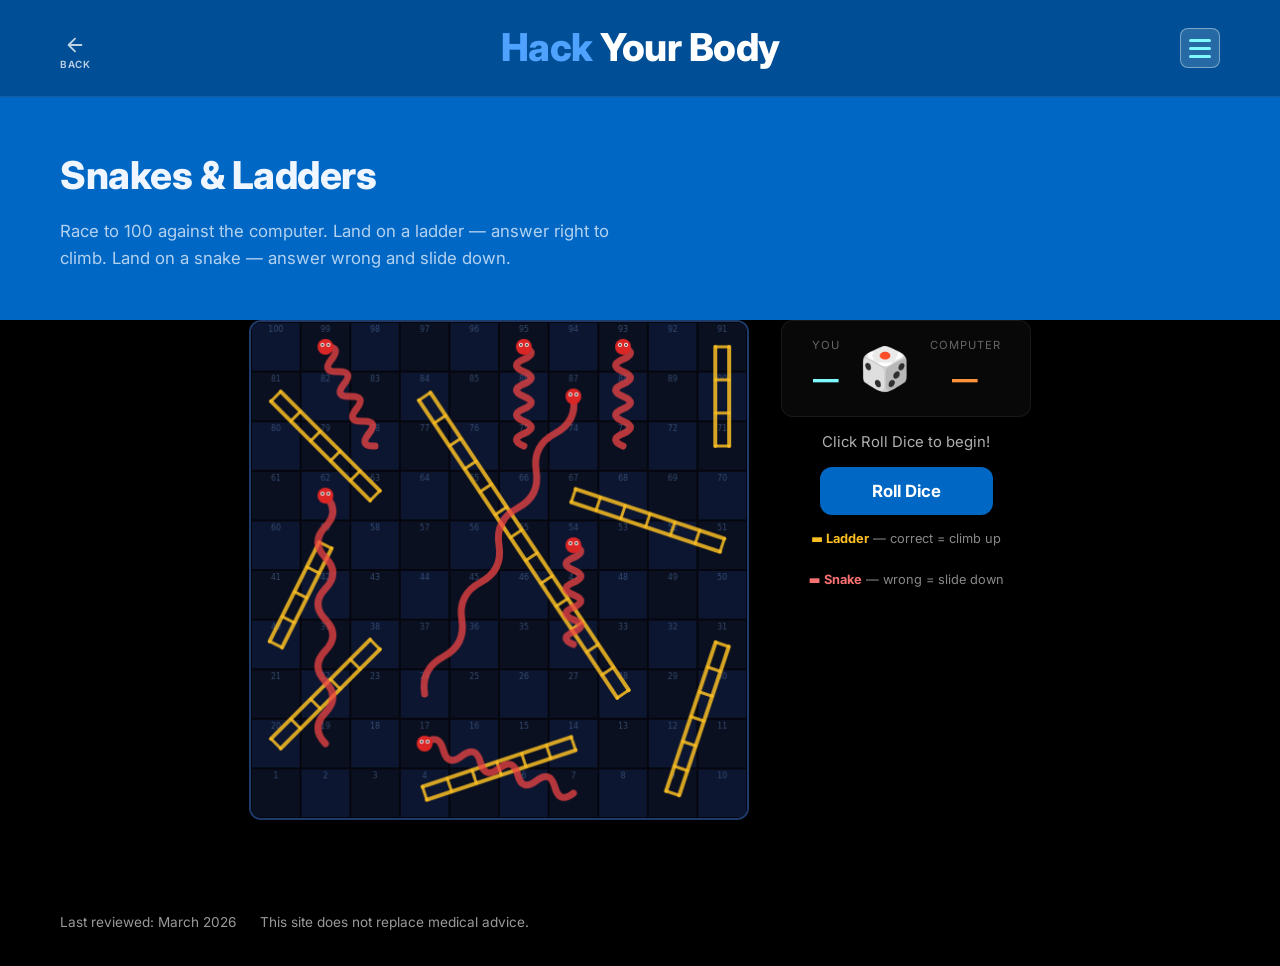
<file: snakes.html>
<!DOCTYPE html>
<html lang="en">
<head>
  <meta charset="UTF-8" />
  <meta name="viewport" content="width=device-width, initial-scale=1.0" />
  <title>Snakes &amp; Ladders | Hack Your Body: Fact vs Myth</title>
  <link rel="stylesheet" href="css/style.css" />
  <style>
    .snakes-outer {
      display: flex;
      flex-direction: column;
      align-items: center;
      gap: 20px;
      padding: 0 0 60px;
    }
    @media (min-width: 880px) {
      .snakes-outer {
        flex-direction: row;
        align-items: flex-start;
        justify-content: center;
        gap: 32px;
      }
      .snakes-wrap { flex: 0 0 500px; }
      .game-panel  { flex: 0 0 250px; max-width: 250px; }
    }
    .snakes-wrap {
      width: 100%;
      max-width: 500px;
    }
    #snakes-canvas {
      display: block;
      width: 100%;
      border-radius: 12px;
      border: 2px solid #1e3a6a;
    }
    .game-panel {
      width: 100%;
      max-width: 500px;
      display: flex;
      flex-direction: column;
      align-items: center;
      gap: 14px;
    }
    .score-strip {
      display: flex;
      justify-content: space-around;
      align-items: center;
      width: 100%;
      background: rgba(255,255,255,0.03);
      border: 1px solid rgba(255,255,255,0.07);
      border-radius: 12px;
      padding: 14px 20px;
    }
    .score-item { text-align: center; }
    .score-name { font-size: 0.7rem; color: #666; text-transform: uppercase; letter-spacing: 1px; margin-bottom: 4px; }
    .score-pos { font-size: 1.6rem; font-weight: 800; }
    .score-pos.player-col { color: #7DF9FF; }
    .score-pos.comp-col   { color: #fb923c; }
    .dice-display { font-size: 2.6rem; min-width: 50px; text-align: center; transition: transform 0.08s; }
    .dice-display.spin { transform: scale(1.25); }
    .status-msg {
      font-size: 0.93rem;
      color: #b0b0b0;
      text-align: center;
      min-height: 22px;
      line-height: 1.5;
    }
    .roll-btn {
      background: #0068C4;
      border: none;
      color: #fff;
      font-size: 1.05rem;
      font-weight: 700;
      padding: 14px 52px;
      border-radius: 12px;
      cursor: pointer;
      font-family: inherit;
      transition: background 0.2s, opacity 0.2s;
    }
    .roll-btn:hover:not(:disabled) { background: #0080E8; }
    .roll-btn:disabled { opacity: 0.3; cursor: not-allowed; }
    .game-legend {
      display: flex;
      gap: 20px;
      font-size: 0.8rem;
      color: #888;
      flex-wrap: wrap;
      justify-content: center;
    }
    .leg-snake  { color: #f87171; font-weight: 700; }
    .leg-ladder { color: #fbbf24; font-weight: 700; }

    /* ── Question modal ──────────────────────── */
    .q-overlay {
      position: fixed;
      inset: 0;
      background: rgba(2,2,18,0.92);
      display: flex;
      align-items: center;
      justify-content: center;
      z-index: 2000;
      padding: 24px;
    }
    .q-overlay.hidden { display: none; }
    .q-card {
      background: #0d1628;
      border: 1.5px solid #2a4a8a;
      border-radius: 20px;
      padding: 32px 28px;
      max-width: 400px;
      width: 100%;
      text-align: center;
    }
    .q-who {
      font-size: 0.72rem;
      font-weight: 700;
      letter-spacing: 1.5px;
      text-transform: uppercase;
      margin: 0 0 10px;
    }
    .q-who.player { color: #7DF9FF; }
    .q-who.comp   { color: #fb923c; }
    .q-instruction { font-size: 0.82rem; color: #555; margin: 0 0 18px; }
    .q-text {
      font-size: 1.08rem;
      color: #f0f0f0;
      line-height: 1.55;
      margin: 0 0 28px;
      font-weight: 500;
    }
    .q-btns { display: flex; gap: 14px; justify-content: center; }
    .q-btn {
      padding: 12px 36px;
      border-radius: 10px;
      font-size: 1rem;
      font-weight: 700;
      cursor: pointer;
      border: none;
      font-family: inherit;
      transition: opacity 0.15s;
    }
    .q-btn:hover { opacity: 0.85; }
    .q-btn-true  { background: #22c55e; color: #fff; }
    .q-btn-false { background: #ef4444; color: #fff; }
    .q-result {
      margin-top: 20px;
      padding: 11px 16px;
      border-radius: 8px;
      font-weight: 600;
      font-size: 0.9rem;
      display: none;
      line-height: 1.4;
    }
    .q-result.correct { background: rgba(34,197,94,0.12); color: #22c55e; border: 1px solid rgba(34,197,94,0.3); }
    .q-result.wrong   { background: rgba(239,68,68,0.12);  color: #ef4444;  border: 1px solid rgba(239,68,68,0.3); }
  </style>
</head>
<body>

  <header class="site-header">
    <div class="container">
      <button class="back-btn" onclick="history.back()" aria-label="Go back">
        <svg viewBox="0 0 24 24" fill="none" stroke="currentColor" stroke-width="2" stroke-linecap="round" stroke-linejoin="round" aria-hidden="true"><path d="M19 12H5M12 5l-7 7 7 7"/></svg>
        Back
      </button>
      <a href="index.html" class="logo"><span>Hack</span> Your Body</a>
    </div>
  </header>

  <section class="page-hero">
    <div class="container">
      <h1>Snakes &amp; Ladders</h1>
      <p>Race to 100 against the computer. Land on a ladder — answer right to climb. Land on a snake — answer wrong and slide down.</p>
    </div>
  </section>

  <main>
    <div class="container">
      <div class="snakes-outer">

        <div class="snakes-wrap">
          <canvas id="snakes-canvas" width="500" height="500"></canvas>
        </div>

        <div class="game-panel">
          <div class="score-strip">
            <div class="score-item">
              <div class="score-name">You</div>
              <div class="score-pos player-col" id="player-pos">—</div>
            </div>
            <div class="dice-display" id="dice-display">🎲</div>
            <div class="score-item">
              <div class="score-name">Computer</div>
              <div class="score-pos comp-col" id="comp-pos">—</div>
            </div>
          </div>

          <p class="status-msg" id="status-msg">Click Roll Dice to begin!</p>
          <button class="roll-btn" id="roll-btn">Roll Dice</button>

          <div class="game-legend">
            <span><span class="leg-ladder">▬ Ladder</span> — correct = climb up</span>
            <span><span class="leg-snake">▬ Snake</span> — wrong = slide down</span>
          </div>
        </div>

      </div>
    </div>
  </main>

  <!-- Question overlay -->
  <div class="q-overlay hidden" id="q-overlay">
    <div class="q-card">
      <p class="q-who player" id="q-who">Your Question</p>
      <p class="q-instruction">True or False?</p>
      <p class="q-text" id="q-text"></p>
      <div class="q-btns" id="q-btns">
        <button class="q-btn q-btn-true"  id="btn-true">True</button>
        <button class="q-btn q-btn-false" id="btn-false">False</button>
      </div>
      <div class="q-result" id="q-result"></div>
    </div>
  </div>

  <footer class="site-footer">
    <div class="container">
      <div class="footer-meta">
        <span>Last reviewed: March 2026</span>
        <span>This site does not replace medical advice.</span>
      </div>
    </div>
  </footer>

  <script src="js/app.js"></script>
  <script>
  // ═══════════════════════════════════════════════
  //  Snakes & Ladders — Fact vs Myth
  // ═══════════════════════════════════════════════

  const QUESTIONS = [
    { q: "Exercise improves mental health",                         ans: true  },
    { q: "Muscle turns into fat when you stop training",            ans: false },
    { q: "Sleep is essential for muscle recovery",                  ans: true  },
    { q: "Crunches are the best way to burn belly fat",             ans: false },
    { q: "Dehydration reduces exercise performance",                ans: true  },
    { q: "Strength training increases bone density",                ans: true  },
    { q: "Sweating means you are burning fat",                      ans: false },
    { q: "Regular exercise reduces heart disease risk",             ans: true  },
    { q: "Lifting weights makes women bulky",                       ans: false },
    { q: "Warming up improves exercise performance",                ans: true  },
    { q: "Running always damages your knees",                       ans: false },
    { q: "Resistance training boosts metabolism",                   ans: true  },
    { q: "You need protein shakes to build muscle",                 ans: false },
    { q: "Progressive overload builds strength over time",          ans: true  },
    { q: "Lactic acid causes post-workout muscle soreness",         ans: false },
    { q: "Good posture can reduce back pain",                       ans: true  },
    { q: "More exercise is always better for your health",          ans: false },
    { q: "Cardio is the only exercise that helps with weight loss", ans: false },
    { q: "Eating carbs at night always causes weight gain",         ans: false },
    { q: "Humans only use 10% of their brains",                     ans: false },
  ];

  // Snakes: head → tail
  const SNAKES  = { 17:7, 54:34, 62:19, 87:24, 93:73, 95:75, 99:78 };
  // Ladders: bottom → top
  const LADDERS = { 4:14, 9:31, 20:38, 28:84, 40:59, 51:67, 63:81, 71:91 };

  const CELL   = 50;
  const canvas = document.getElementById('snakes-canvas');
  const ctx    = canvas.getContext('2d');

  // ── State ──────────────────────────────────────────────
  let playerPos = 0, compPos = 0;
  let turn  = 'player';
  let phase = 'idle'; // 'idle' | 'moving' | 'question' | 'comp' | 'gameover'
  let usedQs = new Set();

  // ── Visual positions (animated pixel coords) ───────────
  let vizPlayer = null;
  let vizComp   = null;

  // ── Helpers ────────────────────────────────────────────
  function getPos(n) {
    const idx = n - 1;
    const row = Math.floor(idx / 10);
    const col = idx % 10;
    const actualCol = row % 2 === 0 ? col : 9 - col;
    return { x: actualCol * CELL + CELL / 2, y: (9 - row) * CELL + CELL / 2 };
  }

  function pickQuestion() {
    if (usedQs.size >= QUESTIONS.length) usedQs.clear();
    let idx;
    do { idx = Math.floor(Math.random() * QUESTIONS.length); } while (usedQs.has(idx));
    usedQs.add(idx);
    return QUESTIONS[idx];
  }

  function easeInOut(t) { return t < 0.5 ? 2*t*t : -1 + (4 - 2*t)*t; }

  const DICE_FACES = ['⚀','⚁','⚂','⚃','⚄','⚅'];

  // ── Dice animation ─────────────────────────────────────
  function animateDice(finalVal, onDone) {
    let count = 0;
    diceEl.classList.add('spin');
    const id = setInterval(() => {
      diceEl.textContent = DICE_FACES[Math.floor(Math.random() * 6)];
      if (++count >= 14) {
        clearInterval(id);
        diceEl.textContent = DICE_FACES[finalVal - 1];
        diceEl.classList.remove('spin');
        setTimeout(onDone, 120);
      }
    }, 55);
  }

  // ── Piece movement animation (square-by-square) ────────
  // path = array of square numbers to traverse
  function animatePath(isPlayer, path, onDone) {
    if (path.length <= 1) {
      if (path.length === 1) {
        const p = getPos(path[0]);
        if (isPlayer) vizPlayer = { x: p.x, y: p.y };
        else           vizComp   = { x: p.x, y: p.y };
        drawBoard();
      }
      onDone();
      return;
    }

    let idx  = 0;
    let t    = 0;
    let last = null;
    const STEP_MS = 160; // ms per square

    // Place piece at start immediately
    const startP = getPos(path[0]);
    if (isPlayer) vizPlayer = { x: startP.x, y: startP.y };
    else           vizComp   = { x: startP.x, y: startP.y };

    function tick(ts) {
      if (last === null) last = ts;
      const dt = Math.min(ts - last, 50);
      last = ts;
      t += dt / STEP_MS;

      if (t >= 1) {
        t = 0;
        idx++;
        if (idx >= path.length - 1) {
          const end = getPos(path[path.length - 1]);
          if (isPlayer) vizPlayer = { x: end.x, y: end.y };
          else           vizComp   = { x: end.x, y: end.y };
          drawBoard();
          onDone();
          return;
        }
      }

      const from = getPos(path[idx]);
      const to   = getPos(path[idx + 1]);
      const e    = easeInOut(t);
      if (isPlayer) vizPlayer = { x: from.x + (to.x - from.x)*e, y: from.y + (to.y - from.y)*e };
      else           vizComp   = { x: from.x + (to.x - from.x)*e, y: from.y + (to.y - from.y)*e };
      drawBoard();
      requestAnimationFrame(tick);
    }
    requestAnimationFrame(tick);
  }

  // ── Draw board ─────────────────────────────────────────
  function drawBoard() {
    ctx.fillStyle = '#06060f';
    ctx.fillRect(0, 0, 500, 500);

    for (let row = 0; row < 10; row++) {
      for (let col = 0; col < 10; col++) {
        ctx.fillStyle = (row + col) % 2 === 0 ? '#0c1630' : '#0a1020';
        ctx.fillRect(col * CELL + 1, row * CELL + 1, CELL - 2, CELL - 2);
      }
    }

    ctx.font = '8px system-ui,sans-serif';
    ctx.fillStyle = 'rgba(90,120,170,0.55)';
    ctx.textAlign = 'center';
    for (let n = 1; n <= 100; n++) {
      const p = getPos(n);
      ctx.fillText(n, p.x, p.y - CELL / 2 + 10);
    }

    Object.entries(LADDERS).forEach(([from, to]) => drawLadder(+from, +to));
    Object.entries(SNAKES).forEach(([from, to])  => drawSnake(+from, +to));

    if (vizComp)   drawPiece(vizComp.x + 8,   vizComp.y,   '#fb923c', 'CPU');
    if (vizPlayer) drawPiece(vizPlayer.x - 8, vizPlayer.y, '#7DF9FF', 'YOU');
  }

  function drawLadder(from, to) {
    const f = getPos(from), t = getPos(to);
    const dx = t.x - f.x, dy = t.y - f.y;
    const len = Math.sqrt(dx*dx + dy*dy);
    const ux = dx/len, uy = dy/len;
    const nx = -uy * 7, ny = ux * 7;

    ctx.save();
    ctx.globalAlpha = 0.85;
    ctx.strokeStyle = '#fbbf24';
    ctx.lineWidth = 4;
    ctx.lineCap = 'round';

    for (const s of [-1, 1]) {
      ctx.beginPath();
      ctx.moveTo(f.x + nx*s, f.y + ny*s);
      ctx.lineTo(t.x + nx*s, t.y + ny*s);
      ctx.stroke();
    }

    ctx.lineWidth = 3;
    const rungs = Math.max(2, Math.floor(len / 26));
    for (let i = 0; i <= rungs; i++) {
      const p = i / rungs;
      const rx = f.x + dx*p, ry = f.y + dy*p;
      ctx.beginPath();
      ctx.moveTo(rx - nx, ry - ny);
      ctx.lineTo(rx + nx, ry + ny);
      ctx.stroke();
    }
    ctx.restore();
  }

  function drawSnake(head, tail) {
    const h = getPos(head), t = getPos(tail);
    const dx = t.x - h.x, dy = t.y - h.y;
    const len = Math.sqrt(dx*dx + dy*dy);
    const ux = dx/len, uy = dy/len;
    const nx = -uy, ny = ux;
    const SEGS = 8, AMP = 15;

    ctx.save();
    ctx.beginPath();
    ctx.moveTo(h.x, h.y);
    for (let i = 1; i <= SEGS; i++) {
      const pm   = (i - 0.5) / SEGS;
      const sign = i % 2 === 0 ? 1 : -1;
      ctx.quadraticCurveTo(
        h.x + ux*len*pm + nx*AMP*sign,
        h.y + uy*len*pm + ny*AMP*sign,
        h.x + ux*len*(i/SEGS),
        h.y + uy*len*(i/SEGS)
      );
    }
    ctx.strokeStyle = '#ef4444';
    ctx.lineWidth = 7;
    ctx.lineCap = 'round';
    ctx.lineJoin = 'round';
    ctx.globalAlpha = 0.75;
    ctx.stroke();

    ctx.beginPath();
    ctx.arc(h.x, h.y, 8, 0, Math.PI * 2);
    ctx.fillStyle = '#dc2626';
    ctx.globalAlpha = 1;
    ctx.fill();

    ctx.fillStyle = '#fff';
    ctx.beginPath(); ctx.arc(h.x - 3, h.y - 2, 2,   0, Math.PI*2); ctx.fill();
    ctx.beginPath(); ctx.arc(h.x + 3, h.y - 2, 2,   0, Math.PI*2); ctx.fill();
    ctx.fillStyle = '#000';
    ctx.beginPath(); ctx.arc(h.x - 3, h.y - 2, 0.9, 0, Math.PI*2); ctx.fill();
    ctx.beginPath(); ctx.arc(h.x + 3, h.y - 2, 0.9, 0, Math.PI*2); ctx.fill();

    ctx.restore();
  }

  function drawPiece(vx, vy, color, label) {
    ctx.save();
    ctx.shadowBlur  = 14;
    ctx.shadowColor = color;
    ctx.beginPath();
    ctx.arc(vx, vy, 13, 0, Math.PI * 2);
    ctx.fillStyle = color;
    ctx.fill();
    ctx.shadowBlur = 0;
    ctx.fillStyle = '#000';
    ctx.font = 'bold 6.5px system-ui,sans-serif';
    ctx.textAlign = 'center';
    ctx.fillText(label, vx, vy + 4);
    ctx.restore();
  }

  // ── UI refs ────────────────────────────────────────────
  const rollBtn     = document.getElementById('roll-btn');
  const statusEl    = document.getElementById('status-msg');
  const diceEl      = document.getElementById('dice-display');
  const playerPosEl = document.getElementById('player-pos');
  const compPosEl   = document.getElementById('comp-pos');
  const qOverlay    = document.getElementById('q-overlay');
  const qWhoEl      = document.getElementById('q-who');
  const qTextEl     = document.getElementById('q-text');
  const qBtnsEl     = document.getElementById('q-btns');
  const qResultEl   = document.getElementById('q-result');
  const btnTrue     = document.getElementById('btn-true');
  const btnFalse    = document.getElementById('btn-false');

  function setStatus(msg) { statusEl.textContent = msg; }

  function updateDisplay() {
    playerPosEl.textContent = playerPos > 0 ? playerPos : '—';
    compPosEl.textContent   = compPos   > 0 ? compPos   : '—';
  }

  // ── Question logic ─────────────────────────────────────
  function showQuestion(isPlayer, onAnswer) {
    const q = pickQuestion();
    phase = 'question';
    qOverlay.classList.remove('hidden');
    qWhoEl.textContent  = isPlayer ? 'Your Question' : "Computer's Question";
    qWhoEl.className    = 'q-who ' + (isPlayer ? 'player' : 'comp');
    qTextEl.textContent = q.q;
    qResultEl.style.display = 'none';
    qBtnsEl.style.display   = 'flex';

    if (isPlayer) {
      btnTrue.onclick  = () => resolveAnswer(true,  q.ans, onAnswer);
      btnFalse.onclick = () => resolveAnswer(false, q.ans, onAnswer);
    } else {
      qBtnsEl.style.display = 'none';
      const correct = Math.random() < 0.55;
      setTimeout(() => showResult(correct, q.ans, () => {
        setTimeout(() => { qOverlay.classList.add('hidden'); onAnswer(correct); }, 900);
      }), 1300);
    }
  }

  function resolveAnswer(chosen, correctAns, onAnswer) {
    btnTrue.onclick = null; btnFalse.onclick = null;
    const correct = chosen === correctAns;
    showResult(correct, correctAns, () => {
      setTimeout(() => { qOverlay.classList.add('hidden'); onAnswer(correct); }, 900);
    });
  }

  function showResult(correct, correctAns, cb) {
    qBtnsEl.style.display   = 'none';
    qResultEl.style.display = 'block';
    qResultEl.className     = 'q-result ' + (correct ? 'correct' : 'wrong');
    qResultEl.textContent   = correct
      ? 'Correct!'
      : 'Wrong — the answer is ' + (correctAns ? 'True' : 'False');
    setTimeout(cb, 1300);
  }

  // ── Landing logic ──────────────────────────────────────
  function processLanding(isPlayer, onDone) {
    const pos  = isPlayer ? playerPos : compPos;
    const name = isPlayer ? 'You' : 'Computer';

    if (LADDERS[pos] !== undefined) {
      const dest = LADDERS[pos];
      setStatus(name + ' landed on a ladder! Answer correctly to climb...');
      showQuestion(isPlayer, correct => {
        if (correct) {
          const from = isPlayer ? playerPos : compPos;
          if (isPlayer) playerPos = dest; else compPos = dest;
          setStatus(name + ' answered correctly — climbing to ' + dest + '!');
          updateDisplay();
          const path = [];
          for (let s = from; s <= dest; s++) path.push(s);
          animatePath(isPlayer, path, () => {
            if (checkWin(isPlayer)) return;
            onDone();
          });
        } else {
          setStatus(name + ' got it wrong — no climb!');
          updateDisplay();
          onDone();
        }
      });

    } else if (SNAKES[pos] !== undefined) {
      const dest = SNAKES[pos];
      setStatus(name + ' landed on a snake! Answer correctly to avoid sliding...');
      showQuestion(isPlayer, correct => {
        if (correct) {
          setStatus(name + ' answered correctly — snake avoided!');
          onDone();
        } else {
          const from = isPlayer ? playerPos : compPos;
          if (isPlayer) playerPos = dest; else compPos = dest;
          setStatus(name + ' got it wrong — sliding down to ' + dest + '!');
          updateDisplay();
          const path = [];
          for (let s = from; s >= dest; s--) path.push(s);
          animatePath(isPlayer, path, onDone);
        }
      });

    } else {
      onDone();
    }
  }

  function checkWin(isPlayer) {
    const pos = isPlayer ? playerPos : compPos;
    if (pos >= 100) {
      setStatus((isPlayer ? 'You win!' : 'Computer wins!') + ' Reached square 100!');
      phase = 'gameover';
      rollBtn.textContent = 'Play Again';
      rollBtn.disabled    = false;
      rollBtn.onclick     = restartGame;
      return true;
    }
    return false;
  }

  // ── Turn management ────────────────────────────────────
  function endTurn() {
    if (phase === 'gameover') return;
    turn = turn === 'player' ? 'comp' : 'player';
    if (turn === 'player') {
      phase = 'idle';
      rollBtn.disabled = false;
      setStatus('Your turn — roll the dice!');
    } else {
      compTurn();
    }
  }

  function buildMovePath(from, die) {
    let to = from + die;
    const path = [];
    if (to > 100) {
      const excess = to - 100;
      to = 100 - excess;
      for (let s = from; s <= 100; s++) path.push(s);
      for (let s = 99; s >= to; s--) path.push(s);
    } else {
      for (let s = from; s <= to; s++) path.push(s);
    }
    return { path, to };
  }

  function moveAndProcess(isPlayer, die, onDone) {
    const from = isPlayer ? playerPos : compPos;

    if (from === 0) {
      // First move: place piece instantly at target
      const to = die;
      if (isPlayer) playerPos = to; else compPos = to;
      updateDisplay();
      const p = getPos(to);
      if (isPlayer) vizPlayer = { x: p.x, y: p.y };
      else           vizComp   = { x: p.x, y: p.y };
      drawBoard();
      if (checkWin(isPlayer)) return;
      setTimeout(() => processLanding(isPlayer, onDone), 350);
      return;
    }

    const { path, to } = buildMovePath(from, die);
    if (isPlayer) playerPos = to; else compPos = to;
    updateDisplay();

    animatePath(isPlayer, path, () => {
      if (checkWin(isPlayer)) return;
      setTimeout(() => processLanding(isPlayer, onDone), 350);
    });
  }

  function compTurn() {
    phase = 'comp';
    rollBtn.disabled = true;
    setStatus("Computer's turn...");
    setTimeout(() => {
      const die = Math.floor(Math.random() * 6) + 1;
      animateDice(die, () => {
        setStatus('Computer rolled a ' + die + '!');
        moveAndProcess(false, die, endTurn);
      });
    }, 900);
  }

  function playerRoll() {
    if (phase !== 'idle') return;
    phase = 'rolling';
    rollBtn.disabled = true;
    const die = Math.floor(Math.random() * 6) + 1;
    animateDice(die, () => {
      setStatus('You rolled a ' + die + '!');
      moveAndProcess(true, die, endTurn);
    });
  }

  function restartGame() {
    playerPos = 0; compPos = 0;
    vizPlayer = null; vizComp = null;
    turn = 'player'; phase = 'idle';
    usedQs.clear();
    diceEl.textContent  = '🎲';
    rollBtn.textContent = 'Roll Dice';
    rollBtn.disabled    = false;
    rollBtn.onclick     = playerRoll;
    updateDisplay();
    setStatus('Click Roll Dice to begin!');
    drawBoard();
  }

  rollBtn.onclick = playerRoll;
  drawBoard();
  updateDisplay();
  </script>
</body>
</html>
</file>
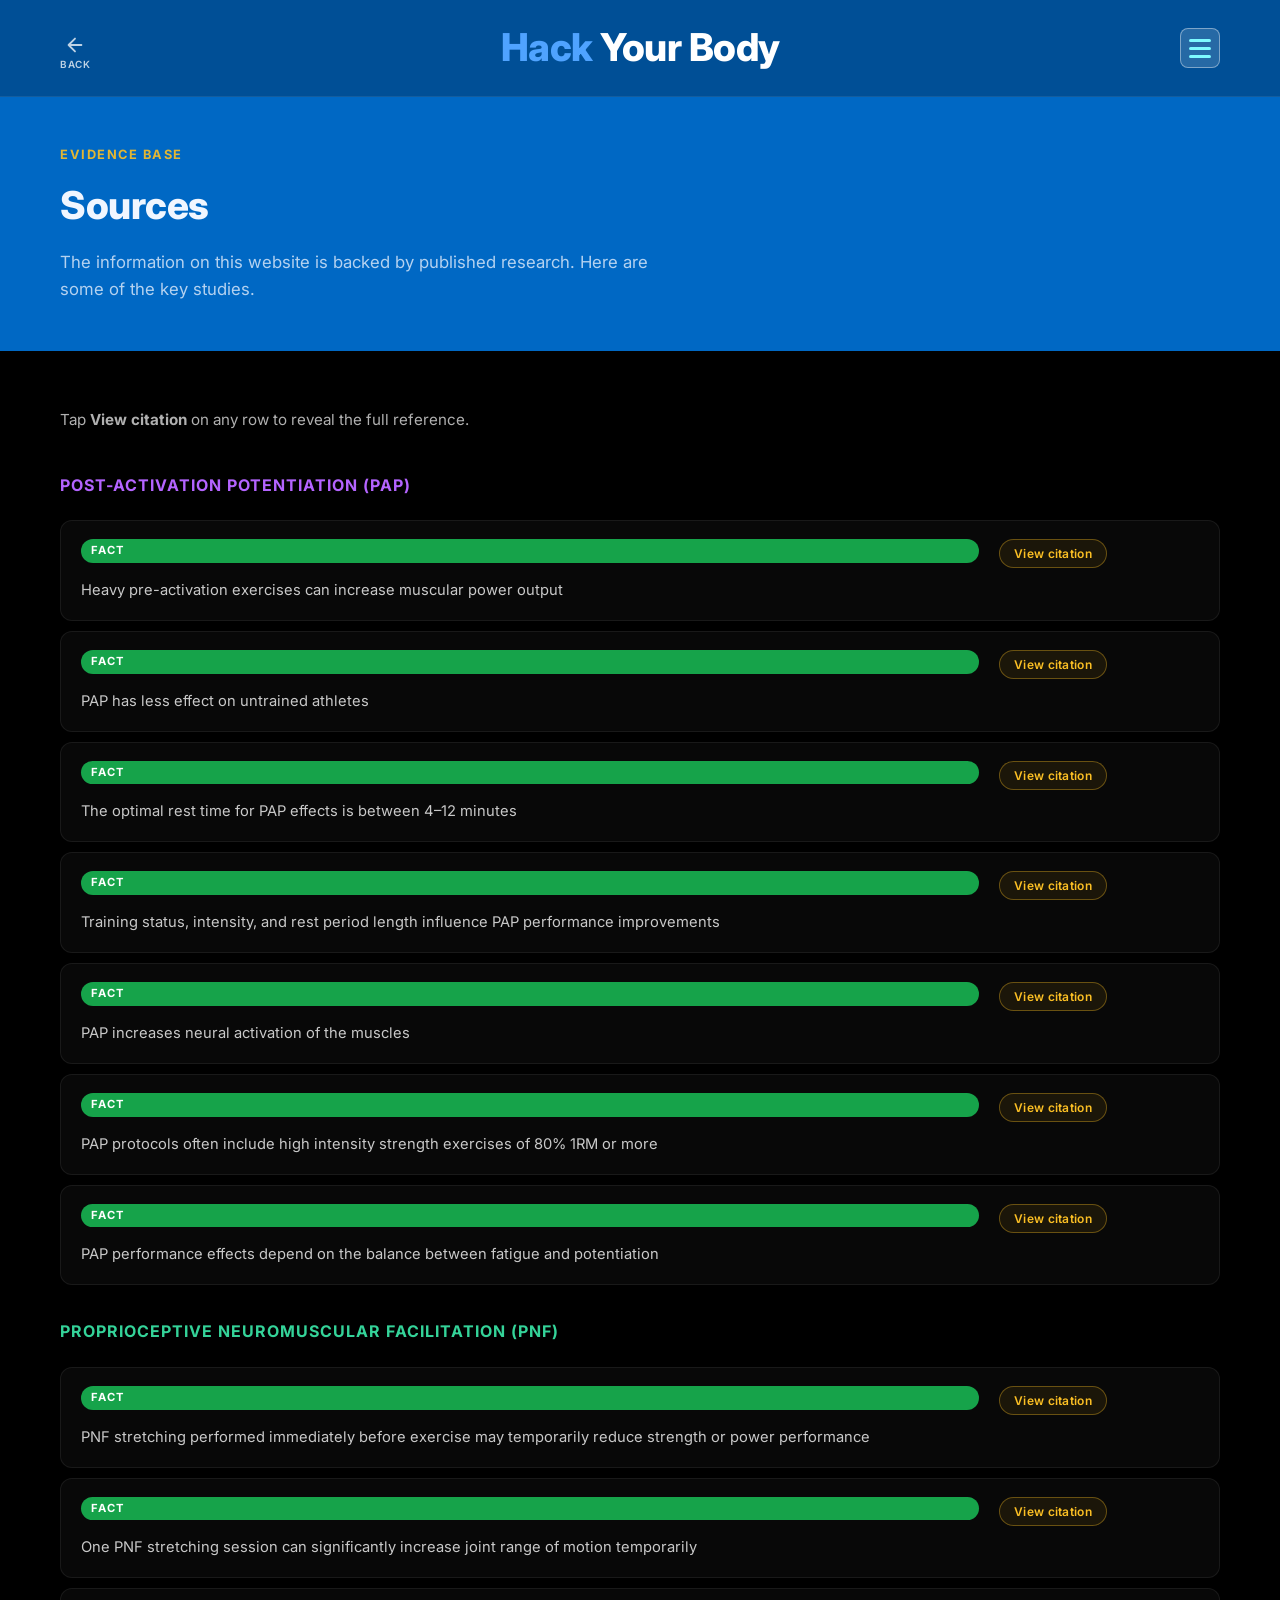
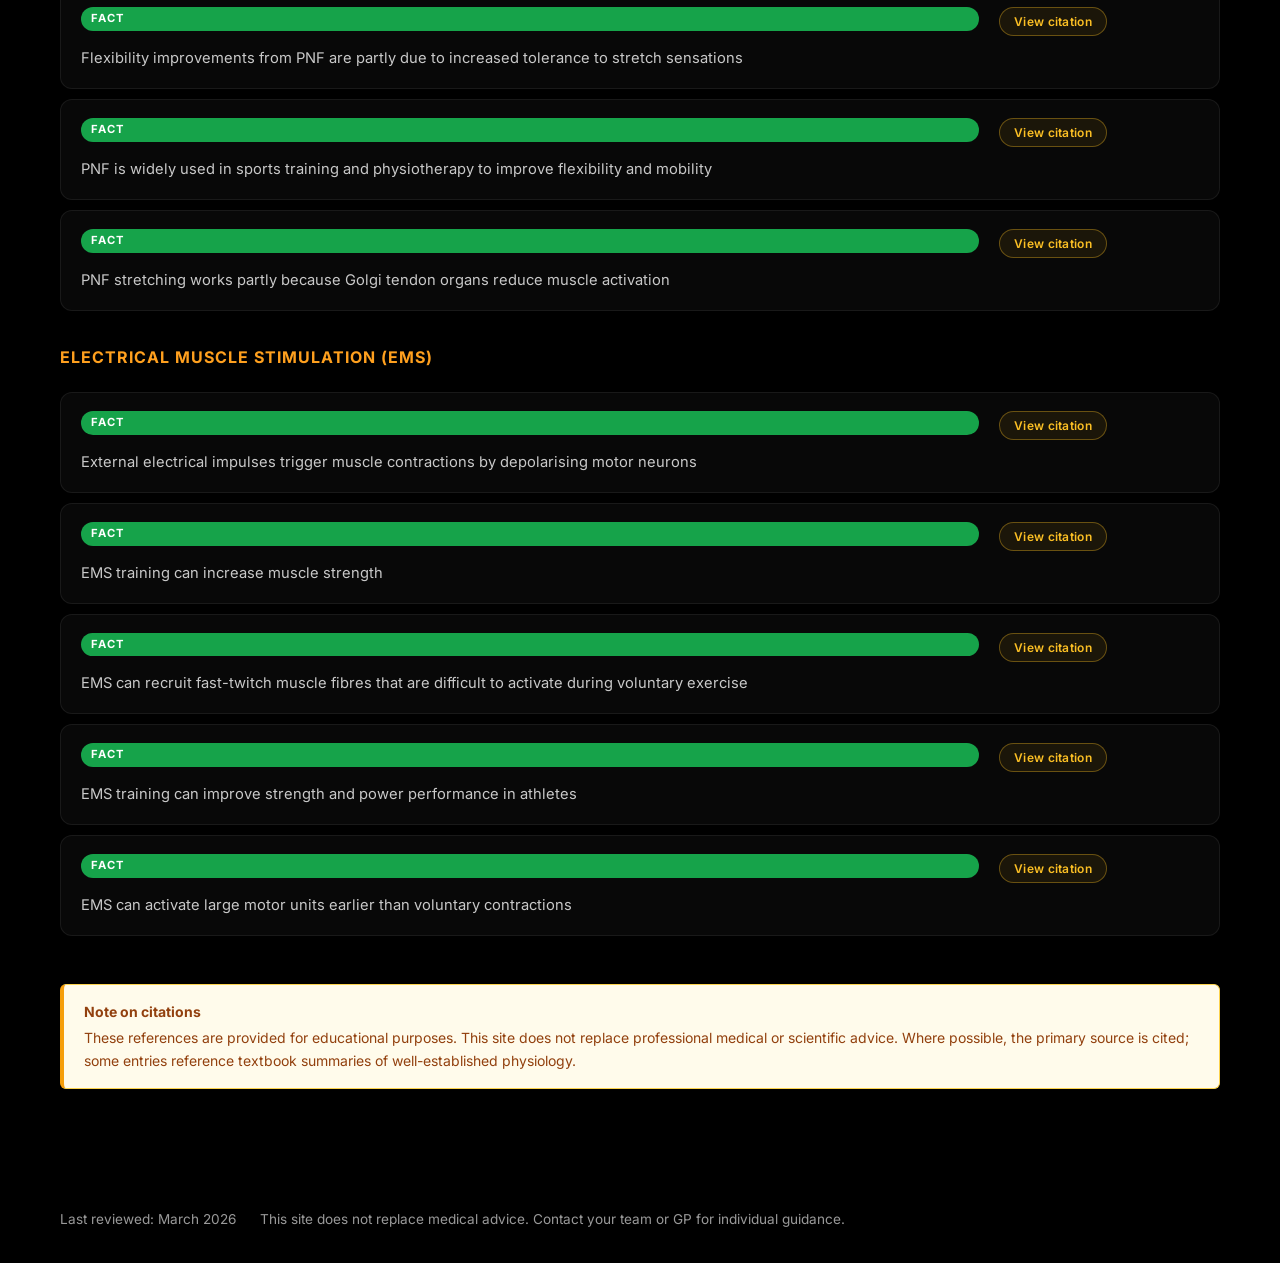
<file: sources.html>
<!DOCTYPE html>
<html lang="en">
<head>
  <meta charset="UTF-8" />
  <meta name="viewport" content="width=device-width, initial-scale=1.0" />
  <title>Sources | Hack Your Body: Fact vs Myth</title>
  <meta name="description" content="Academic citations and sources behind every fact and myth on this site." />
  <link rel="stylesheet" href="css/style.css" />
  <style>
    .sources-intro {
      font-size: 0.95rem;
      color: var(--color-muted);
      max-width: 600px;
      line-height: 1.7;
      margin-bottom: 32px;
    }
    .sources-list {
      display: flex;
      flex-direction: column;
      gap: 10px;
    }
    .source-row {
      display: grid;
      grid-template-columns: 1fr 200px;
      gap: 20px;
      align-items: start;
      background: rgba(255,255,255,0.03);
      border: 1px solid rgba(255,255,255,0.07);
      border-radius: 12px;
      padding: 18px 20px;
      transition: border-color 0.2s;
    }
    .source-row:hover { border-color: rgba(255,255,255,0.13); }
    .source-statement {
      display: flex;
      flex-direction: column;
      gap: 8px;
    }
    .source-statement p {
      margin: 0;
      font-size: 0.92rem;
      color: #c8c8c8;
      line-height: 1.55;
    }
    .source-cite {
      display: flex;
      flex-direction: column;
      align-items: flex-start;
      gap: 10px;
    }
    .cite-btn {
      background: rgba(251,191,36,0.08);
      border: 1px solid rgba(251,191,36,0.35);
      color: #fbbf24;
      font-size: 0.75rem;
      font-weight: 600;
      padding: 6px 14px;
      border-radius: 99px;
      cursor: pointer;
      letter-spacing: 0.3px;
      transition: background 0.2s;
      white-space: nowrap;
      font-family: inherit;
    }
    .cite-btn:hover { background: rgba(251,191,36,0.16); }
    .cite-content {
      display: none;
      font-size: 0.76rem;
      color: var(--color-muted);
      line-height: 1.65;
      font-style: italic;
    }
    .cite-content.open { display: block; }
    @media (max-width: 640px) {
      .source-row { grid-template-columns: 1fr; gap: 14px; }
    }
  </style>
</head>
<body>

  <header class="site-header">
    <div class="container">
      <button class="back-btn" onclick="history.back()" aria-label="Go back">
        <svg viewBox="0 0 24 24" fill="none" stroke="currentColor" stroke-width="2" stroke-linecap="round" stroke-linejoin="round" aria-hidden="true"><path d="M19 12H5M12 5l-7 7 7 7"/></svg>
        Back
      </button>
      <a href="index.html" class="logo"><span>Hack</span> Your Body</a>
    </div>
  </header>

  <section class="page-hero">
    <div class="container">
      <p style="font-size:0.8rem;font-weight:700;letter-spacing:1.5px;text-transform:uppercase;color:rgba(251,191,36,0.9);margin-bottom:10px;">Evidence Base</p>
      <h1>Sources</h1>
      <p>The information on this website is backed by published research. Here are some of the key studies.</p>
    </div>
  </section>

  <main>
    <section class="section">
      <div class="container">

        <p class="sources-intro">
          Tap <strong>View citation</strong> on any row to reveal the full reference.
        </p>

        <div class="sources-list">

          <!-- PAP -->
          <h2 style="font-size:1rem;font-weight:700;color:#b464ff;letter-spacing:1px;text-transform:uppercase;margin:8px 0 12px;">Post-Activation Potentiation (PAP)</h2>

          <div class="source-row">
            <div class="source-statement">
              <span class="label label-fact">Fact</span>
              <p>Heavy pre-activation exercises can increase muscular power output</p>
            </div>
            <div class="source-cite">
              <button class="cite-btn" aria-expanded="false">View citation</button>
              <div class="cite-content">Wilson, J.M., Duncan, N.M., Marin, P.J., Brown, L.E., Loenneke, J.P., Wilson, S.M.C., Jo, E., Lowery, R.P. and Ugrinowitsch, C. (2013) 'META-ANALYSIS OF POSTACTIVATION POTENTIATION AND POWER: EFFECTS OF CONDITIONING ACTIVITY, VOLUME, GENDER, REST PERIODS, AND TRAINING STATUS', <em>The Journal of Strength &amp; Conditioning Research</em>, 27(3), pp. 853–859.</div>
            </div>
          </div>

          <div class="source-row">
            <div class="source-statement">
              <span class="label label-fact">Fact</span>
              <p>PAP has less effect on untrained athletes</p>
            </div>
            <div class="source-cite">
              <button class="cite-btn" aria-expanded="false">View citation</button>
              <div class="cite-content">Chiu, L.Z.F., Fry, A.C., Weiss, L.W., Schilling, B.K., Brown, L.E. and Smith, S.L. Postactivation Potentiation Response in Athletic and Recreationally Trained Individuals. Also: Wilson, J.M. et al. (2013) <em>The Journal of Strength &amp; Conditioning Research</em>, 27(3), pp. 853–859.</div>
            </div>
          </div>

          <div class="source-row">
            <div class="source-statement">
              <span class="label label-fact">Fact</span>
              <p>The optimal rest time for PAP effects is between 4–12 minutes</p>
            </div>
            <div class="source-cite">
              <button class="cite-btn" aria-expanded="false">View citation</button>
              <div class="cite-content">Kilduff, L.P., Owen, N., Bevan, H., Bennett, M., Kingsley, M.I.C. and Cunningham, D. (2008) Influence of recovery time on post-activation potentiation in professional rugby players, pp. 795. Also: Chen, Y., Su, Q., Yang, J., Li, G., Zhang, S., Lv, Y. and Yu, L. (2023) Effects of rest interval and training intensity on jumping performance: a systematic review and meta-analysis investigating post-activation performance enhancement. Frontiers Media SA.</div>
            </div>
          </div>

          <div class="source-row">
            <div class="source-statement">
              <span class="label label-fact">Fact</span>
              <p>Training status, intensity, and rest period length influence PAP performance improvements</p>
            </div>
            <div class="source-cite">
              <button class="cite-btn" aria-expanded="false">View citation</button>
              <div class="cite-content">Tillin, N.A. and Bishop, D. (2012) Factors Modulating Post-Activation Potentiation and its Effect on Performance of Subsequent Explosive Activities.</div>
            </div>
          </div>

          <div class="source-row">
            <div class="source-statement">
              <span class="label label-fact">Fact</span>
              <p>PAP increases neural activation of the muscles</p>
            </div>
            <div class="source-cite">
              <button class="cite-btn" aria-expanded="false">View citation</button>
              <div class="cite-content">Blazevich, A.J. and Babault, N. (2019) Post-activation Potentiation Versus Post-activation Performance Enhancement in Humans: Historical Perspective, Underlying Mechanisms, and Current Issues. Frontiers Media SA.</div>
            </div>
          </div>

          <div class="source-row">
            <div class="source-statement">
              <span class="label label-fact">Fact</span>
              <p>PAP protocols often include high intensity strength exercises of 80% 1RM or more</p>
            </div>
            <div class="source-cite">
              <button class="cite-btn" aria-expanded="false">View citation</button>
              <div class="cite-content">Seitz, L.B. and Haff, G.G. (2015) Factors Modulating Post-Activation Potentiation of Jump, Sprint, Throw, and Upper-Body Ballistic Performances: A Systematic Review with Meta-Analysis. Springer Science and Business Media LLC, pp. 231.</div>
            </div>
          </div>

          <div class="source-row">
            <div class="source-statement">
              <span class="label label-fact">Fact</span>
              <p>PAP performance effects depend on the balance between fatigue and potentiation</p>
            </div>
            <div class="source-cite">
              <button class="cite-btn" aria-expanded="false">View citation</button>
              <div class="cite-content">Tillin, N.A. and Bishop, D. (2012) Factors Modulating Post-Activation Potentiation and its Effect on Performance of Subsequent Explosive Activities.</div>
            </div>
          </div>

          <!-- PNF -->
          <h2 style="font-size:1rem;font-weight:700;color:#34d399;letter-spacing:1px;text-transform:uppercase;margin:24px 0 12px;">Proprioceptive Neuromuscular Facilitation (PNF)</h2>

          <div class="source-row">
            <div class="source-statement">
              <span class="label label-fact">Fact</span>
              <p>PNF stretching performed immediately before exercise may temporarily reduce strength or power performance</p>
            </div>
            <div class="source-cite">
              <button class="cite-btn" aria-expanded="false">View citation</button>
              <div class="cite-content">Behm, D.G., Blazevich, A.J., Kay, A.D. and Mchugh, M. (2015) Acute effects of muscle stretching on physical performance, range of motion, and injury incidence in healthy active individuals: a systematic review. Canadian Science Publishing, pp. 1.</div>
            </div>
          </div>

          <div class="source-row">
            <div class="source-statement">
              <span class="label label-fact">Fact</span>
              <p>One PNF stretching session can significantly increase joint range of motion temporarily</p>
            </div>
            <div class="source-cite">
              <button class="cite-btn" aria-expanded="false">View citation</button>
              <div class="cite-content">Konrad, A. and Tilp, M. (2014) Increased range of motion after static stretching is not due to changes in muscle and tendon structures. Elsevier BV, pp. 636.</div>
            </div>
          </div>

          <div class="source-row">
            <div class="source-statement">
              <span class="label label-fact">Fact</span>
              <p>Flexibility improvements from PNF are partly due to increased tolerance to stretch sensations</p>
            </div>
            <div class="source-cite">
              <button class="cite-btn" aria-expanded="false">View citation</button>
              <div class="cite-content">Magnusson, S.P., Simonsen, E.B., Aagaard, P., Dyhre-Poulsen, P., McHugh, M.P., Kjaer, M. and McCombe Waller, S. (1996) 'Mechanical and physical responses to stretching with and without preisometric contraction in human skeletal muscle', <em>Archives of physical medicine and rehabilitation</em>, 77(4), pp. 373–378.</div>
            </div>
          </div>

          <div class="source-row">
            <div class="source-statement">
              <span class="label label-fact">Fact</span>
              <p>PNF is widely used in sports training and physiotherapy to improve flexibility and mobility</p>
            </div>
            <div class="source-cite">
              <button class="cite-btn" aria-expanded="false">View citation</button>
              <div class="cite-content">Hindle, K.B., Whitcomb, T.J., Briggs, W.O. and Hong, J. (2012) Proprioceptive Neuromuscular Facilitation (PNF): Its Mechanisms and Effects on Range of Motion and Muscular Function. Termedia Sp. z.o.o., pp. 105.</div>
            </div>
          </div>

          <div class="source-row">
            <div class="source-statement">
              <span class="label label-fact">Fact</span>
              <p>PNF stretching works partly because Golgi tendon organs reduce muscle activation</p>
            </div>
            <div class="source-cite">
              <button class="cite-btn" aria-expanded="false">View citation</button>
              <div class="cite-content">Hindle, K.B., Whitcomb, T.J., Briggs, W.O. and Hong, J. (2012) Proprioceptive Neuromuscular Facilitation (PNF): Its Mechanisms and Effects on Range of Motion and Muscular Function. Termedia Sp. z.o.o., pp. 105.</div>
            </div>
          </div>

          <!-- EMS -->
          <h2 style="font-size:1rem;font-weight:700;color:#ffa01e;letter-spacing:1px;text-transform:uppercase;margin:24px 0 12px;">Electrical Muscle Stimulation (EMS)</h2>

          <div class="source-row">
            <div class="source-statement">
              <span class="label label-fact">Fact</span>
              <p>External electrical impulses trigger muscle contractions by depolarising motor neurons</p>
            </div>
            <div class="source-cite">
              <button class="cite-btn" aria-expanded="false">View citation</button>
              <div class="cite-content">Milosevic, M., Marquez-Chin, C., Masani, K., Hirata, M., Nomura, T., Popovic, M.R. and Nakazawa, K. (2020) Why brain-controlled neuroprosthetics matter: mechanisms underlying electrical stimulation of muscles and nerves in rehabilitation. Springer Science and Business Media LLC.</div>
            </div>
          </div>

          <div class="source-row">
            <div class="source-statement">
              <span class="label label-fact">Fact</span>
              <p>EMS training can increase muscle strength</p>
            </div>
            <div class="source-cite">
              <button class="cite-btn" aria-expanded="false">View citation</button>
              <div class="cite-content">Maffiuletti, N.A. and Maffiuletti, N.T.N.A. (2010) Physiological and methodological considerations for the use of neuromuscular electrical stimulation. Springer Science and Business Media LLC, pp. 223.</div>
            </div>
          </div>

          <div class="source-row">
            <div class="source-statement">
              <span class="label label-fact">Fact</span>
              <p>EMS can recruit fast-twitch muscle fibres that are difficult to activate during voluntary exercise</p>
            </div>
            <div class="source-cite">
              <button class="cite-btn" aria-expanded="false">View citation</button>
              <div class="cite-content">Gregory, C.M. and Bickel, C.S. (2005) 'Recruitment Patterns in Human Skeletal Muscle During Electrical Stimulation', <em>Physical Therapy</em>, 85(4), pp. 358–364.</div>
            </div>
          </div>

          <div class="source-row">
            <div class="source-statement">
              <span class="label label-fact">Fact</span>
              <p>EMS training can improve strength and power performance in athletes</p>
            </div>
            <div class="source-cite">
              <button class="cite-btn" aria-expanded="false">View citation</button>
              <div class="cite-content">Filipovic, A., Kleinöder, H., Dörmann, U. and Mester, J. ELECTROMYOSTIMULATION — A SYSTEMATIC REVIEW OF THE EFFECTS OF DIFFERENT ELECTROMYOSTIMULATION METHODS ON SELECTED STRENGTH PARAMETERS IN TRAINED AND ELITE ATHLETES.</div>
            </div>
          </div>

          <div class="source-row">
            <div class="source-statement">
              <span class="label label-fact">Fact</span>
              <p>EMS can activate large motor units earlier than voluntary contractions</p>
            </div>
            <div class="source-cite">
              <button class="cite-btn" aria-expanded="false">View citation</button>
              <div class="cite-content">Yoo, H., Park, S., Oh, S., Kang, M., Seo, Y., Kim, B.G. and Lee, S. (2023) Effects of electrical muscle stimulation on core muscle activation and physical performance in non-athletic adults: A randomized controlled trial. Ovid Technologies (Wolters Kluwer Health).</div>
            </div>
          </div>

        </div><!-- .sources-list -->

        <div class="disclaimer" role="note" style="margin-top:48px;">
          <strong>Note on citations</strong>
          These references are provided for educational purposes. This site does not replace professional medical or scientific advice. Where possible, the primary source is cited; some entries reference textbook summaries of well-established physiology.
        </div>

      </div>
    </section>
  </main>

  <footer class="site-footer">
    <div class="container">
      <div class="footer-meta">
        <span>Last reviewed: March 2026</span>
        <span>This site does not replace medical advice. Contact your team or GP for individual guidance.</span>
      </div>
    </div>
  </footer>

  <script src="js/app.js"></script>
  <script>
    document.querySelectorAll('.cite-btn').forEach(btn => {
      btn.addEventListener('click', () => {
        const content = btn.nextElementSibling;
        const expanded = btn.getAttribute('aria-expanded') === 'true';
        btn.setAttribute('aria-expanded', String(!expanded));
        btn.textContent = expanded ? 'View citation' : 'Hide citation';
        content.classList.toggle('open', !expanded);
      });
    });
  </script>
</body>
</html>
</file>
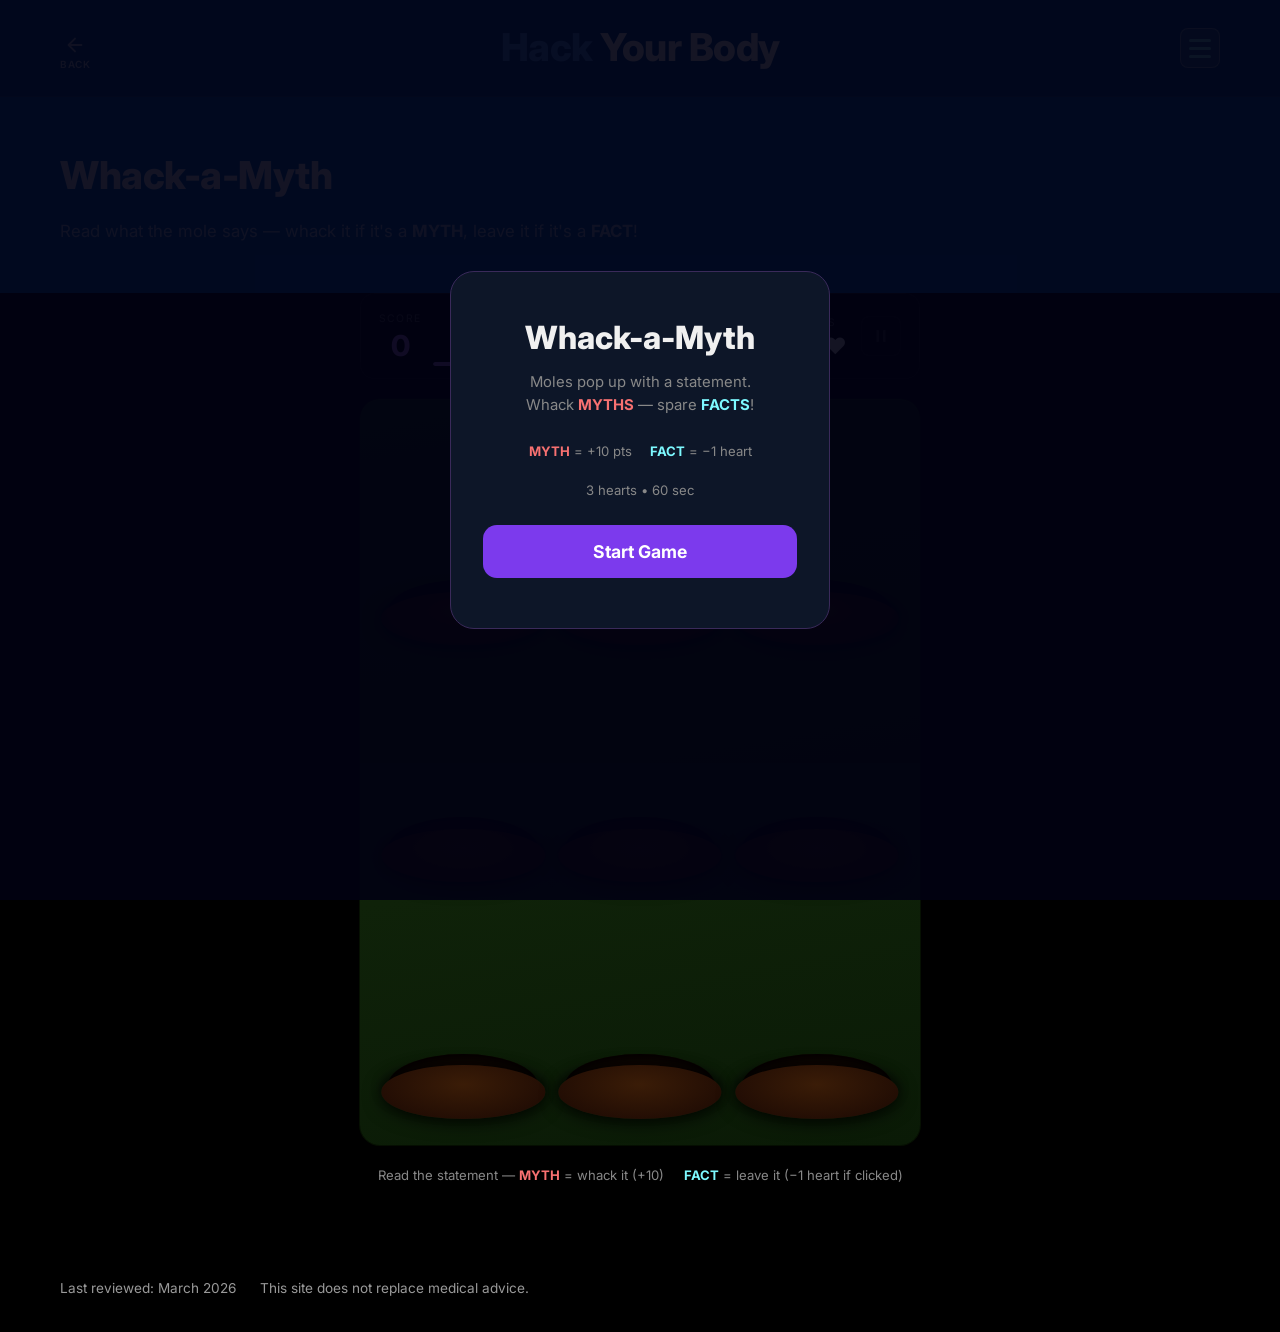
<file: whack.html>
<!DOCTYPE html>
<html lang="en">
<head>
  <meta charset="UTF-8" />
  <meta name="viewport" content="width=device-width, initial-scale=1.0" />
  <title>Whack-a-Myth | Hack Your Body: Fact vs Myth</title>
  <link rel="stylesheet" href="css/style.css" />
  <style>
    .whack-outer {
      display: flex;
      flex-direction: column;
      align-items: center;
      gap: 20px;
      padding: 0 0 60px;
    }

    /* ── HUD ──────────────────────────────────────── */
    .hud-strip {
      width: 100%;
      max-width: 560px;
      display: flex;
      align-items: center;
      justify-content: space-between;
      background: rgba(255,255,255,0.03);
      border: 1px solid rgba(255,255,255,0.07);
      border-radius: 14px;
      padding: 12px 18px;
      gap: 12px;
    }
    .hud-item { text-align: center; }
    .hud-label { font-size: 0.65rem; color: #555; text-transform: uppercase; letter-spacing: 1.2px; margin-bottom: 4px; }
    .hud-score { font-size: 1.8rem; font-weight: 800; color: #c084fc; line-height: 1; }
    .hud-hearts { font-size: 1.4rem; line-height: 1; letter-spacing: 2px; }
    .hud-timer-wrap { flex: 1; text-align: center; }
    .hud-timer-num { font-size: 1.8rem; font-weight: 800; color: #f0f0f0; line-height: 1; }
    .hud-timer-num.urgent { color: #ef4444; }
    .timer-bar-track { margin-top: 6px; height: 4px; background: rgba(255,255,255,0.07); border-radius: 2px; overflow: hidden; }
    .timer-bar-fill { height: 100%; background: #c084fc; border-radius: 2px; transition: width 0.95s linear, background 0.4s; }
    .timer-bar-fill.urgent { background: #ef4444; }
    .pause-btn {
      background: rgba(255,255,255,0.05);
      border: 1px solid rgba(255,255,255,0.12);
      color: #aaa;
      width: 40px; height: 40px;
      border-radius: 8px;
      cursor: pointer;
      display: flex; align-items: center; justify-content: center;
      flex-shrink: 0;
      transition: background 0.18s, color 0.18s;
    }
    .pause-btn:hover { background: rgba(255,255,255,0.1); color: #fff; }
    .pause-btn:disabled { opacity: 0.25; cursor: not-allowed; }

    /* ── Board — noticeably green ─────────────────── */
    .board-wrap {
      width: 100%;
      max-width: 560px;
      background: linear-gradient(170deg, #173210 0%, #0f2209 60%, #0a1a06 100%);
      border-radius: 20px;
      padding: 20px 20px 26px;
      box-shadow: 0 8px 40px rgba(0,0,0,0.55),
                  0 0 0 1px rgba(50,120,20,0.18),
                  inset 0 1px 0 rgba(80,180,40,0.08);
    }
    .whack-board {
      display: grid;
      grid-template-columns: repeat(3, 1fr);
      gap: 10px;
    }

    /* ── Hole cell ────────────────────────────────── */
    .hole-cell {
      /* top padding = room for speech bubble */
      padding-top: 60px;
      position: relative;
    }
    .hole-inner {
      aspect-ratio: 1;
      position: relative;
    }

    /* Speech bubble above hole */
    .mole-bubble {
      position: absolute;
      bottom: calc(100% + 5px);
      left: 50%;
      transform: translateX(-50%);
      background: rgba(10,10,22,0.97);
      border: 1px solid rgba(255,255,255,0.16);
      border-radius: 10px;
      padding: 8px 12px;
      font-size: 0.83rem;
      font-weight: 600;
      color: #f0f0f0;
      text-align: center;
      width: 130px;
      line-height: 1.38;
      pointer-events: none;
      z-index: 10;
      opacity: 0;
      transition: opacity 0.2s 0.1s;
      white-space: normal;
    }
    .mole-bubble::after {
      content: '';
      position: absolute;
      top: 100%; left: 50%;
      transform: translateX(-50%);
      border: 6px solid transparent;
      border-top-color: rgba(255,255,255,0.16);
    }
    .mole-bubble::before {
      content: '';
      position: absolute;
      top: calc(100% - 1px); left: 50%;
      transform: translateX(-50%);
      border: 6px solid transparent;
      border-top-color: rgba(10,10,22,0.97);
      z-index: 1;
    }
    .hole-cell.active .mole-bubble { opacity: 1; }

    /* Dark hole shadow */
    .hole-bg {
      position: absolute;
      bottom: 1%; left: 50%;
      transform: translateX(-50%);
      width: 90%; height: 38%;
      background: radial-gradient(ellipse at 50% 50%, #2a1005 15%, #060200 100%);
      border-radius: 50%;
      box-shadow: inset 0 5px 18px rgba(0,0,0,0.95);
    }

    /* Overflow clip — mole slides up */
    .mole-stage {
      position: absolute;
      bottom: 11%; left: 50%;
      transform: translateX(-50%);
      width: 78%; height: 90%;
      overflow: hidden;
      display: flex;
      align-items: flex-end;
      justify-content: center;
      z-index: 2;
    }

    /* Mole character */
    .mole-inner {
      width: 100%;
      display: flex;
      flex-direction: column;
      align-items: center;
      transform: translateY(108%);
      transition: transform 0.24s cubic-bezier(0.34, 1.56, 0.64, 1);
      cursor: pointer;
      pointer-events: none;
      padding-bottom: 2px;
    }
    .mole-inner.up { transform: translateY(0); pointer-events: auto; }
    .mole-svg { width: 90%; max-width: 100px; display: block; }

    /* Hole rim — covers lower body so it "disappears into the ground" */
    .hole-front {
      position: absolute;
      bottom: 0; left: 50%;
      transform: translateX(-50%);
      width: 98%; height: 32%;
      background: radial-gradient(ellipse at 50% 36%, #3a1c07, #1a0803);
      border-radius: 50%;
      z-index: 3;
      box-shadow: 0 -4px 10px rgba(0,0,0,0.5), 0 3px 18px rgba(0,0,0,0.9);
    }

    /* Hit flash */
    .mole-inner.hit-good .mole-svg { filter: brightness(2) saturate(1.4); }
    .mole-inner.hit-bad  .mole-svg { filter: brightness(2) hue-rotate(100deg); }

    /* ── Instructions ─────────────────────────────── */
    .whack-instructions {
      display: flex; gap: 20px; flex-wrap: wrap;
      justify-content: center; font-size: 0.82rem; color: #888;
    }
    .instr-myth { color: #f87171; font-weight: 700; }
    .instr-fact { color: #7DF9FF; font-weight: 700; }

    /* ── Overlays ─────────────────────────────────── */
    .game-overlay {
      position: fixed; inset: 0;
      background: rgba(2,2,18,0.92);
      display: flex; align-items: center; justify-content: center;
      z-index: 2000; padding: 24px;
    }
    .game-overlay.hidden { display: none; }
    .overlay-card {
      background: #0d1628; border: 1.5px solid #3a2a5a;
      border-radius: 24px; padding: 40px 32px;
      max-width: 380px; width: 100%; text-align: center;
    }
    .overlay-title { font-size: 2rem; font-weight: 800; color: #f0f0f0; margin: 0 0 8px; }
    .overlay-sub   { font-size: 0.93rem; color: #888; margin: 0 0 24px; line-height: 1.55; }
    .overlay-score-big   { font-size: 3.5rem; font-weight: 900; color: #c084fc; line-height: 1; margin: 0 0 4px; }
    .overlay-score-label { font-size: 0.72rem; color: #555; letter-spacing: 1.5px; text-transform: uppercase; margin: 0 0 28px; }
    .primary-btn {
      background: #7c3aed; border: none; color: #fff;
      font-size: 1.1rem; font-weight: 700; padding: 16px 56px;
      border-radius: 14px; cursor: pointer; font-family: inherit;
      transition: background 0.2s; display: block; width: 100%; margin-bottom: 10px;
    }
    .primary-btn:hover { background: #9333ea; }
    .ghost-btn {
      background: transparent; border: 1px solid rgba(255,255,255,0.12); color: #888;
      font-size: 0.9rem; font-weight: 600; padding: 11px 32px; border-radius: 10px;
      cursor: pointer; font-family: inherit; transition: border-color 0.2s, color 0.2s;
      display: block; width: 100%;
    }
    .ghost-btn:hover { border-color: rgba(255,255,255,0.3); color: #ddd; }
  </style>
</head>
<body>

  <header class="site-header">
    <div class="container">
      <button class="back-btn" onclick="history.back()" aria-label="Go back">
        <svg viewBox="0 0 24 24" fill="none" stroke="currentColor" stroke-width="2" stroke-linecap="round" stroke-linejoin="round" aria-hidden="true"><path d="M19 12H5M12 5l-7 7 7 7"/></svg>
        Back
      </button>
      <a href="index.html" class="logo"><span>Hack</span> Your Body</a>
    </div>
  </header>

  <section class="page-hero">
    <div class="container">
      <h1>Whack-a-Myth</h1>
      <p>Read what the mole says — whack it if it's a <strong>MYTH</strong>, leave it if it's a <strong>FACT</strong>!</p>
    </div>
  </section>

  <main>
    <div class="container">
      <div class="whack-outer">

        <!-- HUD -->
        <div class="hud-strip">
          <div class="hud-item">
            <div class="hud-label">Score</div>
            <div class="hud-score" id="score-display">0</div>
          </div>
          <div class="hud-timer-wrap">
            <div class="hud-label">Time</div>
            <div class="hud-timer-num" id="timer-display">60</div>
            <div class="timer-bar-track">
              <div class="timer-bar-fill" id="timer-bar" style="width:100%"></div>
            </div>
          </div>
          <div class="hud-item">
            <div class="hud-label">Hearts</div>
            <div class="hud-hearts" id="hearts-display">&#10084;&#10084;&#10084;</div>
          </div>
          <button class="pause-btn" id="pause-btn" aria-label="Pause" disabled>
            <svg width="16" height="16" viewBox="0 0 24 24" fill="currentColor" aria-hidden="true">
              <rect x="5" y="3" width="4" height="18" rx="1"/>
              <rect x="15" y="3" width="4" height="18" rx="1"/>
            </svg>
          </button>
        </div>

        <!-- Board -->
        <div class="board-wrap">
          <div class="whack-board" id="whack-board"></div>
        </div>

        <!-- Instructions -->
        <div class="whack-instructions">
          <span>Read the statement — <span class="instr-myth">MYTH</span> = whack it (+10)</span>
          <span><span class="instr-fact">FACT</span> = leave it (−1 heart if clicked)</span>
        </div>

      </div>
    </div>
  </main>

  <!-- Start overlay -->
  <div class="game-overlay" id="start-overlay">
    <div class="overlay-card">
      <div class="overlay-title">Whack-a-Myth</div>
      <div class="overlay-sub">
        Moles pop up with a statement.<br>
        Whack <strong style="color:#f87171">MYTHS</strong> — spare <strong style="color:#7DF9FF">FACTS</strong>!
      </div>
      <div style="display:flex;gap:18px;justify-content:center;margin-bottom:24px;font-size:0.82rem;color:#888;flex-wrap:wrap;">
        <span><span class="instr-myth">MYTH</span> = +10 pts</span>
        <span><span class="instr-fact">FACT</span> = −1 heart</span>
        <span>3 hearts &bull; 60 sec</span>
      </div>
      <button class="primary-btn" id="start-btn">Start Game</button>
    </div>
  </div>

  <!-- Pause overlay -->
  <div class="game-overlay hidden" id="pause-overlay">
    <div class="overlay-card">
      <div class="overlay-title">Paused</div>
      <div class="overlay-sub">Take a breather — your time is frozen.</div>
      <button class="primary-btn" id="resume-btn">Resume</button>
      <button class="ghost-btn" onclick="location.href='index.html'">Go Home</button>
    </div>
  </div>

  <!-- Game-over overlay -->
  <div class="game-overlay hidden" id="gameover-overlay">
    <div class="overlay-card">
      <div class="overlay-title" id="gameover-title">Time's Up!</div>
      <div class="overlay-score-big" id="final-score">0</div>
      <div class="overlay-score-label">points</div>
      <div class="overlay-sub" id="gameover-sub"></div>
      <button class="primary-btn" id="play-again-btn">Play Again</button>
      <button class="ghost-btn" onclick="location.href='index.html'">Go Home</button>
    </div>
  </div>

  <footer class="site-footer">
    <div class="container">
      <div class="footer-meta">
        <span>Last reviewed: March 2026</span>
        <span>This site does not replace medical advice.</span>
      </div>
    </div>
  </footer>

  <script src="js/app.js"></script>
  <script>
  // ═══════════════════════════════════════════════
  //  Whack-a-Myth
  // ═══════════════════════════════════════════════

  const ITEMS = [
    // PAP
    { text: "Heavy pre-activation exercises can increase muscular power output", type: "fact" },
    { text: "PAP has less effect on untrained athletes", type: "fact" },
    { text: "The optimal rest time for PAP effects is between 4-12 minutes", type: "fact" },
    { text: "Training status, intensity, and rest period length influence PAP performance improvements", type: "fact" },
    { text: "PAP increases neural activation of the muscles", type: "fact" },
    { text: "PAP protocols often include high intensity strength exercises of 80% 1RM or more", type: "fact" },
    { text: "PAP performance effects depend on the balance between fatigue and potentiation", type: "fact" },
    // PNF
    { text: "PNF stretching performed immediately before exercise may temporarily reduce strength or power performance", type: "fact" },
    { text: "One PNF stretching session can significantly increase joint range of motion temporarily", type: "fact" },
    { text: "Flexibility improvements from PNF are partly due to increased tolerance to stretch sensations", type: "fact" },
    { text: "PNF is widely used in sports training and physiotherapy to improve flexibility and mobility", type: "fact" },
    { text: "PNF stretching works partly because Golgi tendon organs reduce muscle activation", type: "fact" },
    { text: "PNF stretching usually involves contracting the muscle before stretching it further", type: "fact" },
    { text: "PNF stretching can be performed with both maximal and submaximal muscle contractions", type: "fact" },
    // EMS
    { text: "External electrical impulses trigger muscle contractions by depolarising motor neurons", type: "fact" },
    { text: "EMS training can increase muscle strength", type: "fact" },
    { text: "EMS can recruit fast-twitch muscle fibres that are difficult to activate during voluntary exercise", type: "fact" },
    { text: "EMS training can improve strength and power performance in athletes", type: "fact" },
    { text: "EMS can activate large motor units earlier than voluntary contractions", type: "fact" },
    { text: "EMS mainly stimulates the muscles directly under the electrode pads", type: "fact" },
    { text: "EMS is often used in rehabilitation to help maintain muscle when someone cannot exercise normally", type: "fact" },
    { text: "EMS devices send electrical pulses through electrodes placed on the skin", type: "fact" },
    // PAP Myths
    { text: "PAP works best when the explosive movement is performed immediately after the heavy exercise with no rest", type: "myth" },
    { text: "PAP improves performance because it increases muscle flexibility like PNF stretching", type: "myth" },
    { text: "PAP only works for elite power athletes and has no effect in recreational athletes", type: "myth" },
    { text: "PAP occurs because electrical impulses from the muscles increase in the same way as EMS stimulation", type: "myth" },
    { text: "The heavier the exercise used in PAP, the bigger the performance improvement will always be", type: "myth" },
    { text: "PAP improves performance by increasing blood flow to the muscles", type: "myth" },
    { text: "PAP only improves vertical jump performance and cannot improve sprinting or throwing", type: "myth" },
    { text: "PAP protocols involve stretching the muscle before explosive activity", type: "myth" },
    { text: "PAP effects last for more than an hour after the heavy exercise", type: "myth" },
    // PNF Myths
    { text: "PNF stretching increases explosive power in the same way PAP does", type: "myth" },
    { text: "PNF stretching works by electrically stimulating the muscle fibres like EMS", type: "myth" },
    { text: "One PNF stretching session permanently increases muscle length", type: "myth" },
    { text: "PNF stretching should always involve maximal contractions to be effective", type: "myth" },
    { text: "PNF stretching improves flexibility mainly by increasing blood flow to the muscle", type: "myth" },
    { text: "PNF stretching should always be used immediately before explosive activities to increase power", type: "myth" },
    { text: "PNF stretching only works when assisted by another person and cannot be done independently", type: "myth" },
    { text: "PNF stretching completely switches off the muscle so it becomes fully relaxed", type: "myth" },
    { text: "PNF stretching only works for hamstrings and cannot be applied to other muscle groups", type: "myth" },
    // EMS Myths
    { text: "EMS can fully replace strength training because it stimulates muscles in the same way as voluntary exercise", type: "myth" },
    { text: "EMS improves flexibility in the same way that PNF stretching does", type: "myth" },
    { text: "EMS works by increasing the muscle's stretch tolerance like PNF stretching", type: "myth" },
    { text: "EMS only activates slow-twitch muscle fibres", type: "myth" },
    { text: "EMS produces PAP automatically because electrical stimulation replaces heavy exercise", type: "myth" },
    { text: "EMS improves strength mainly by increasing blood flow to the muscle", type: "myth" },
    { text: "EMS contractions occur because the electrodes stretch the muscle fibres", type: "myth" },
    { text: "EMS only works during rehabilitation and cannot improve athletic performance", type: "myth" },
    { text: "EMS activates muscles only under the electrodes and does not involve the nervous system", type: "myth" },
  ];

  // ── Mole SVG — cute, round head with longer body disappearing into ground ──
  // viewBox 0 0 80 100: head fills top ~60%, elongated body fills bottom ~60%
  // (they overlap — gives one continuous creature shape)
  const MOLE_SVG = `<svg class="mole-svg" viewBox="0 0 80 100" xmlns="http://www.w3.org/2000/svg" aria-hidden="true">
    <!-- elongated body below head (wider, darker — disappears into ground) -->
    <ellipse cx="40" cy="80" rx="27" ry="30" fill="#8a5c2a"/>

    <!-- ears (behind head) -->
    <ellipse cx="15" cy="15" rx="11" ry="13" fill="#9a6835"/>
    <ellipse cx="65" cy="15" rx="11" ry="13" fill="#9a6835"/>
    <!-- inner ear -->
    <ellipse cx="15" cy="15" rx="6.5" ry="8" fill="#e8a0a0"/>
    <ellipse cx="65" cy="15" rx="6.5" ry="8" fill="#e8a0a0"/>

    <!-- round head -->
    <circle cx="40" cy="36" r="27" fill="#b8845a"/>
    <!-- face centre shading -->
    <circle cx="40" cy="38" r="21" fill="#c9975e"/>

    <!-- snout mound -->
    <ellipse cx="40" cy="50" rx="13" ry="9" fill="#caa878"/>

    <!-- soft brows -->
    <path d="M21 28 Q27 24 33 28" fill="none" stroke="#7a4820" stroke-width="2" stroke-linecap="round"/>
    <path d="M47 28 Q53 24 59 28" fill="none" stroke="#7a4820" stroke-width="2" stroke-linecap="round"/>

    <!-- big cute eyes -->
    <circle cx="27" cy="34" r="9" fill="#111"/>
    <circle cx="53" cy="34" r="9" fill="#111"/>
    <!-- large shine -->
    <circle cx="29.5" cy="30.5" r="3.8" fill="#fff"/>
    <circle cx="55.5" cy="30.5" r="3.8" fill="#fff"/>
    <!-- small inner shine -->
    <circle cx="33"   cy="36"   r="1.5" fill="rgba(255,255,255,0.5)"/>
    <circle cx="59"   cy="36"   r="1.5" fill="rgba(255,255,255,0.5)"/>

    <!-- blush marks -->
    <ellipse cx="17" cy="43" rx="7" ry="4.5" fill="#e87878" opacity="0.32"/>
    <ellipse cx="63" cy="43" rx="7" ry="4.5" fill="#e87878" opacity="0.32"/>

    <!-- nose -->
    <ellipse cx="40" cy="47" rx="6.5" ry="5" fill="#b85858"/>
    <ellipse cx="40" cy="46" rx="3.5" ry="2.8" fill="#cc7070"/>
    <!-- nostrils -->
    <circle cx="38" cy="47.5" r="1.2" fill="#8a3030" opacity="0.7"/>
    <circle cx="42" cy="47.5" r="1.2" fill="#8a3030" opacity="0.7"/>

    <!-- big smile -->
    <path d="M31 55 Q40 64 49 55" fill="none" stroke="#7a4020" stroke-width="2.4" stroke-linecap="round"/>
  </svg>`;

  // ── Build board ────────────────────────────────
  const boardEl    = document.getElementById('whack-board');
  const moleInners = [];
  const holeCells  = [];
  const active     = new Array(9).fill(false);

  for (let i = 0; i < 9; i++) {
    const cell = document.createElement('div');
    cell.className = 'hole-cell';
    cell.innerHTML = `
      <div class="hole-inner">
        <div class="mole-bubble" id="bubble-${i}"></div>
        <div class="hole-bg"></div>
        <div class="mole-stage">
          <div class="mole-inner" id="mole-${i}">${MOLE_SVG}</div>
        </div>
        <div class="hole-front"></div>
      </div>`;
    boardEl.appendChild(cell);
    moleInners.push(document.getElementById('mole-' + i));
    holeCells.push(cell);
  }

  // ── State ──────────────────────────────────────
  let score    = 0;
  let hearts   = 3;
  let timeLeft = 60;
  let running  = false;
  let paused   = false;
  let timerId  = null;
  let peepIds  = [];
  let hideIds  = [];

  const scoreEl         = document.getElementById('score-display');
  const timerEl         = document.getElementById('timer-display');
  const timerBarEl      = document.getElementById('timer-bar');
  const heartsEl        = document.getElementById('hearts-display');
  const pauseBtn        = document.getElementById('pause-btn');
  const startOverlay    = document.getElementById('start-overlay');
  const pauseOverlay    = document.getElementById('pause-overlay');
  const gameoverOverlay = document.getElementById('gameover-overlay');
  const finalScoreEl    = document.getElementById('final-score');
  const gameoverTitle   = document.getElementById('gameover-title');
  const gameoverSub     = document.getElementById('gameover-sub');

  // ── Difficulty — generous reading time throughout ──
  function diffParams(elapsed) {
    if (elapsed < 15) return { interval: 4800, displayTime: 10000 };
    if (elapsed < 30) return { interval: 3800, displayTime: 8500 };
    if (elapsed < 45) return { interval: 3000, displayTime: 7200 };
    return             { interval: 2400, displayTime: 6200 };
  }

  // ── Pop a mole ─────────────────────────────────
  function peep() {
    if (!running || paused) return;
    const elapsed = 60 - timeLeft;
    const { interval, displayTime } = diffParams(elapsed);

    const inactive = Array.from({length: 9}, (_, i) => i).filter(i => !active[i]);
    if (inactive.length > 0) {
      const idx  = inactive[Math.floor(Math.random() * inactive.length)];
      const item = ITEMS[Math.floor(Math.random() * ITEMS.length)];
      const mole   = moleInners[idx];
      document.getElementById('bubble-' + idx).textContent = item.text;
      mole._type = item.type;
      mole.classList.remove('hit-good', 'hit-bad');
      active[idx] = true;
      void mole.offsetWidth;
      mole.classList.add('up');
      holeCells[idx].classList.add('active');
      hideIds.push(setTimeout(() => hideMole(idx), displayTime));
    }
    peepIds.push(setTimeout(peep, interval + Math.floor(Math.random() * 300) - 150));
  }

  function hideMole(idx) {
    moleInners[idx].classList.remove('up', 'hit-good', 'hit-bad');
    holeCells[idx].classList.remove('active');
    active[idx] = false;
  }

  // ── Click handler ──────────────────────────────
  boardEl.addEventListener('click', e => {
    if (!running || paused) return;
    const mole = e.target.closest('.mole-inner.up');
    if (!mole) return;
    const idx = moleInners.indexOf(mole);
    if (idx < 0 || !active[idx]) return;
    active[idx] = false;
    holeCells[idx].classList.remove('active');

    if (mole._type === 'myth') {
      score += 10;
      scoreEl.textContent = score;
      mole.classList.add('hit-good');
      setTimeout(() => hideMole(idx), 260);
    } else {
      hearts = Math.max(0, hearts - 1);
      updateHearts();
      mole.classList.add('hit-bad');
      setTimeout(() => { hideMole(idx); if (hearts === 0) setTimeout(endGame, 320); }, 320);
    }
  });

  // ── Pause / resume ─────────────────────────────
  const PAUSE_ICON  = `<svg width="16" height="16" viewBox="0 0 24 24" fill="currentColor"><rect x="5" y="3" width="4" height="18" rx="1"/><rect x="15" y="3" width="4" height="18" rx="1"/></svg>`;
  const RESUME_ICON = `<svg width="16" height="16" viewBox="0 0 24 24" fill="currentColor"><polygon points="5,3 19,12 5,21"/></svg>`;

  function pauseGame() {
    if (!running) return;
    paused = true;
    clearInterval(timerId);
    peepIds.forEach(clearTimeout); hideIds.forEach(clearTimeout);
    peepIds = []; hideIds = [];
    for (let i = 0; i < 9; i++) if (active[i]) hideMole(i);
    pauseOverlay.classList.remove('hidden');
    pauseBtn.innerHTML = RESUME_ICON;
    pauseBtn.setAttribute('aria-label', 'Resume');
  }

  function resumeGame() {
    paused = false;
    pauseOverlay.classList.add('hidden');
    timerId = setInterval(tickTimer, 1000);
    peep();
    pauseBtn.innerHTML = PAUSE_ICON;
    pauseBtn.setAttribute('aria-label', 'Pause');
  }

  pauseBtn.addEventListener('click', () => paused ? resumeGame() : pauseGame());
  document.getElementById('resume-btn').addEventListener('click', resumeGame);
  document.addEventListener('keydown', e => {
    if ((e.key === 'Escape' || e.key === 'p' || e.key === 'P') && running) {
      paused ? resumeGame() : pauseGame();
    }
  });

  function updateHearts() {
    heartsEl.innerHTML =
      '&#10084;'.repeat(hearts) +
      '<span style="opacity:0.2">&#10084;</span>'.repeat(3 - hearts);
  }

  function tickTimer() {
    timeLeft--;
    timerEl.textContent = timeLeft;
    timerBarEl.style.width = (timeLeft / 60 * 100) + '%';
    if (timeLeft <= 10) { timerEl.classList.add('urgent'); timerBarEl.classList.add('urgent'); }
    if (timeLeft <= 0) endGame();
  }

  // ── Start / end ────────────────────────────────
  function startGame() {
    score = 0; hearts = 3; timeLeft = 60; running = true; paused = false;
    scoreEl.textContent = '0';
    timerEl.textContent = '60';
    timerEl.classList.remove('urgent');
    timerBarEl.style.width = '100%';
    timerBarEl.classList.remove('urgent');
    updateHearts();
    for (let i = 0; i < 9; i++) hideMole(i);
    [startOverlay, gameoverOverlay, pauseOverlay].forEach(o => o.classList.add('hidden'));
    pauseBtn.disabled = false;
    pauseBtn.innerHTML = PAUSE_ICON;
    pauseBtn.setAttribute('aria-label', 'Pause');
    timerId = setInterval(tickTimer, 1000);
    peep();
  }

  function endGame() {
    running = false; paused = false;
    clearInterval(timerId);
    peepIds.forEach(clearTimeout); hideIds.forEach(clearTimeout);
    peepIds = []; hideIds = [];
    for (let i = 0; i < 9; i++) if (active[i]) hideMole(i);
    pauseBtn.disabled = true;
    finalScoreEl.textContent = score;
    if (hearts === 0) {
      gameoverTitle.textContent = 'No Hearts Left!';
      gameoverSub.textContent   = 'You clicked too many facts. Final score: ' + score + ' pts.';
    } else {
      gameoverTitle.textContent = "Time's Up!";
      gameoverSub.textContent   = (score >= 100 ? 'Excellent!' : score >= 60 ? 'Nice effort!' : 'Keep practising!') + ' You scored ' + score + ' points.';
    }
    gameoverOverlay.classList.remove('hidden');
  }

  document.getElementById('start-btn').addEventListener('click', startGame);
  document.getElementById('play-again-btn').addEventListener('click', startGame);
  </script>
</body>
</html>
</file>
<file: css/style.css>
/* ─────────────────────────────────────────────
   Hack Your Body: Fact vs Myth
   Main Stylesheet
───────────────────────────────────────────── */

/* Google Fonts */
@import url('https://fonts.googleapis.com/css2?family=Inter:wght@400;500;600;700;800&display=swap');

/* ─── Variables ─────────────────────────────── */
:root {
  --color-hero-bg:   #0068C4;
  --color-hero-text: #f0f6ff;
  --color-primary:   #2563eb;
  --color-primary-dark: #1d4ed8;
  --color-accent:    #06b6d4;
  --color-myth:      #dc2626;
  --color-myth-bg:   #fff5f5;
  --color-fact:      #16a34a;
  --color-fact-bg:   #f0fdf4;
  --color-bg:        #000000;
  --color-card:      #1a1a1a;
  --color-text:      #f0f0f0;
  --color-muted:     #b0b0b0;
  --color-border:    #333333;
  --color-tag-bg:    #e0f2fe;
  --color-tag-text:  #0369a1;

  --font:            'Inter', system-ui, -apple-system, sans-serif;
  --radius-sm:       6px;
  --radius-md:       12px;
  --radius-lg:       20px;
  --shadow-sm:       0 1px 3px rgba(0,0,0,.08), 0 1px 2px rgba(0,0,0,.06);
  --shadow-md:       0 4px 16px rgba(0,0,0,.10), 0 2px 6px rgba(0,0,0,.06);
  --shadow-lg:       0 10px 40px rgba(0,0,0,.14);
  --transition:      0.2s ease;
  --max-width:       1200px;
}

/* ─── Reset ─────────────────────────────── */
*, *::before, *::after { box-sizing: border-box; margin: 0; padding: 0; }
html { font-size: 16px; scroll-behavior: smooth; }
body {
  font-family: var(--font);
  background: var(--color-bg);
  color: var(--color-text);
  line-height: 1.6;
  padding-bottom: 0;
}
img { max-width: 100%; display: block; }
a { color: var(--color-primary); text-decoration: none; }
a:hover { text-decoration: underline; }
button { font-family: var(--font); cursor: pointer; }
ul { list-style: none; }

/* ─── Utilities ─────────────────────────────── */
.container {
  width: 100%;
  max-width: var(--max-width);
  margin: 0 auto;
  padding: 0 20px;
}
.sr-only {
  position: absolute; width: 1px; height: 1px;
  padding: 0; margin: -1px; overflow: hidden;
  clip: rect(0,0,0,0); border: 0;
}
.text-muted { color: var(--color-muted); }

/* ─── Buttons ─────────────────────────────── */
.btn {
  display: inline-flex;
  align-items: center;
  gap: 8px;
  padding: 12px 24px;
  border-radius: var(--radius-md);
  font-size: 0.95rem;
  font-weight: 600;
  border: 2px solid transparent;
  transition: all var(--transition);
  cursor: pointer;
  text-decoration: none;
}
.btn-primary {
  background: var(--color-primary);
  color: #fff;
}
.btn-primary:hover {
  background: var(--color-primary-dark);
  text-decoration: none;
  transform: translateY(-1px);
  box-shadow: var(--shadow-md);
}
.btn-outline {
  background: transparent;
  border-color: var(--color-primary);
  color: var(--color-primary);
}
.btn-outline:hover {
  background: var(--color-primary);
  color: #fff;
  text-decoration: none;
}
.btn-ghost {
  background: transparent;
  border-color: transparent;
  color: var(--color-muted);
}
.btn-ghost:hover { background: var(--color-border); text-decoration: none; }

/* ─── Home icon button ───────────────────────────── */
.back-btn {
  display: flex;
  flex-direction: column;
  align-items: center;
  gap: 2px;
  background: none;
  border: none;
  padding: 0;
  padding-top: 8px;
  cursor: pointer;
  font-family: inherit;
  font-size: 0.62rem;
  font-weight: 600;
  letter-spacing: 0.6px;
  text-transform: uppercase;
  flex-shrink: 0;
  transition: opacity 0.2s;
  color: rgba(255,255,255,.75);
}
.back-btn:hover { opacity: 0.8; }
.back-btn svg { width: 22px; height: 22px; }

/* ─── Desktop Header ─────────────────────────────── */
.site-header {
  background: #004F96;
  position: relative;
  z-index: 100;
  position: sticky;
  top: 0;
  z-index: 100;
  border-bottom: 1px solid rgba(255,255,255,.08);
}
.site-header .container {
  display: flex;
  align-items: center;
  height: 96px;
  gap: 24px;
  position: relative;
}
.logo {
  font-size: 2.4rem;
  font-weight: 800;
  color: #fff;
  letter-spacing: -0.5px;
  text-decoration: none;
  flex-shrink: 0;
  position: absolute;
  left: 50%;
  transform: translateX(-50%);
}
.hero-logo {
  height: 160px;
  width: auto;
  margin: 0 auto 24px;
  display: block;
}
.logo span { color: #4FA3FF; }
.logo-est {
  font-size: 0.62rem;
  color: rgba(255,255,255,0.4);
  font-weight: 400;
  letter-spacing: 0.5px;
  margin-left: 6px;
  vertical-align: super;
}
.header-search-wrap {
  display: flex;
  align-items: center;
  gap: 4px;
  width: 220px;
}
.header-search-wrap .search-icon { color: rgba(255,255,255,0.4); flex-shrink: 0; width: 13px; height: 13px; }
.header-search-wrap input {
  background: transparent;
  border: none;
  border-bottom: 1px solid rgba(255,255,255,0.2);
  outline: none;
  color: rgba(255,255,255,0.8);
  font-size: 0.68rem;
  width: 100%;
  padding: 1px 0;
  transition: border-color 0.3s ease;
}
.header-search-wrap:focus-within input { border-color: rgba(255,255,255,0.5); }
.header-search-wrap input::placeholder { color: rgba(255,255,255,0.35); }
.site-header nav {
  display: flex;
  align-items: center;
  gap: 4px;
}
/* ─── Hamburger button ───────────────────────────── */
.burger-btn {
  display: flex;
  flex-direction: column;
  justify-content: center;
  gap: 5px;
  width: 40px;
  height: 40px;
  padding: 8px;
  background: rgba(255,255,255,0.15);
  border: 1.5px solid rgba(255,255,255,0.4);
  cursor: pointer;
  flex-shrink: 0;
  border-radius: 8px;
  transition: background 0.2s, border-color 0.2s;
  margin-left: auto;
}
.burger-btn:hover { background: rgba(255,255,255,0.25); border-color: rgba(255,255,255,0.7); }
.burger-btn span {
  display: block;
  width: 100%;
  height: 3px;
  background: #7DF9FF;
  border-radius: 2px;
  transition: transform 0.3s, opacity 0.3s, width 0.3s;
  transform-origin: center;
}
.burger-btn.open span:nth-child(1) { transform: translateY(7px) rotate(45deg); }
.burger-btn.open span:nth-child(2) { opacity: 0; transform: scaleX(0); }
.burger-btn.open span:nth-child(3) { transform: translateY(-7px) rotate(-45deg); }

/* ─── Slide-out menu ─────────────────────────────── */
.menu-backdrop {
  display: none;
  position: fixed;
  inset: 0;
  background: rgba(0,0,0,0.5);
  z-index: 300;
  backdrop-filter: blur(2px);
  -webkit-backdrop-filter: blur(2px);
}
.menu-backdrop.open { display: block; }
.slide-menu {
  position: fixed;
  top: 0;
  right: 0;
  bottom: 0;
  width: 280px;
  max-width: 85vw;
  background: #0d0d0d;
  border-left: 1px solid #222;
  z-index: 301;
  transform: translateX(100%);
  transition: transform 0.32s cubic-bezier(0.4,0,0.2,1);
  display: flex;
  flex-direction: column;
  overflow-y: auto;
  padding: 0 0 40px;
}
.slide-menu.open { transform: translateX(0); }
.slide-menu-header {
  display: flex;
  align-items: center;
  justify-content: space-between;
  padding: 20px 20px 16px;
  border-bottom: 1px solid #1e1e1e;
  position: sticky;
  top: 0;
  background: #0d0d0d;
  z-index: 1;
}
.slide-menu-title {
  font-size: 0.75rem;
  font-weight: 700;
  letter-spacing: 1px;
  text-transform: uppercase;
  color: #555;
}
.slide-menu-close {
  background: none;
  border: none;
  color: #888;
  font-size: 1.4rem;
  cursor: pointer;
  line-height: 1;
  padding: 4px;
}
.slide-menu-close:hover { color: #fff; }
.menu-section {
  padding: 20px 20px 8px;
}
.menu-section-label {
  font-size: 0.68rem;
  font-weight: 700;
  letter-spacing: 1.2px;
  text-transform: uppercase;
  color: #444;
  margin-bottom: 8px;
  padding-left: 4px;
}
.menu-link {
  display: flex;
  align-items: center;
  gap: 12px;
  padding: 11px 12px;
  border-radius: 8px;
  color: rgba(255,255,255,0.75);
  text-decoration: none;
  font-size: 0.95rem;
  font-weight: 500;
  transition: background 0.15s, color 0.15s;
  margin-bottom: 2px;
}
.menu-link:hover { background: #1a1a1a; color: #fff; }
.menu-link.active { color: #7DF9FF; background: rgba(125,249,255,0.07); }
.menu-link-icon { font-size: 1.1rem; width: 24px; text-align: center; flex-shrink: 0; }
.menu-divider { height: 1px; background: #1a1a1a; margin: 8px 20px; }

.site-header nav a {
  color: rgba(255,255,255,.75);
  font-size: 0.9rem;
  font-weight: 500;
  padding: 6px 14px;
  border-radius: var(--radius-sm);
  text-decoration: none;
  transition: all var(--transition);
}
.site-header nav a:hover,
.site-header nav a.active {
  color: #fff;
  background: rgba(255,255,255,.1);
}


/* ─── Abbreviation tap hint (mobile only) ── */
.abbr-hint-mobile {
  display: none;
  font-size: 0.75rem;
  color: rgba(255,255,255,0.4);
  text-align: center;
  margin-top: 10px;
  letter-spacing: 0.3px;
}
@media (max-width: 700px) {
  .abbr-hint-mobile { display: block; }
}

/* ─── Abbreviation expanders ────────────── */
.abbr-list {
  display: flex;
  flex-direction: row;
  gap: 8px;
  margin-top: 28px;
  margin-left: auto;
  margin-right: auto;
  text-align: left;
  justify-content: center;
}
.abbr-item {
  background: rgba(255,255,255,0.07);
  border: 1px solid rgba(255,255,255,0.12);
  border-radius: 8px;
  overflow: hidden;
  cursor: pointer;
}
.abbr-trigger {
  width: 100%;
  display: flex;
  align-items: center;
  gap: 12px;
  padding: 10px 16px;
  background: transparent;
  border: none;
  color: #fff;
}
.abbr-icon {
  font-size: 1.2rem;
  line-height: 1;
}
.abbr-tag {
  font-size: 0.95rem;
  font-weight: 700;
  color: #7DF9FF;
  letter-spacing: 0.5px;
}
.abbr-body {
  max-height: 0;
  overflow: hidden;
  transition: max-height 0.35s ease, padding 0.35s ease;
  font-size: 0.82rem;
  color: rgba(255,255,255,0.8);
  padding: 0 16px;
}
.abbr-item:hover .abbr-body {
  max-height: 160px;
  padding: 0 16px 12px;
}
.abbr-more {
  display: inline-block;
  margin-top: 4px;
  font-size: 0.78rem;
  font-weight: 700;
  color: #7DF9FF;
  text-decoration: none;
  letter-spacing: 0.3px;
}
.abbr-more:hover { text-decoration: underline; }
.abbr-item:nth-child(1) {
  background: rgba(52,211,153,0.12);
  border-color: rgba(52,211,153,0.45);
}
.abbr-item:nth-child(2) {
  background: rgba(180,100,255,0.12);
  border-color: rgba(180,100,255,0.45);
}
.abbr-item:nth-child(3) {
  background: rgba(255,160,30,0.12);
  border-color: rgba(255,160,30,0.45);
}
.abbr-item:nth-child(1):hover, .abbr-item:nth-child(1).tapped { background: rgba(52,211,153,0.22);  border-color: rgba(52,211,153,0.7); }
.abbr-item:nth-child(2):hover, .abbr-item:nth-child(2).tapped { background: rgba(180,100,255,0.22); border-color: rgba(180,100,255,0.7); }
.abbr-item:nth-child(3):hover, .abbr-item:nth-child(3).tapped { background: rgba(255,160,30,0.22);  border-color: rgba(255,160,30,0.7); }
.abbr-item.tapped .abbr-body { max-height: 160px; padding: 0 16px 12px; }

/* ─── Carousel headings ─────────────────── */
.carousel-heading {
  font-size: 1.1rem;
  font-weight: 700;
  color: #f0f0f0;
  letter-spacing: 0.5px;
  text-transform: uppercase;
  margin: 0 0 12px 54px;
  padding-left: 12px;
  border-left: 3px solid #7DF9FF;
}

/* ─── Carousel rows ─────────────────────── */
.carousel-row {
  display: flex;
  align-items: center;
  gap: 12px;
  margin-bottom: 32px;
}
.carousel-overflow {
  flex: 1;
  overflow: hidden;
  padding-top: 8px;
  margin-top: -8px;
}
.carousel-track {
  display: flex;
  gap: 20px;
  transition: transform 0.38s cubic-bezier(0.4, 0, 0.2, 1);
}
.carousel-track .nav-hub-card {
  flex: 0 0 calc((100% - 40px) / 3);
  min-width: 0;
}
.carousel-btn {
  flex-shrink: 0;
  width: 42px;
  height: 42px;
  border-radius: 50%;
  background: #1a1a1a;
  border: 2px solid #333;
  color: #f0f0f0;
  font-size: 1.4rem;
  line-height: 1;
  cursor: pointer;
  transition: border-color 0.2s, background 0.2s;
  display: flex;
  align-items: center;
  justify-content: center;
}
.carousel-btn:hover:not(:disabled) {
  border-color: #7DF9FF;
  background: #222;
}
.carousel-btn:disabled {
  opacity: 0.25;
  cursor: default;
}
@media (max-width: 700px) {
  .carousel-track .nav-hub-card { flex: 0 0 calc(100% - 0px); }
  .carousel-btn { width: 34px; height: 34px; font-size: 1.1rem; }
}

/* ─── Navigation Hub ────────────────────── */
.nav-hub {
  padding: 60px 0 80px;
  position: relative;
  z-index: 1;
  overflow: visible;
}
.nav-hub-with-logos {
  display: flex;
  align-items: center;
  justify-content: center;
  gap: 24px;
}
.hub-side-logo {
  height: 100px;
  width: auto;
  flex-shrink: 0;
  opacity: 0.85;
}
.nav-hub-grid {
  display: grid;
  grid-template-columns: repeat(3, 1fr);
  gap: 24px;
  max-width: 900px;
  margin: 0 auto;
}
.nav-hub-card {
  display: flex;
  flex-direction: column;
  background: #1a1a1a;
  border: 1px solid #333;
  border-radius: 16px;
  overflow: hidden;
  text-decoration: none;
  transition: transform 0.2s ease, border-color 0.2s ease, box-shadow 0.2s ease;
  aspect-ratio: 1 / 1;
  cursor: pointer;
}
.nav-hub-card:hover {
  transform: translateY(-4px);
  border-color: #7DF9FF;
  box-shadow: 0 8px 32px rgba(125,249,255,0.15);
  text-decoration: none;
}
/* ── Per-carousel theme colours ───────────────────── */
[data-theme="games"] .nav-hub-card:hover {
  border-color: #c084fc;
  box-shadow: 0 8px 32px rgba(192,132,252,0.22);
}
[data-theme="games"] .nav-hub-img-placeholder { background: #0e0918; }
[data-theme="games"] .nav-hub-arrow { color: #c084fc; }

[data-theme="revision"] .nav-hub-card:hover {
  border-color: #4ade80;
  box-shadow: 0 8px 32px rgba(74,222,128,0.2);
}
[data-theme="revision"] .nav-hub-img-placeholder { background: #080e09; }
[data-theme="revision"] .nav-hub-arrow { color: #4ade80; }

[data-theme="resources"] .nav-hub-card:hover {
  border-color: #fbbf24;
  box-shadow: 0 8px 32px rgba(251,191,36,0.2);
}
[data-theme="resources"] .nav-hub-img-placeholder { background: #0f0c00; }
[data-theme="resources"] .nav-hub-arrow { color: #fbbf24; }

.nav-hub-img-placeholder {
  flex: 1;
  background: #2a2a2a;
  display: flex;
  align-items: center;
  justify-content: center;
  border-bottom: 1px solid #333;
}
.nav-hub-img-text {
  color: #666;
  font-size: 0.85rem;
}
.nav-hub-img-placeholder svg {
  display: block;
  width: 100%;
  height: 100%;
}
.nav-hub-icon {
  flex: 1;
  display: flex;
  align-items: center;
  justify-content: center;
  font-size: 4rem;
}
.nav-hub-label {
  display: flex;
  align-items: center;
  justify-content: space-between;
  padding: 16px 20px;
  background: #111;
  border-top: 1px solid #333;
}
.nav-hub-title {
  color: #f0f0f0;
  font-size: 1rem;
  font-weight: 700;
  line-height: 1.3;
}
.nav-hub-arrow {
  color: #7DF9FF;
  font-size: 1.2rem;
  font-weight: 700;
  flex-shrink: 0;
  margin-left: 12px;
}
.nav-hub-card--tbd {
  opacity: 0.5;
  pointer-events: none;
}
@media (max-width: 700px) {
  .nav-hub-with-logos {
    flex-direction: column;
    gap: 16px;
  }
  .hub-side-logo {
    height: 60px;
  }
  .nav-hub-grid {
    grid-template-columns: 1fr;
    width: 100%;
  }
  .nav-hub-card {
    aspect-ratio: 3 / 1;
    flex-direction: row;
  }
  .nav-hub-img-placeholder {
    border-bottom: none;
    border-right: 1px solid #333;
    width: 120px;
    flex-shrink: 0;
  }
  .nav-hub-icon {
    font-size: 2rem;
    width: 80px;
    flex-shrink: 0;
  }
  .nav-hub-label {
    flex: 1;
  }
  .abbr-list {
    flex-direction: column;
  }
  .abbr-item {
    width: 100%;
  }
}

/* ─── Lightning Bolts ───────────────────── */
.bolt-layer {
  position: fixed;
  inset: 0;
  pointer-events: none;
  z-index: 0;
}
.bolt {
  position: absolute;
  fill: #7DF9FF;
  opacity: 0.45;
  cursor: pointer;
  transition: transform 0.2s ease, opacity 0.2s ease;
  pointer-events: all;
}
.bolt:hover { opacity: 1; }
.bolt-1 { width: 36px; height: 50px; top:  8%;  left:  3%;  transform: rotate(-10deg); }
.bolt-2 { width: 52px; height: 70px; top: 42%;  left:  1%;  transform: rotate(8deg); }
.bolt-3 { width: 28px; height: 40px; top: 75%;  left:  5%;  transform: rotate(15deg); }
.bolt-4 { width: 48px; height: 65px; top: 20%;  right:  2%; transform: rotate(-12deg); }
.bolt-5 { width: 30px; height: 42px; top: 60%;  right:  4%; transform: rotate(-15deg); }
.bolt-6 { width: 22px; height: 32px; top: 88%;  right:  7%; transform: rotate(10deg); }
.bolt-7 { width: 26px; height: 38px; top: 12%;  left: 48%;  transform: rotate(-8deg); }
.bolt-8 { width: 34px; height: 48px; top: 55%;  left: 52%;  transform: rotate(12deg); }
.bolt-9 { width: 28px; height: 40px; top: 82%;  left: 30%;  transform: rotate(-18deg); }
.bolt-1:hover { transform: rotate(-10deg) scale(1.3); }
.bolt-2:hover { transform: rotate(8deg)   scale(1.3); }
.bolt-3:hover { transform: rotate(15deg)  scale(1.3); }
.bolt-4:hover { transform: rotate(-12deg) scale(1.3); }
.bolt-5:hover { transform: rotate(-15deg) scale(1.3); }
.bolt-6:hover { transform: rotate(10deg)  scale(1.3); }
.bolt-7:hover { transform: rotate(-8deg)  scale(1.3); }
.bolt-8:hover { transform: rotate(12deg)  scale(1.3); }
.bolt-9:hover { transform: rotate(-18deg) scale(1.3); }

/* ─── Hero ─────────────────────────────── */
.hero {
  position: relative;
  z-index: 1;
  background: linear-gradient(to bottom, var(--color-hero-bg) 60%, #000000 100%);
  color: var(--color-hero-text);
  padding: 56px 0 48px;
  text-align: center;
  position: relative;
  overflow: visible;
}
.hero::before {
  content: '';
  position: absolute;
  inset: 0;
  background: radial-gradient(ellipse at 60% 0%, rgba(6,182,212,.15) 0%, transparent 70%),
              radial-gradient(ellipse at 10% 100%, rgba(37,99,235,.12) 0%, transparent 60%);
  pointer-events: none;
}
.hero .container { position: relative; }
.hero-eyebrow {
  display: inline-block;
  font-size: 0.75rem;
  font-weight: 700;
  text-transform: uppercase;
  letter-spacing: 1.5px;
  color: var(--color-accent);
  margin-bottom: 16px;
}
.hero h1 {
  font-size: clamp(2rem, 6vw, 3.5rem);
  font-weight: 800;
  letter-spacing: -1.5px;
  line-height: 1.1;
  margin-bottom: 16px;
}
.hero-hack { color: #4FA3FF; }
.hero h1 em {
  font-style: normal;
  color: #fff;
}
.hero h1.hero-tagline {
  font-size: clamp(1.1rem, 2.2vw, 1.6rem);
  font-weight: 800;
  letter-spacing: -0.3px;
  line-height: 1.15;
  color: #fff;
  margin-bottom: 18px;
}
.hero-tech {
  font-weight: 800;
  letter-spacing: -1px;
}
.hero-tech--pnf { color: #34d399; }
.hero-tech--pap { color: #b464ff; }
.hero-tech--ems { color: #ffa01e; }
.hero-descriptor {
  font-size: clamp(0.85rem, 1.8vw, 1rem);
  font-weight: 500;
  color: rgba(240,246,255,0.82);
  max-width: 560px;
  margin: 0 auto 12px;
  line-height: 1.5;
}
.hero-sub {
  font-size: clamp(0.9rem, 2vw, 1rem);
  color: rgba(240,246,255,.5);
  max-width: 520px;
  margin: 0 auto 36px;
  line-height: 1.6;
}

/* Search bar */
.search-wrap {
  max-width: 560px;
  margin: 0 auto 32px;
  position: relative;
}
.search-wrap .search-icon {
  position: absolute;
  left: 18px;
  top: 50%;
  transform: translateY(-50%);
  color: var(--color-muted);
  pointer-events: none;
}
#search-input {
  width: 100%;
  padding: 16px 20px 16px 50px;
  border-radius: var(--radius-lg);
  border: 2px solid transparent;
  font-size: 1rem;
  font-family: var(--font);
  background: #fff;
  color: var(--color-text);
  box-shadow: var(--shadow-lg);
  outline: none;
  transition: border-color var(--transition);
}
#search-input:focus { border-color: var(--color-primary); }
#search-input::placeholder { color: var(--color-muted); }

/* Tag filter strip */
.tag-filter-strip {
  display: flex;
  flex-wrap: wrap;
  gap: 8px;
  justify-content: center;
}
.tag-filter-btn {
  padding: 6px 16px;
  border-radius: 999px;
  border: 2px solid rgba(255,255,255,.2);
  background: transparent;
  color: rgba(255,255,255,.8);
  font-size: 0.82rem;
  font-weight: 600;
  cursor: pointer;
  transition: all var(--transition);
}
.tag-filter-btn:hover {
  border-color: var(--color-accent);
  color: #fff;
}
.tag-filter-btn.active {
  background: var(--color-accent);
  border-color: var(--color-accent);
  color: #fff;
}

/* ─── Section wrappers ─────────────────────────────── */
.section {
  padding: 56px 0;
}
.section-header {
  display: flex;
  align-items: baseline;
  justify-content: space-between;
  flex-wrap: wrap;
  gap: 12px;
  margin-bottom: 32px;
}
.section-title {
  font-size: clamp(1.4rem, 3vw, 1.8rem);
  font-weight: 800;
  letter-spacing: -0.5px;
}
.section-count {
  font-size: 0.85rem;
  color: var(--color-muted);
  font-weight: 500;
}

/* ─── Cards grid ─────────────────────────────── */
.cards-grid {
  display: grid;
  grid-template-columns: 1fr;
  gap: 20px;
}
@media (min-width: 640px) {
  .cards-grid { grid-template-columns: repeat(2, 1fr); }
}
@media (min-width: 1024px) {
  .cards-grid { grid-template-columns: repeat(3, 1fr); }
}

/* ─── Myth Card ─────────────────────────────── */
.myth-card {
  background: var(--color-card);
  border-radius: var(--radius-md);
  box-shadow: var(--shadow-sm);
  overflow: hidden;
  display: flex;
  flex-direction: column;
  transition: box-shadow var(--transition), transform var(--transition);
  border: 1px solid var(--color-border);
}
.myth-card:hover {
  box-shadow: var(--shadow-md);
  transform: translateY(-2px);
}
.myth-card[hidden] { display: none; }

.card-myth {
  background: var(--color-myth-bg);
  padding: 20px;
  border-left: 4px solid var(--color-myth);
}
.card-fact {
  padding: 20px;
  flex: 1;
  display: flex;
  flex-direction: column;
  gap: 12px;
  border-left: 4px solid var(--color-fact);
  border-left-width: 0;
  position: relative;
}
.card-fact::before {
  content: '';
  position: absolute;
  left: 0; top: 0; bottom: 0;
  width: 4px;
  background: var(--color-fact);
}

.label {
  display: inline-flex;
  align-items: center;
  gap: 5px;
  font-size: 0.7rem;
  font-weight: 700;
  text-transform: uppercase;
  letter-spacing: 1px;
  padding: 3px 10px;
  border-radius: 999px;
  margin-bottom: 8px;
}
.label-myth {
  background: var(--color-myth);
  color: #fff;
}
.label-fact {
  background: var(--color-fact);
  color: #fff;
}

.card-myth p {
  font-size: 0.95rem;
  color: #7f1d1d;
  line-height: 1.55;
  font-style: italic;
}
.card-fact p {
  font-size: 0.95rem;
  color: var(--color-text);
  line-height: 1.55;
}

/* Detail block (shown in detail mode) */
.card-detail {
  display: none;
  flex-direction: column;
  gap: 10px;
  padding-top: 8px;
  border-top: 1px solid var(--color-border);
}
.detail-mode .card-detail { display: flex; }

.detail-item {
  font-size: 0.875rem;
  color: var(--color-text);
}
.detail-item strong {
  display: block;
  font-size: 0.75rem;
  text-transform: uppercase;
  letter-spacing: 0.8px;
  color: var(--color-muted);
  margin-bottom: 3px;
  font-weight: 700;
}

/* Evidence accordion */
.evidence-toggle {
  display: flex;
  align-items: center;
  gap: 6px;
  background: none;
  border: 1px solid var(--color-border);
  border-radius: var(--radius-sm);
  padding: 6px 12px;
  font-size: 0.8rem;
  font-weight: 600;
  color: var(--color-primary);
  cursor: pointer;
  transition: all var(--transition);
  align-self: flex-start;
  margin-top: 4px;
}
.evidence-toggle:hover { background: var(--color-bg); }
.evidence-toggle .chevron {
  transition: transform var(--transition);
}
.evidence-toggle[aria-expanded="true"] .chevron { transform: rotate(180deg); }

.evidence-content {
  display: none;
  padding: 12px;
  background: var(--color-bg);
  border-radius: var(--radius-sm);
  margin-top: 4px;
}
.evidence-content.open { display: block; }
.evidence-content li {
  font-size: 0.8rem;
  color: var(--color-muted);
  line-height: 1.6;
  padding: 4px 0;
  border-bottom: 1px solid var(--color-border);
}
.evidence-content li:last-child { border-bottom: none; }

/* Card footer / tags */
.card-footer {
  padding: 12px 20px 16px;
  display: flex;
  flex-wrap: wrap;
  gap: 6px;
}
.tag-chip {
  font-size: 0.75rem;
  font-weight: 600;
  color: var(--color-tag-text);
  background: var(--color-tag-bg);
  padding: 3px 10px;
  border-radius: 999px;
}

/* ─── No results ─────────────────────────────── */
.no-results {
  grid-column: 1/-1;
  text-align: center;
  padding: 60px 20px;
  color: var(--color-muted);
}
.no-results svg { margin: 0 auto 16px; opacity: .4; }
.no-results h3 { font-size: 1.2rem; margin-bottom: 8px; color: var(--color-text); }
.no-results p { font-size: 0.9rem; }

/* ─── CTA Strip ─────────────────────────────── */
.cta-strip {
  background: var(--color-primary);
  color: #fff;
  padding: 48px 0;
  text-align: center;
}
.cta-strip h2 {
  font-size: clamp(1.4rem, 3vw, 2rem);
  font-weight: 800;
  margin-bottom: 12px;
}
.cta-strip p {
  color: rgba(255,255,255,.8);
  max-width: 520px;
  margin: 0 auto 28px;
}
.cta-strip .btn-group {
  display: flex;
  gap: 12px;
  justify-content: center;
  flex-wrap: wrap;
}
.cta-strip .btn-primary {
  background: #fff;
  color: var(--color-primary);
}
.cta-strip .btn-primary:hover { background: #e0e7ff; }
.cta-strip .btn-outline {
  border-color: rgba(255,255,255,.5);
  color: #fff;
}
.cta-strip .btn-outline:hover { background: rgba(255,255,255,.15); }

/* ─── Page Hero (inner pages) ─────────────────────────────── */
.page-hero {
  background: var(--color-hero-bg);
  color: var(--color-hero-text);
  padding: 48px 0;
}
.page-hero h1 {
  font-size: clamp(1.6rem, 4vw, 2.4rem);
  font-weight: 800;
  letter-spacing: -0.5px;
  margin-bottom: 12px;
}
.page-hero p {
  color: rgba(240,246,255,.75);
  font-size: 1.05rem;
  max-width: 600px;
}

/* ─── Prose / Info sections ─────────────────────────────── */
.prose {
  max-width: 720px;
}
.prose h2 {
  font-size: 1.4rem;
  font-weight: 700;
  margin: 40px 0 12px;
  color: var(--color-text);
}
.prose h3 {
  font-size: 1.1rem;
  font-weight: 700;
  margin: 28px 0 8px;
  color: var(--color-text);
}
.prose p { margin-bottom: 14px; line-height: 1.7; }
.prose ul { margin: 0 0 14px 0; }
.prose ul li {
  padding: 4px 0 4px 20px;
  position: relative;
  line-height: 1.6;
}
.prose ul li::before {
  content: '→';
  position: absolute;
  left: 0;
  color: var(--color-accent);
  font-weight: 700;
}

/* FAQ accordion */
.faq-list { display: flex; flex-direction: column; gap: 8px; max-width: 720px; }
.faq-item {
  background: var(--color-card);
  border: 1px solid var(--color-border);
  border-radius: var(--radius-md);
  overflow: hidden;
}
.faq-question {
  width: 100%;
  text-align: left;
  background: none;
  border: none;
  padding: 18px 24px;
  font-size: 1rem;
  font-weight: 600;
  color: var(--color-text);
  cursor: pointer;
  display: flex;
  justify-content: space-between;
  align-items: center;
  gap: 12px;
  transition: background var(--transition);
}
.faq-question:hover { background: var(--color-bg); }
.faq-question .chevron { flex-shrink: 0; transition: transform var(--transition); }
.faq-question[aria-expanded="true"] .chevron { transform: rotate(180deg); }
.faq-answer {
  display: none;
  padding: 0 24px 18px;
  color: var(--color-text);
  line-height: 1.7;
  font-size: 0.95rem;
}
.faq-answer.open { display: block; }

/* Info grid */
.info-grid {
  display: grid;
  grid-template-columns: 1fr;
  gap: 20px;
  margin: 28px 0;
}
@media (min-width: 600px) {
  .info-grid { grid-template-columns: repeat(2, 1fr); }
}
@media (min-width: 900px) {
  .info-grid { grid-template-columns: repeat(3, 1fr); }
}
.info-card {
  background: var(--color-card);
  border: 1px solid var(--color-border);
  border-radius: var(--radius-md);
  padding: 24px;
  box-shadow: var(--shadow-sm);
}
.info-card-icon {
  font-size: 2rem;
  margin-bottom: 14px;
}
.info-card h3 {
  font-size: 1rem;
  font-weight: 700;
  margin-bottom: 8px;
}
.info-card p {
  font-size: 0.9rem;
  color: var(--color-muted);
  line-height: 1.6;
}

/* Stage timeline */
.stages {
  display: flex;
  flex-direction: column;
  gap: 0;
  max-width: 680px;
  margin: 24px 0;
}
.stage-item {
  display: flex;
  gap: 20px;
  padding-bottom: 32px;
  position: relative;
}
.stage-item:last-child { padding-bottom: 0; }
.stage-item::after {
  content: '';
  position: absolute;
  left: 19px;
  top: 40px;
  bottom: 0;
  width: 2px;
  background: var(--color-border);
}
.stage-item:last-child::after { display: none; }
.stage-num {
  flex-shrink: 0;
  width: 40px;
  height: 40px;
  border-radius: 50%;
  background: var(--color-primary);
  color: #fff;
  font-weight: 800;
  font-size: 0.9rem;
  display: flex;
  align-items: center;
  justify-content: center;
  position: relative;
  z-index: 1;
}
.stage-body h3 { font-size: 1rem; font-weight: 700; margin-bottom: 4px; }
.stage-body p { font-size: 0.9rem; color: var(--color-muted); line-height: 1.6; }

/* Contact cards */
.contact-grid {
  display: grid;
  grid-template-columns: 1fr;
  gap: 20px;
  margin: 32px 0;
}
@media (min-width: 640px) {
  .contact-grid { grid-template-columns: repeat(2, 1fr); }
}
.contact-card {
  background: var(--color-card);
  border: 1px solid var(--color-border);
  border-radius: var(--radius-md);
  padding: 28px;
  box-shadow: var(--shadow-sm);
}
.contact-card-icon {
  width: 48px; height: 48px;
  border-radius: var(--radius-sm);
  background: var(--color-tag-bg);
  display: flex;
  align-items: center;
  justify-content: center;
  font-size: 1.4rem;
  margin-bottom: 16px;
}
.contact-card h3 { font-size: 1.05rem; font-weight: 700; margin-bottom: 8px; }
.contact-card p { font-size: 0.9rem; color: var(--color-muted); line-height: 1.6; }
.contact-card a { color: var(--color-primary); font-weight: 600; }

/* Disclaimer box */
.disclaimer {
  background: #fffbeb;
  border: 1px solid #fcd34d;
  border-left: 4px solid #f59e0b;
  border-radius: var(--radius-sm);
  padding: 16px 20px;
  font-size: 0.875rem;
  color: #92400e;
  line-height: 1.6;
  margin: 32px 0;
}
.disclaimer strong { display: block; margin-bottom: 4px; }

/* ─── Footer ─────────────────────────────── */
.site-footer {
  background: #000000;
  color: rgba(255,255,255,.6);
  font-size: 0.85rem;
  padding: 32px 0;
  margin-bottom: 0;
}
.site-footer .container {
  display: flex;
  flex-wrap: wrap;
  gap: 16px;
  align-items: center;
  justify-content: space-between;
}
.site-footer a { color: rgba(255,255,255,.7); }
.site-footer a:hover { color: #fff; }
.footer-meta { display: flex; flex-wrap: wrap; gap: 12px 24px; }
.footer-links { display: flex; gap: 20px; flex-wrap: wrap; }


/* ─── Library page extras ─────────────────────────────── */
.library-controls {
  display: flex;
  flex-wrap: wrap;
  gap: 12px;
  align-items: center;
  justify-content: space-between;
  margin-bottom: 28px;
}
.active-filter-badge {
  display: inline-flex;
  align-items: center;
  gap: 6px;
  background: var(--color-primary);
  color: #fff;
  font-size: 0.8rem;
  font-weight: 600;
  padding: 4px 12px;
  border-radius: 999px;
}
.active-filter-badge button {
  background: none;
  border: none;
  color: rgba(255,255,255,.8);
  font-size: 1rem;
  line-height: 1;
  padding: 0;
  cursor: pointer;
}

/* ─── Share button ─────────────────────────────── */
.share-btn {
  display: inline-flex;
  align-items: center;
  gap: 6px;
  padding: 8px 16px;
  border-radius: var(--radius-sm);
  border: 1px solid var(--color-border);
  background: var(--color-card);
  font-size: 0.85rem;
  font-weight: 600;
  color: var(--color-muted);
  cursor: pointer;
  transition: all var(--transition);
}
.share-btn:hover { border-color: var(--color-primary); color: var(--color-primary); }
.share-btn.copied { color: var(--color-fact); border-color: var(--color-fact); }

/* ─── Responsive desktop tweaks ─────────────────────────────── */

@media (max-width: 767px) {
  /* Collapse desktop header nav on mobile */
  .site-header nav { display: none; }
  .site-header .container { justify-content: space-between; gap: 8px; padding: 0 14px; }
  .logo { font-size: 1.55rem; }
  .logo-est { display: none; }
}

/* ─── Focus styles (a11y) ─────────────────────────────── */
:focus-visible {
  outline: 3px solid var(--color-accent);
  outline-offset: 2px;
  border-radius: 3px;
}

/* ─── High contrast text helpers ─────────────────────────────── */
.text-myth { color: var(--color-myth); }
.text-fact { color: var(--color-fact); }
</file>
